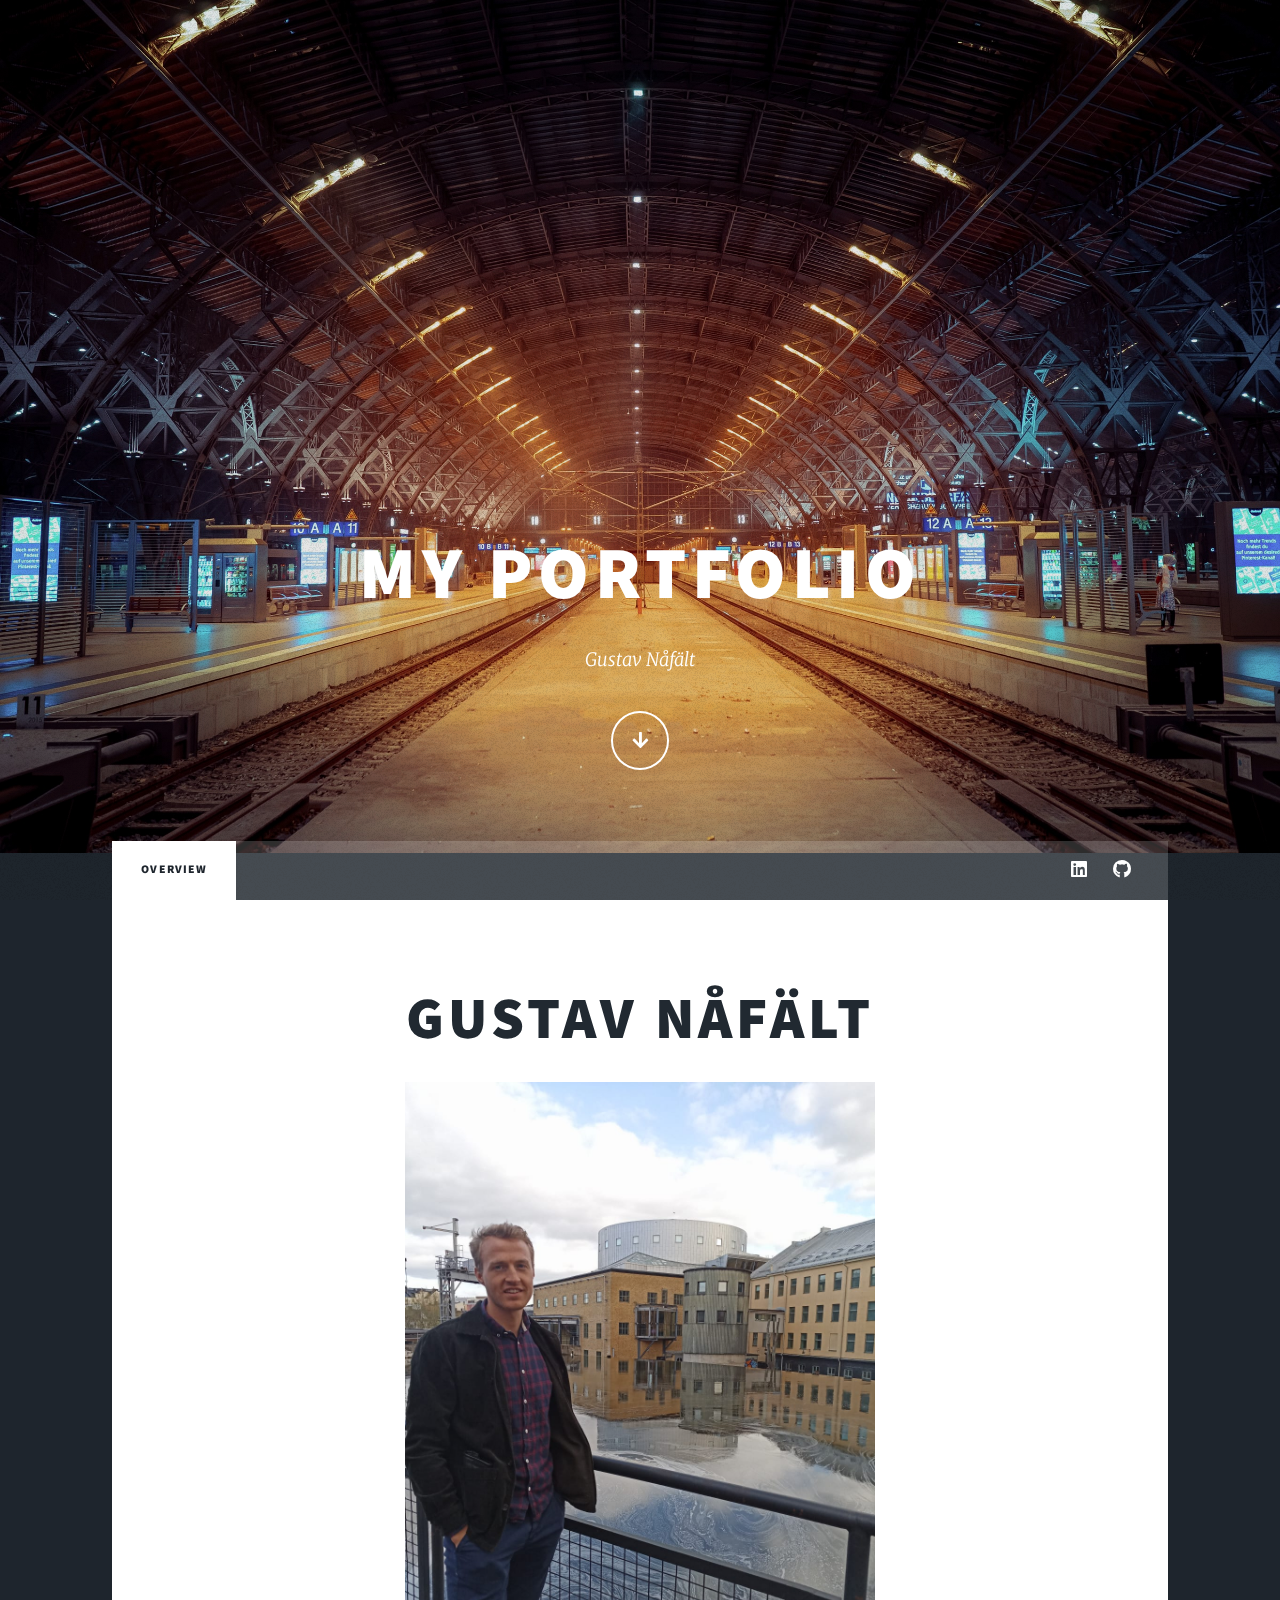
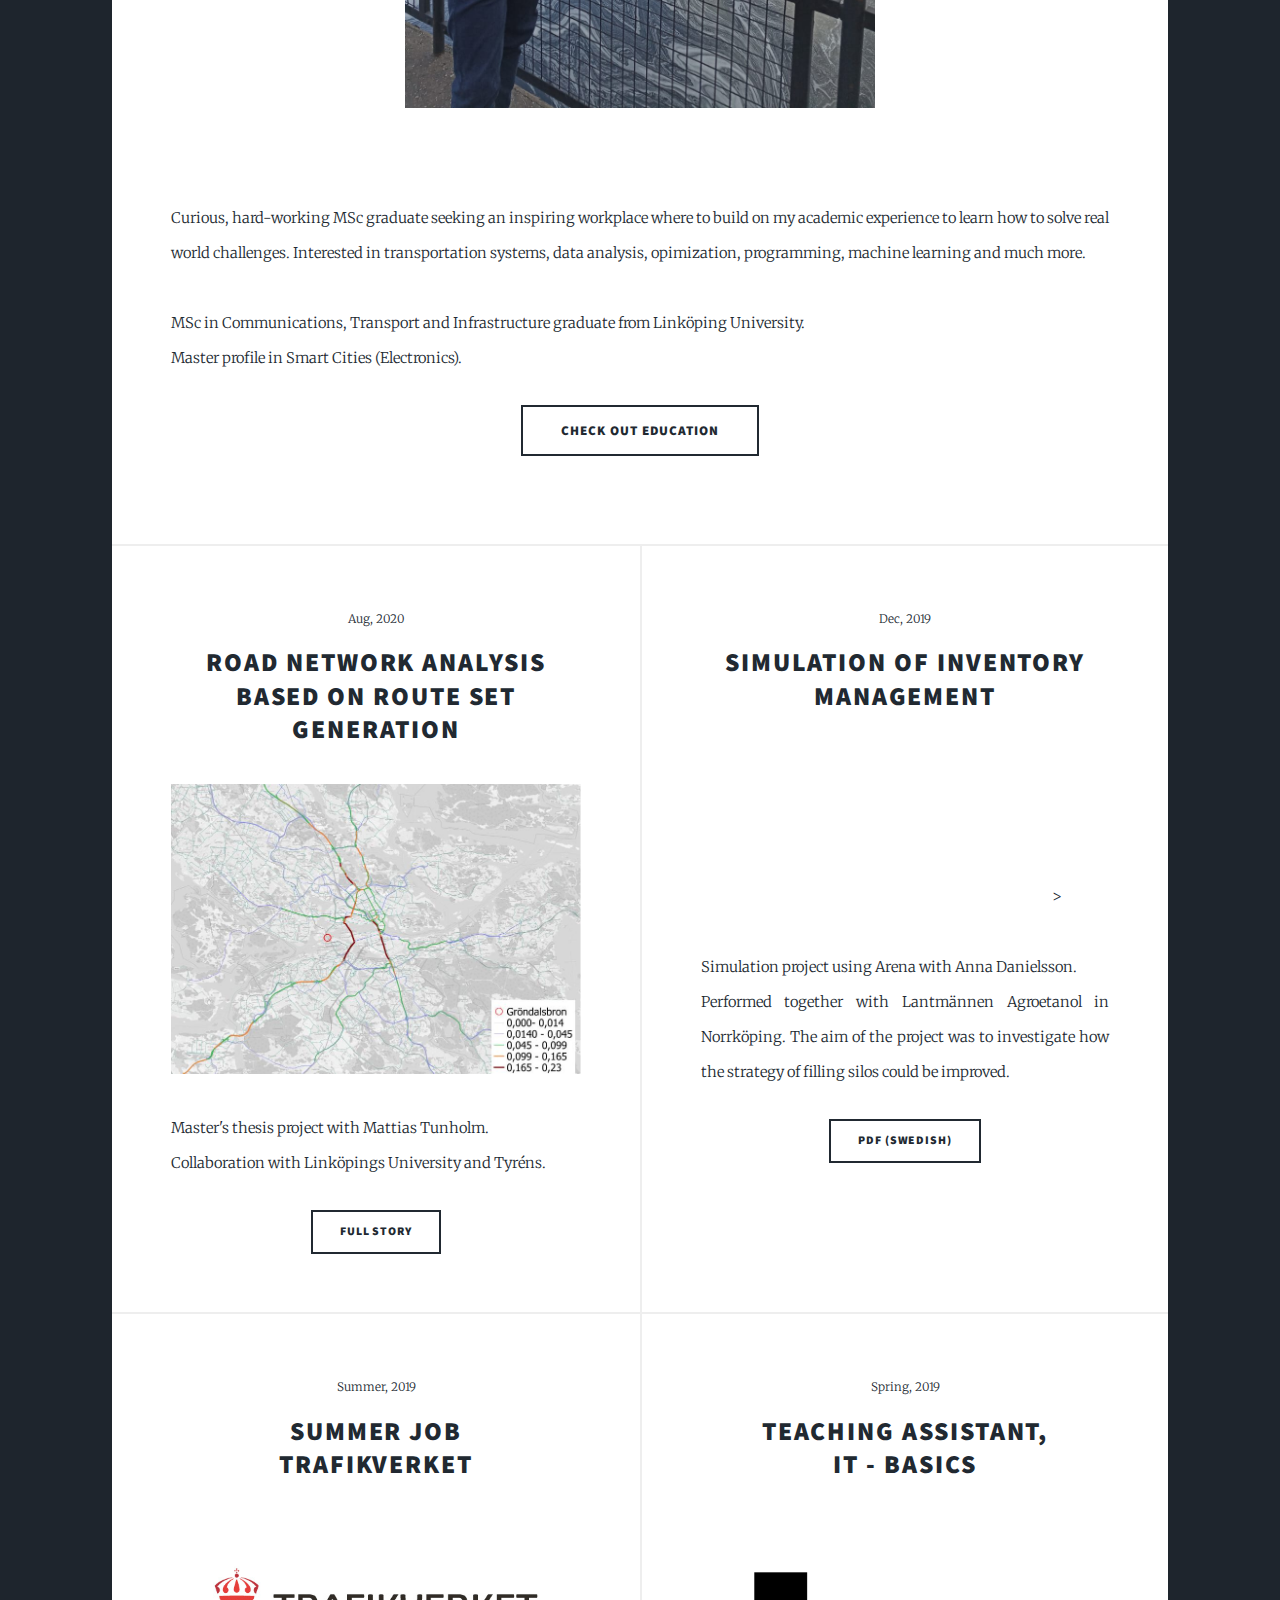
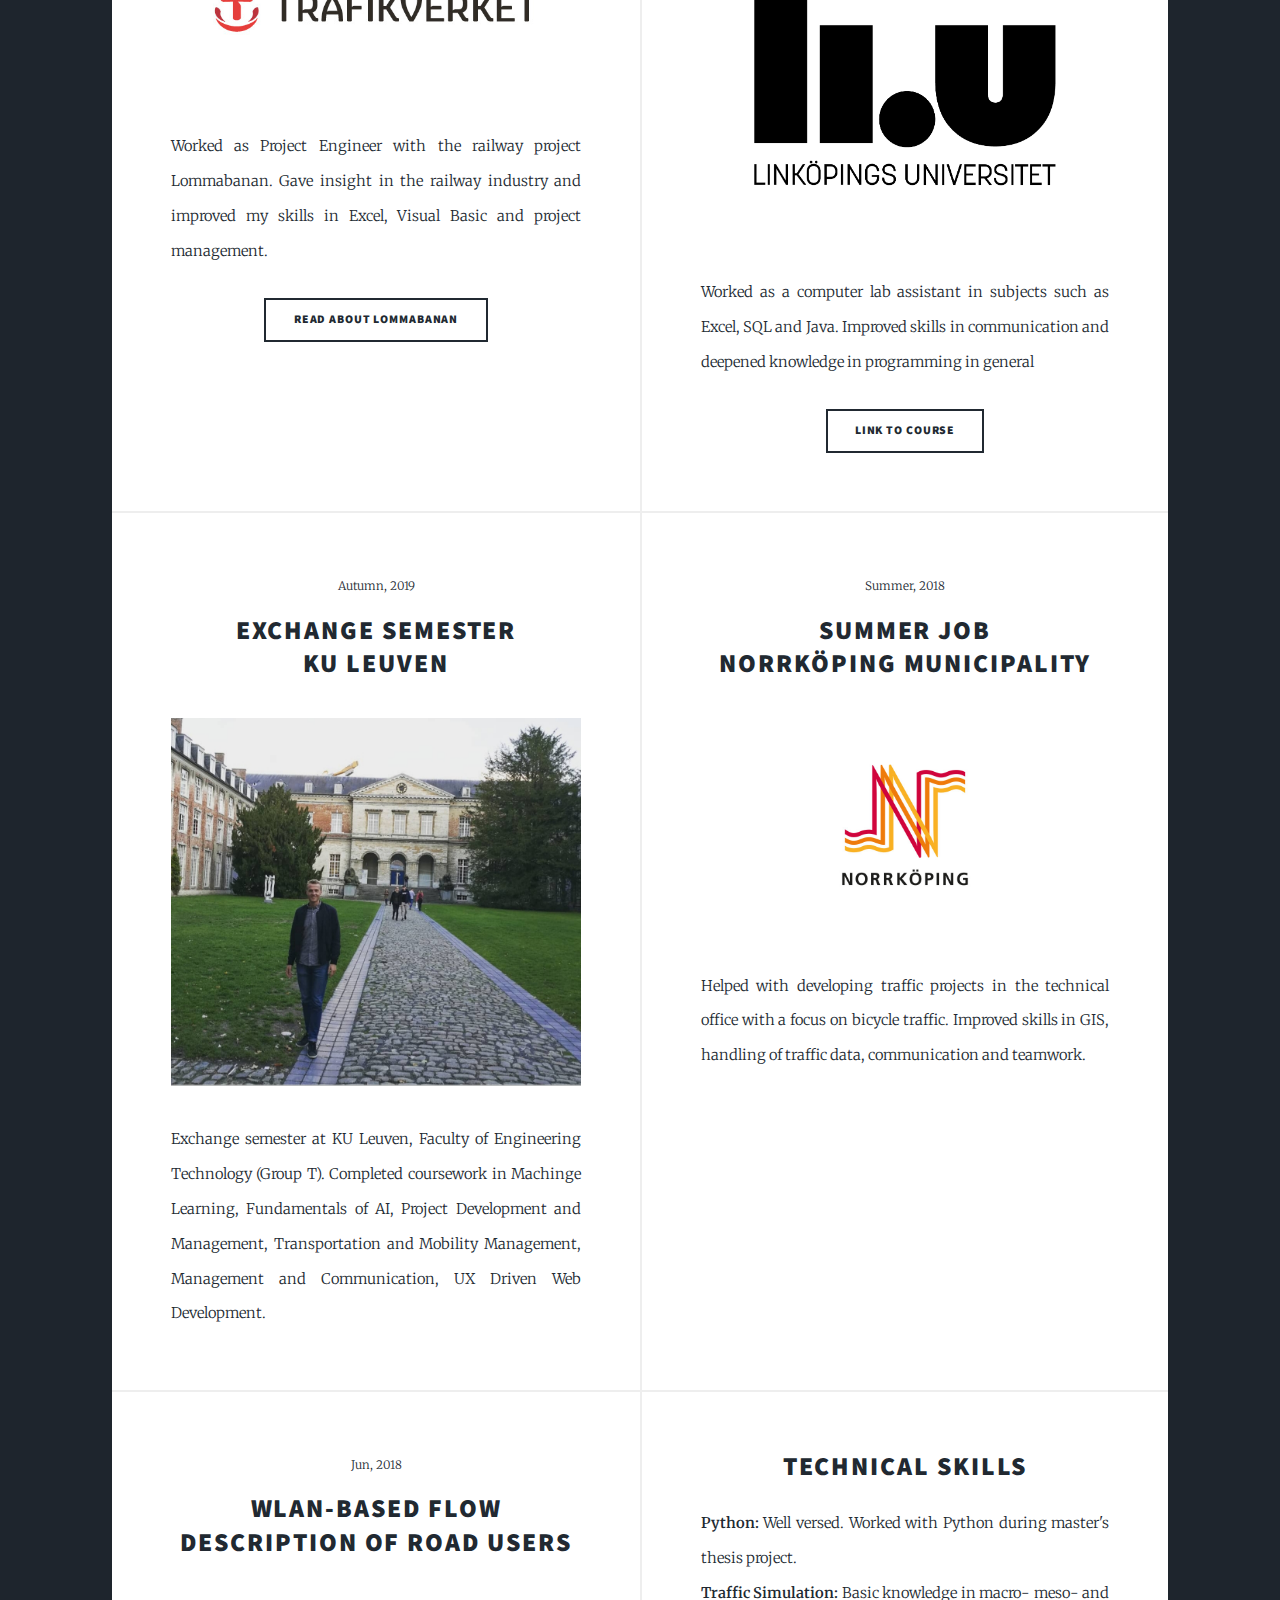
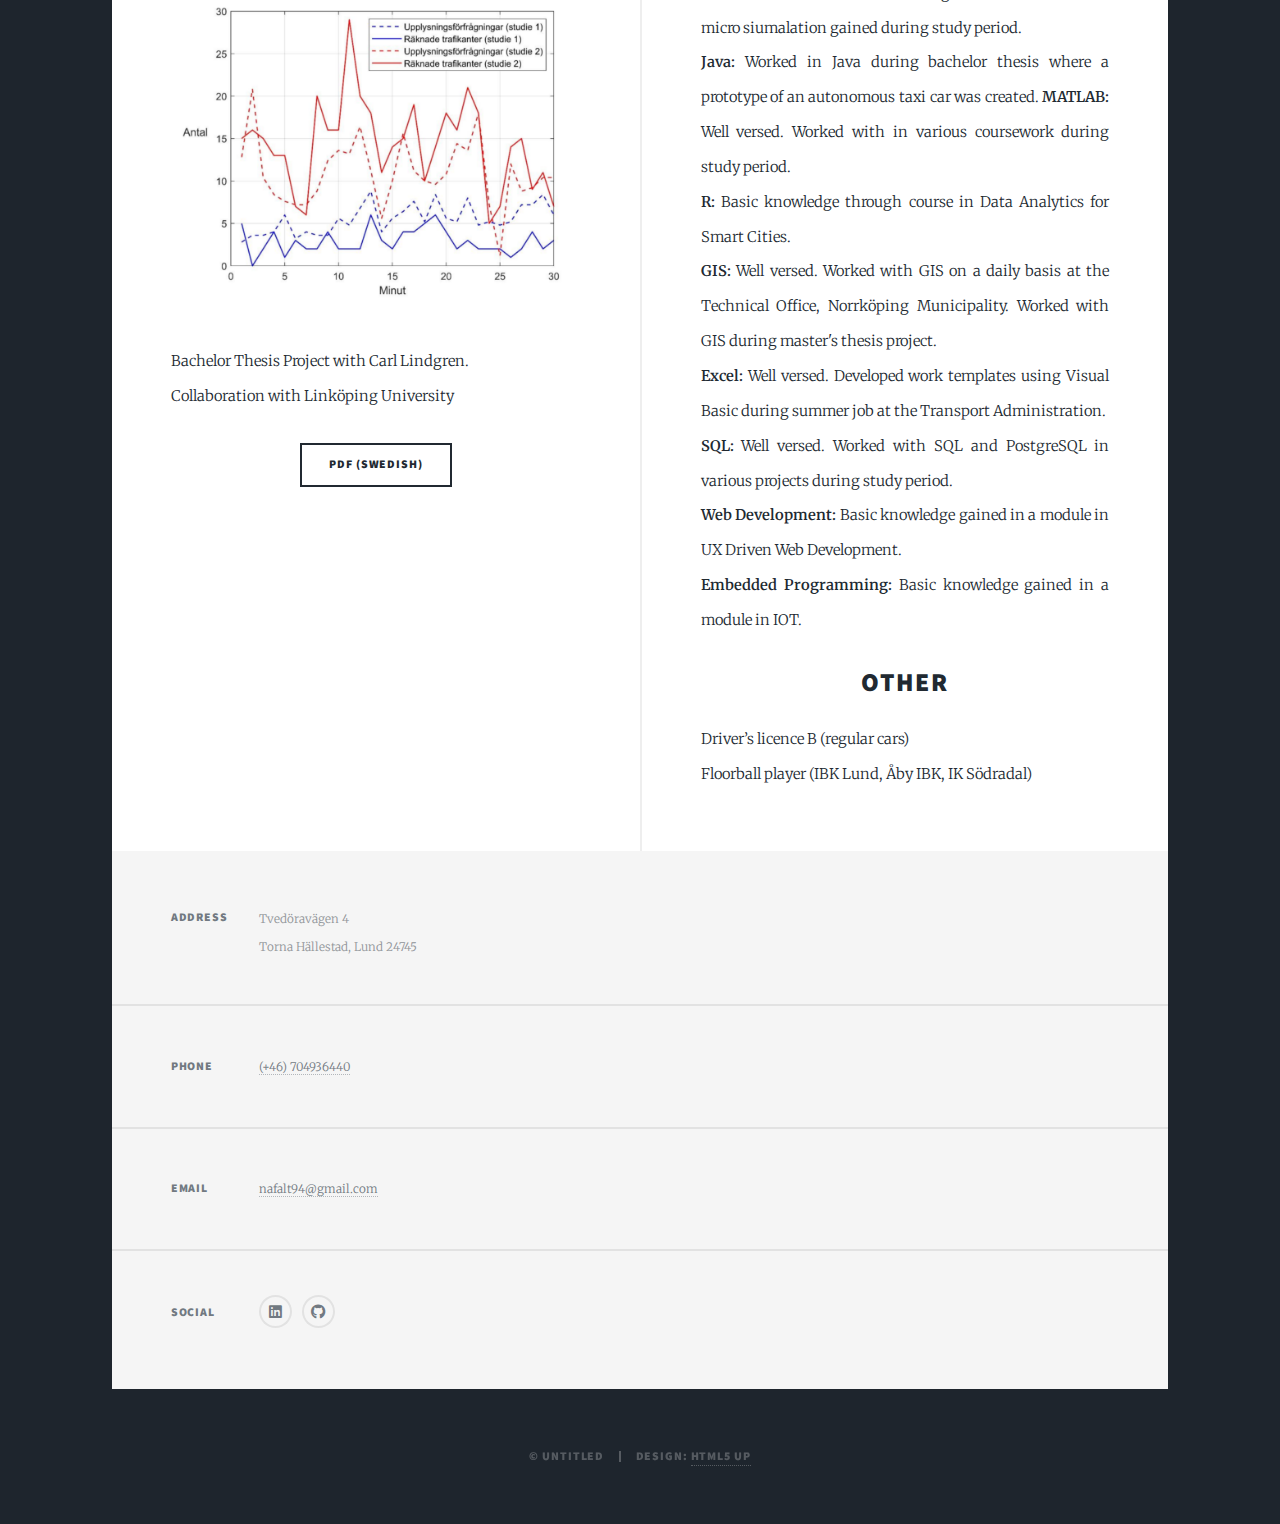
<file: index.html>
<!DOCTYPE HTML>
<!--
	Massively by HTML5 UP
	html5up.net | @ajlkn
	Free for personal and commercial use under the CCA 3.0 license (html5up.net/license)
-->
<html>
	<head>
		<title>Gustav Nåfält</title>
		<meta charset="utf-8" />
		<meta name="viewport" content="width=device-width, initial-scale=1, user-scalable=no" />
		<link rel="stylesheet" href="assets/css/main.css" />
		<noscript><link rel="stylesheet" href="assets/css/noscript.css" /></noscript>
	</head>
	<body class="is-preload">

		<!-- Wrapper -->
			<div id="wrapper" class="fade-in">

				<!-- Intro -->
					<div id="intro">
						<h1 >My portfolio</h1>
						<p>Gustav Nåfält</p>
						<ul class="actions">
							<li><a href="#header" class="button icon solid solo fa-arrow-down scrolly">Continue</a></li>
						</ul>
					</div>

				<!-- Header -->
					<header id="header">
						<a href="index.html" class="logo">This is Gustav</a>
					</header>

				<!-- Nav -->
					<nav id="nav">
						<ul class="links">
							<li class="active"><a href="index.html">Overview</a></li>
						</ul>
						<ul class="icons">
							<li><a href="https://www.linkedin.com/in/gustav-nåfält-32716b135" class="icon brands fa-linkedin"><span class="label">Instagram</span></a></li>
							<li><a href="https://github.com/nafalt94" class="icon brands fa-github"><span class="label">GitHub</span></a></li>
						</ul>
					</nav>

				<!-- Main -->
					<div id="main">

						<!-- Featured Post -->
							<article class="post featured">
								<header class="major">
									<h2><a href="#">Gustav Nåfält</a></h2>
									<a href="index.html" class="image main"><img src="images/jag_söt.jpg" alt="" /></a>
								</header>
								<p>  <br> 
									Curious, hard-working MSc graduate seeking an inspiring workplace where to build on my academic 
									experience to learn how to solve real world challenges.
									Interested in transportation systems, data analysis, opimization, programming, machine learning and much more. <br/><br/>
									MSc in Communications, Transport and Infrastructure graduate from Linköping University. <br/>
									Master profile in Smart Cities (Electronics).</p>
									<ul class="actions special">
										<li><a href="https://liu.se/utbildning/program/6ckts" class="button large">Check out education</a></li>
									</ul>
							</article>

						<!-- Posts -->
							<section class="posts">
								<article>
									<header>
										<span class="date">Aug, 2020</span>
										<h2><a href="master_thesis.html">Road Network Analysis based on Route Set Generation</a></h2>
									</header>
									<a href="#" class="image fit"><img src="images/small.jpeg" alt="" /></a>
									<p>Master's thesis project with Mattias Tunholm. <br />
										Collaboration with Linköpings University and Tyréns.</p></p>
									<ul class="actions special">
										<li><a href="master_thesis.html" class="button">Full Story</a></li>
									</ul>
								</article>
								<article>
									<header>
										<span class="date">Dec, 2019</span>
										<h2><a href="#">Simulation of Inventory Management</a></h2>
									</header>
									<a href="#" class="image fit"><iframe  src="https://www.youtube.com/embed/vw1c7dbGaZw"> </iframe> ></a>
									<p>Simulation project using Arena with Anna Danielsson. <br />
										Performed together with Lantmännen Agroetanol in Norrköping. The aim of the project was to investigate how the strategy of filling silos could be improved. </p>
									<ul class="actions special">
										<li><a href="pdfs/Slutrapport_Anna Danielsson och Gustav Nåfält.pdf" class="button">PDF (Swedish)</a></li>
									</ul>
									</article>
								<article>
									<header>
										<span class="date">Summer, 2019</span>
										<h2><a href="#">Summer Job <br/> Trafikverket</a></h2>
									</header>
									<a href="#" class="image fit" ><img src="images/trv_logo.jpg" alt=""  /></a>
									<p>Worked as Project Engineer with the railway project Lommabanan. Gave insight in the railway industry and improved my skills in Excel, Visual Basic and project management.</p>
									<ul class="actions special">
										<li><a href="https://www.trafikverket.se/nara-dig/skane/vi-bygger-och-forbattrar/Lommabanan/" class="button">Read About Lommabanan</a></li>
									</ul>
								</article>
								<article>
									<header>
										<span class="date">Spring, 2019</span>
										<h2><a href="#">Teaching assistant, <br/> IT - basics</a></h2>
									</header>
									<a href="#" class="image fit" ><img src="images/LiU_logo.png" alt=""  /></a>
									<p>Worked as a computer lab assistant in subjects such as Excel, SQL and Java. Improved skills in communication and deepened knowledge in programming in general</p>
									<ul class="actions special">
										<li><a href="https://liu.se/studieinfo/kurs/tnsl04/vt-2018" class="button">Link to course</a></li>
									</ul>
								</article>
								<article>
									<header>
										<span class="date">Autumn, 2019</span>
										<h2><a href="#">Exchange Semester <br/> KU Leuven </a></h2>
									</header>
									<a href="#" class="image fit" ><img src="images/leuven.jpg" alt=""  /></a>
									<p>Exchange semester at KU Leuven, Faculty of Engineering Technology (Group T). Completed coursework in Machinge Learning,
										 Fundamentals of AI, Project Development and Management, Transportation and Mobility Management, Management and Communication, UX Driven Web Development. </p>
								</article>
								<article>
									<header>
										<span class="date">Summer, 2018</span>
										<h2><a href="#">Summer job <br/> Norrköping Municipality</a></h2>
									</header>
									<a href="#" class="image fit" ><img src="images/nkpg_logo.jpg" alt=""  /></a>
									<p>Helped with developing traffic projects in the technical office with a focus on bicycle traffic. Improved skills in GIS, handling of traffic data, communication and teamwork.</p>
									
								</article>
								<article>
									<header>
										<span class="date">Jun, 2018</span>
										<h2><a href="#">WLAN-based flow description of road users</a></h2>
									</header>
									<a href="#" class="image fit"><img src="images/bild_wlan.PNG" alt="" /></a>
									<p>Bachelor Thesis Project with Carl Lindgren.</br>
									Collaboration with Linköping University </p>
									<ul class="actions special">
										<li><a href="pdfs/WLAN-baserad flödesbeskrivning av vägtrafikanter.pdf" class="button">PDF (Swedish)</a></li>
									</ul>
								</article>
								<article>
									<header>
										<h2><a href="#">Technical Skills</a></h2>
									</header>
									
										<p><b>Python:</b> Well versed. Worked with Python during master's thesis project.  <br/>
										<b>Traffic  Simulation:</b> Basic knowledge in macro- meso- and micro siumalation gained during study period.<br/>
										<b>Java:</b> Worked in Java during bachelor thesis where a prototype of an autonomous taxi car was created. 
										<b>MATLAB:</b> Well versed. Worked with in various coursework during study period. <br/>
										<b>R:</b> Basic knowledge through course in Data Analytics for Smart Cities. <br/>
										<b>GIS:</b> Well versed. Worked with GIS on a daily basis at the Technical Office, Norrköping Municipality. Worked with GIS during master's thesis project. <br/>
										<b>Excel:</b> Well versed. Developed work templates using Visual Basic during summer job at the Transport Administration.  <br/>
										<b>SQL:</b> Well versed. Worked with SQL and PostgreSQL in various projects during study period.<br/>
										<b>Web Development:</b> Basic knowledge gained in a module in UX Driven Web Development. <br/>
										<b>Embedded Programming:</b> Basic knowledge gained in a module in IOT.		
										</p>
									
										<header>
										<h2><a href="#">Other</a></h2>
									</header>
									<p>Driver’s licence B (regular cars) </br>
									Floorball player (IBK Lund, Åby IBK, IK Södradal) </p>
								</article>
							</section>

						<!-- Footer -->
							

					</div>

				<!-- Footer -->
					<footer id="footer">
						<section class="split contact">
							<section class="alt">
								<h3>Address</h3>
								<p>Tvedöravägen 4<br />
								Torna Hällestad, Lund 24745 </p>
							</section>
							<section>
								<h3>Phone</h3>
								<p><a href="#">(+46) 704936440</a></p>
							</section>
							<section>
								<h3>Email</h3>
								<p><a href="#">nafalt94@gmail.com</a></p>
							</section>
							<section>
								<h3>Social</h3>
								<ul class="icons alt">
									<li><a href="https://www.linkedin.com/in/gustav-nåfält-32716b135" class="icon brands fa-linkedin"><span class="label">Instagram</span></a></li>
							<li><a href="https://github.com/nafalt94" class="icon brands fa-github"><span class="label">GitHub</span></a></li>
								</ul>
							</section>
						</section>
					</footer>

				<!-- Copyright -->
					<div id="copyright">
						<ul><li>&copy; Untitled</li><li>Design: <a href="https://html5up.net">HTML5 UP</a></li></ul>
					</div>

			</div>

		<!-- Scripts -->
			<script src="assets/js/jquery.min.js"></script>
			<script src="assets/js/jquery.scrollex.min.js"></script>
			<script src="assets/js/jquery.scrolly.min.js"></script>
			<script src="assets/js/browser.min.js"></script>
			<script src="assets/js/breakpoints.min.js"></script>
			<script src="assets/js/util.js"></script>
			<script src="assets/js/main.js"></script>

	</body>
</html>
</file>
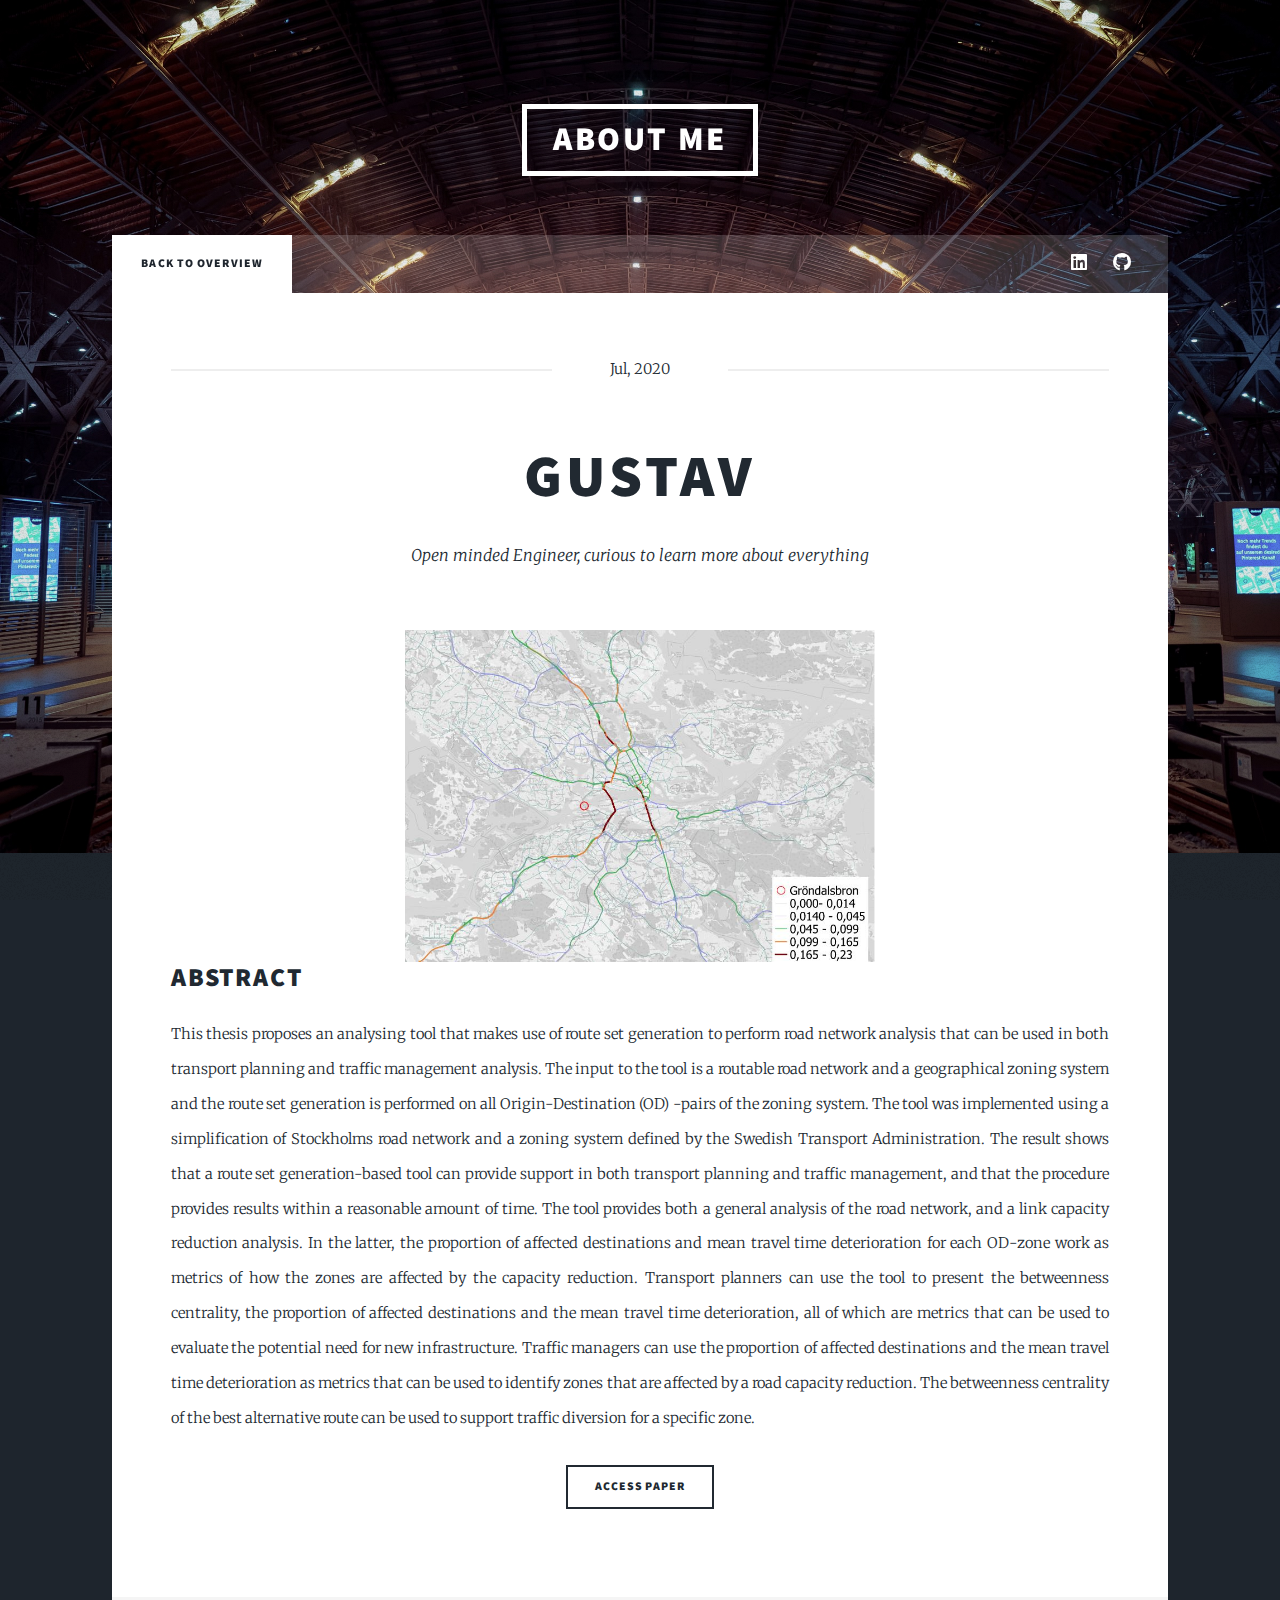
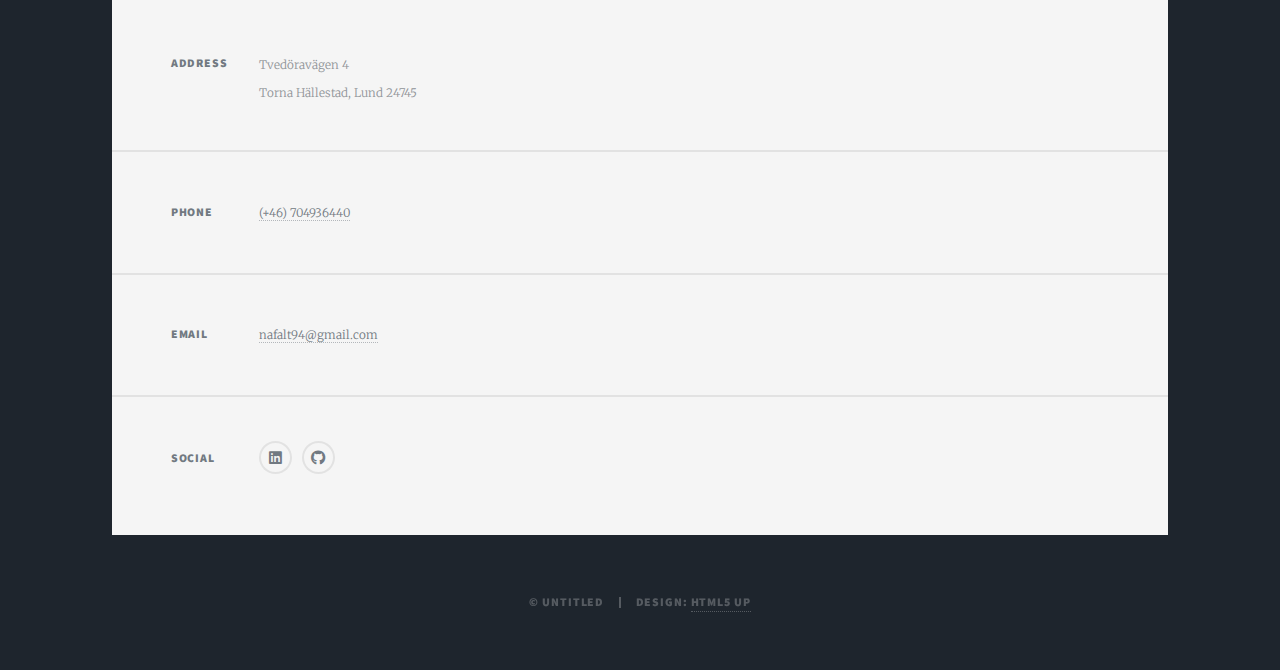
<file: about_me.html>
<!DOCTYPE HTML>
<!--
	Massively by HTML5 UP
	html5up.net | @ajlkn
	Free for personal and commercial use under the CCA 3.0 license (html5up.net/license)
-->
<html>
	<head>
		<title>About me</title>
		<meta charset="utf-8" />
		<meta name="viewport" content="width=device-width, initial-scale=1, user-scalable=no" />
		<link rel="stylesheet" href="assets/css/main.css" />
		<noscript><link rel="stylesheet" href="assets/css/noscript.css" /></noscript>
	</head>
	<body class="is-preload">

		<!-- Wrapper -->
			<div id="wrapper">

				<!-- Header -->
					<header id="header">
						<a href="about_me.html" class="logo">About me</a>
					</header>

				<!-- Nav -->
					<!-- Nav -->
					<nav id="nav">
						<ul class="links">
							<li class="active"><a href="index.html">Back to Overview</a></li>
						</ul>
						<ul class="icons">
							<li><a href="https://www.linkedin.com/in/gustav-nåfält-32716b135" class="icon brands fa-linkedin"><span class="label">Instagram</span></a></li>
							<li><a href="https://github.com/nafalt94" class="icon brands fa-github"><span class="label">GitHub</span></a></li>
						</ul>
					</nav>

				<!-- Main -->
					<div id="main">

						<!-- Post -->
							<section class="post">
								<header class="major">
									<span class="date">Jul, 2020</span>
									<h1>Gustav </h1>
									<p>Open minded Engineer, curious to learn more about everything</p>
								</header>
                                <div class="image main"><img src="images/small.jpeg" alt="" /></div>
                                <h2>Abstract</h2>
								<p>This thesis proposes an analysing tool that makes use of route set generation to perform road network analysis that can be used in both transport planning and traffic management analysis. The input to the tool is a routable road network and a geographical zoning system and the route set generation is performed on all Origin-Destination (OD) -pairs of the zoning system. The tool was implemented using a simplification of Stockholms road network and a zoning system defined by the Swedish Transport Administration. The result shows that a route set generation-based tool can provide support in both transport planning and traffic management, and that the procedure provides results within a reasonable amount of time. The tool provides both a general analysis of the road network, and a link capacity reduction analysis. In the latter, the proportion of affected destinations and mean travel time deterioration for each OD-zone work as metrics of how the zones are affected by the capacity reduction. Transport planners can use the tool to present the betweenness centrality, the proportion of affected destinations and the mean travel time deterioration, all of which are metrics that can be used to evaluate the potential need for new infrastructure. Traffic managers can use the proportion of affected destinations and the mean travel time deterioration as metrics that can be used to identify zones that are affected by a road capacity reduction. The betweenness centrality of the best alternative route can be used to support traffic diversion for a specific zone.</p>
								<ul class="actions special">
                                    <li><a href="https://www.diva-portal.org/smash/record.jsf?pid=diva2%3A1458292&dswid=-1933" class="button">Access paper</a></li>
                                </ul>
							</section>

					</div>

				<!-- Footer -->
                <footer id="footer">
                    <section class="split contact">
                        <section class="alt">
                            <h3>Address</h3>
                            <p>Tvedöravägen 4<br />
                            Torna Hällestad, Lund 24745 </p>
                        </section>
                        <section>
                            <h3>Phone</h3>
                            <p><a href="#">(+46) 704936440</a></p>
                        </section>
                        <section>
                            <h3>Email</h3>
                            <p><a href="#">nafalt94@gmail.com</a></p>
                        </section>
                        <section>
                            <h3>Social</h3>
                            <ul class="icons alt">
                                <li><a href="https://www.linkedin.com/in/gustav-nåfält-32716b135" class="icon brands fa-linkedin"><span class="label">Instagram</span></a></li>
                        <li><a href="https://github.com/nafalt94" class="icon brands fa-github"><span class="label">GitHub</span></a></li>
                            </ul>
                        </section>
                    </section>
                </footer>

				<!-- Copyright -->
					<div id="copyright">
						<ul><li>&copy; Untitled</li><li>Design: <a href="https://html5up.net">HTML5 UP</a></li></ul>
					</div>

			</div>

		<!-- Scripts -->
			<script src="assets/js/jquery.min.js"></script>
			<script src="assets/js/jquery.scrollex.min.js"></script>
			<script src="assets/js/jquery.scrolly.min.js"></script>
			<script src="assets/js/browser.min.js"></script>
			<script src="assets/js/breakpoints.min.js"></script>
			<script src="assets/js/util.js"></script>
			<script src="assets/js/main.js"></script>

	</body>
</html>
</file>
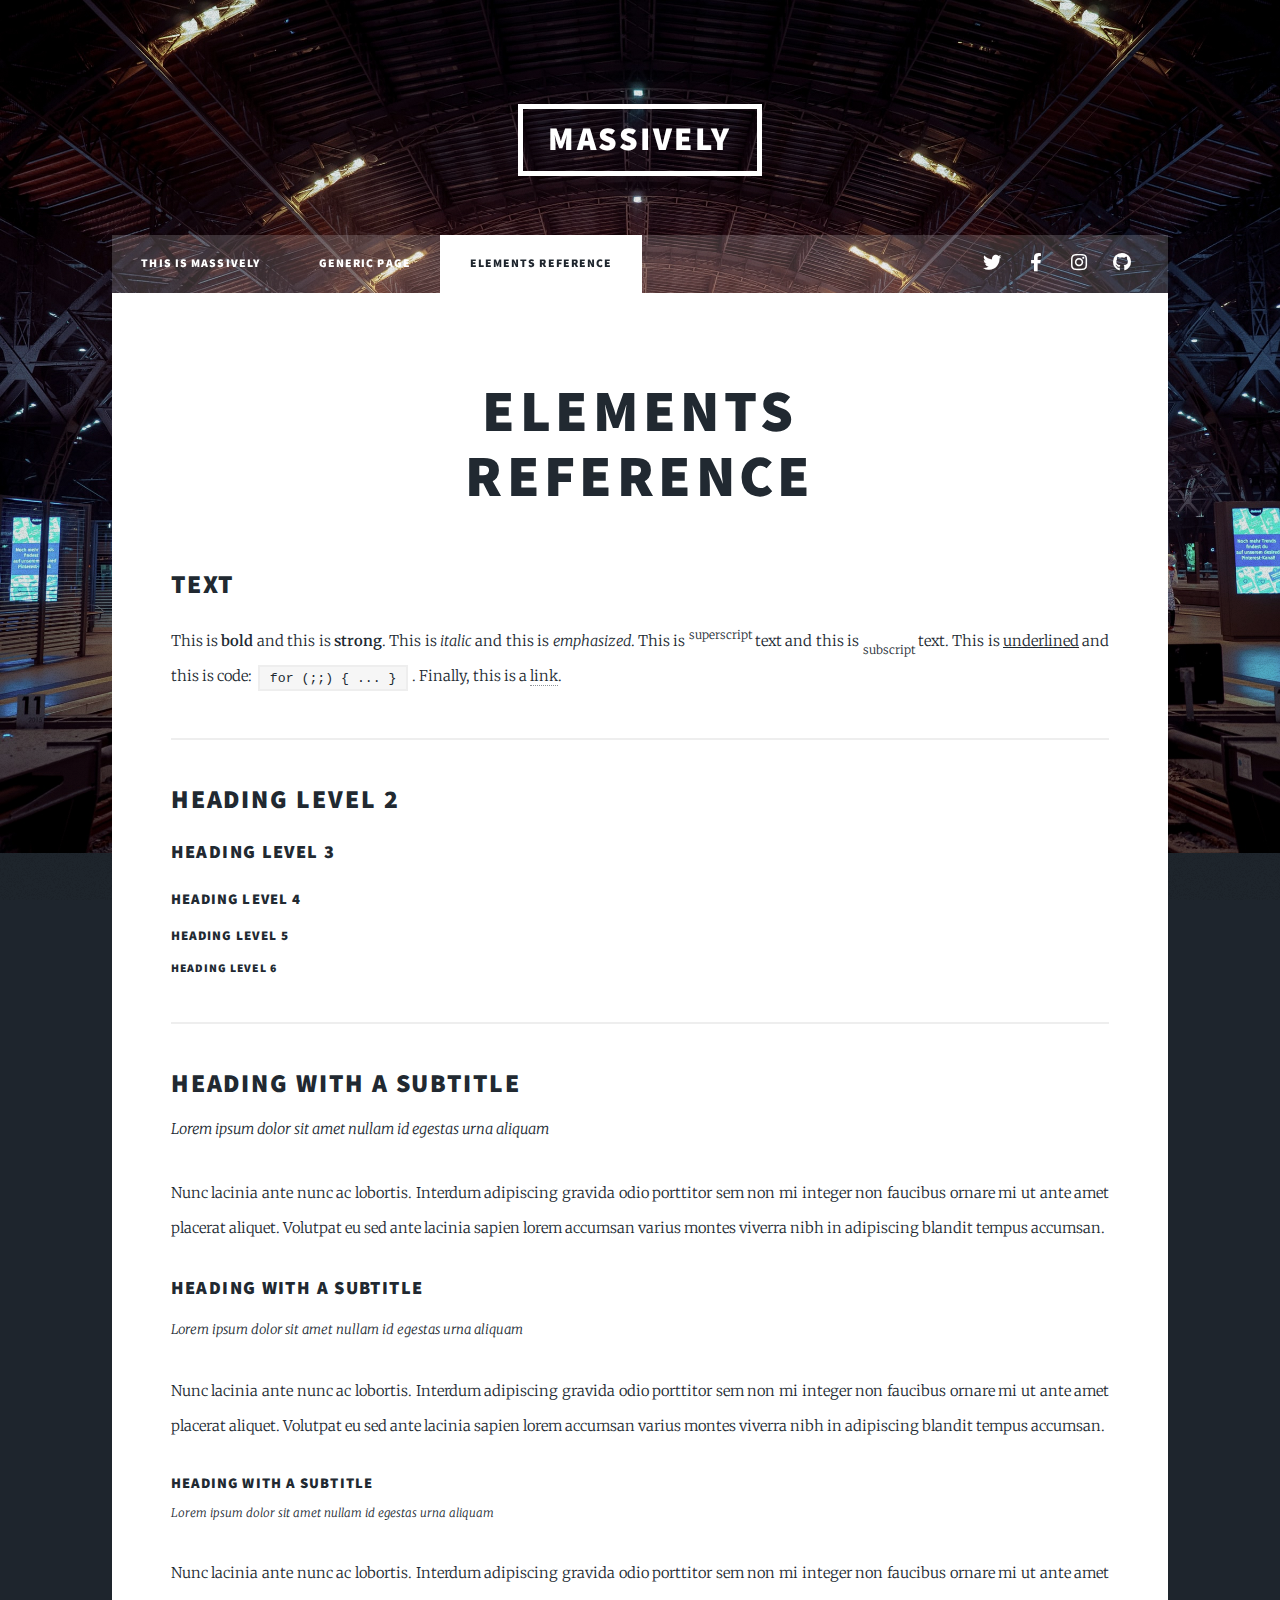
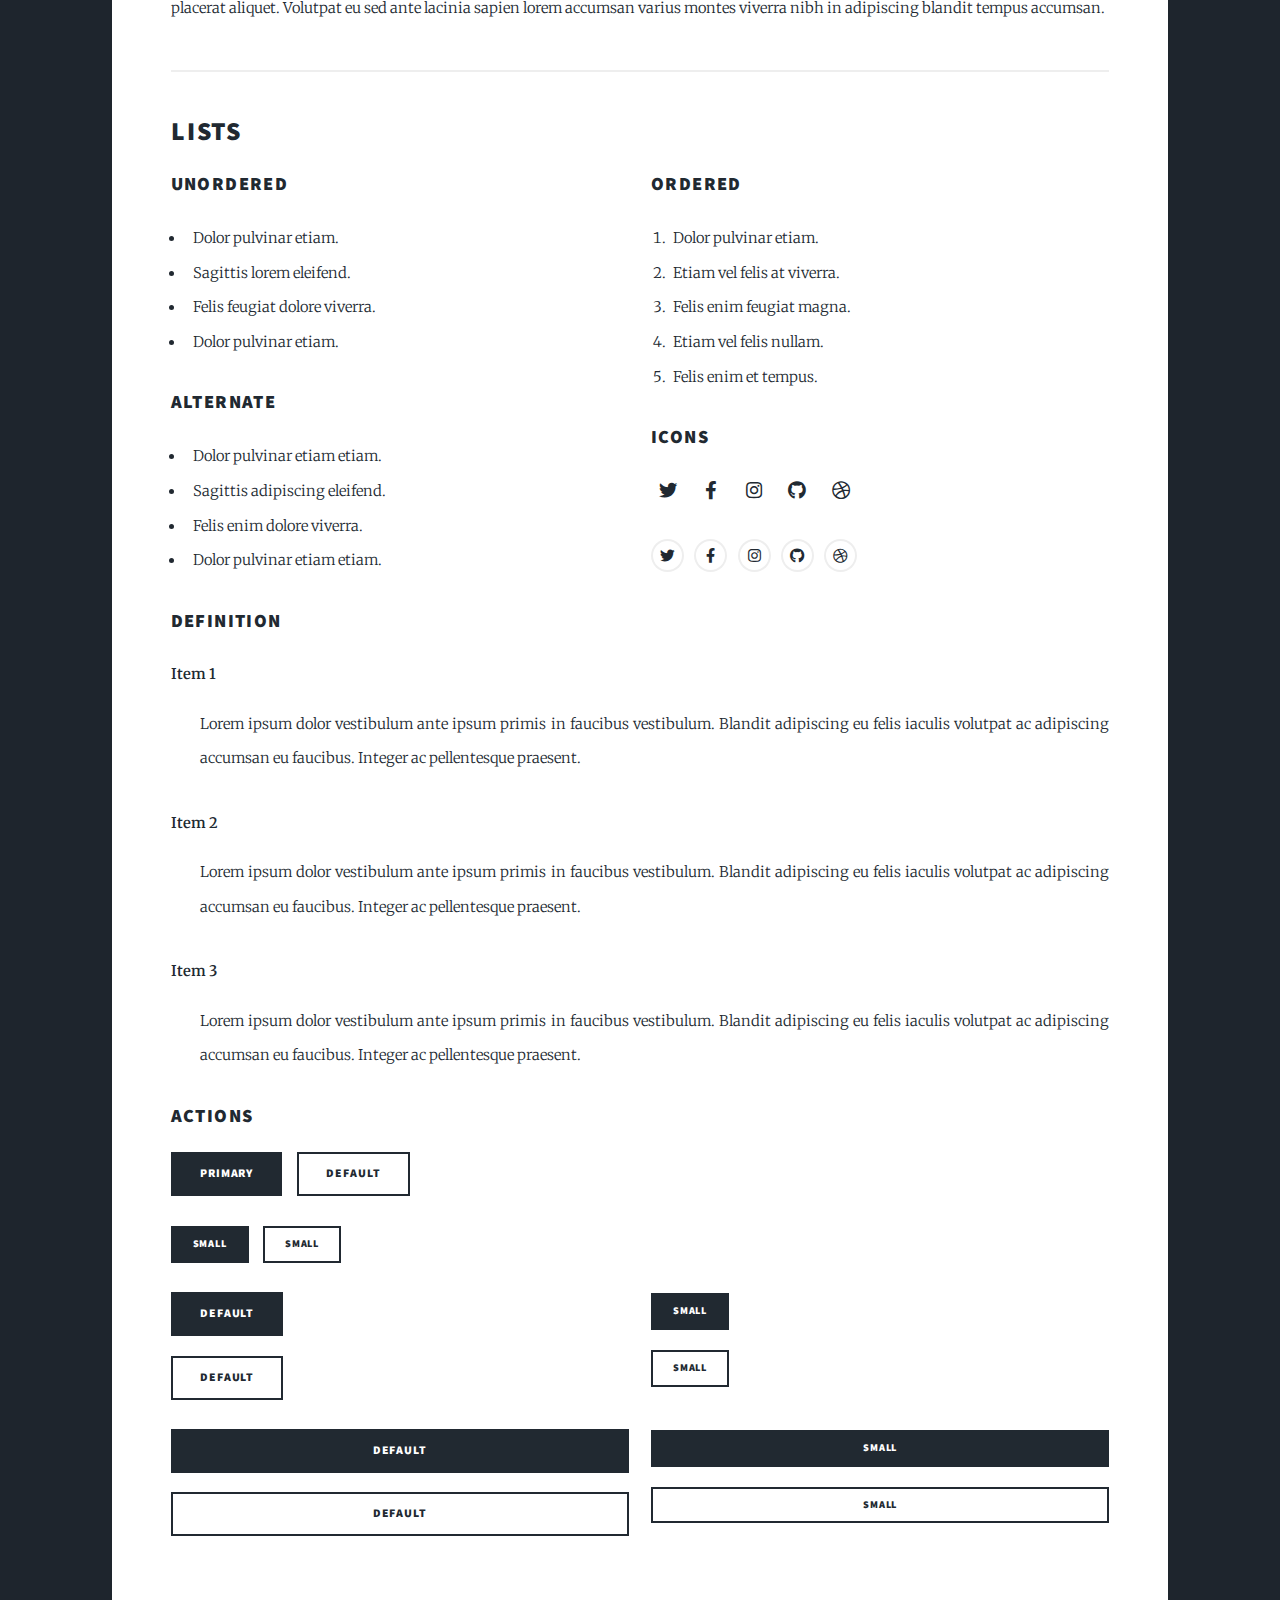
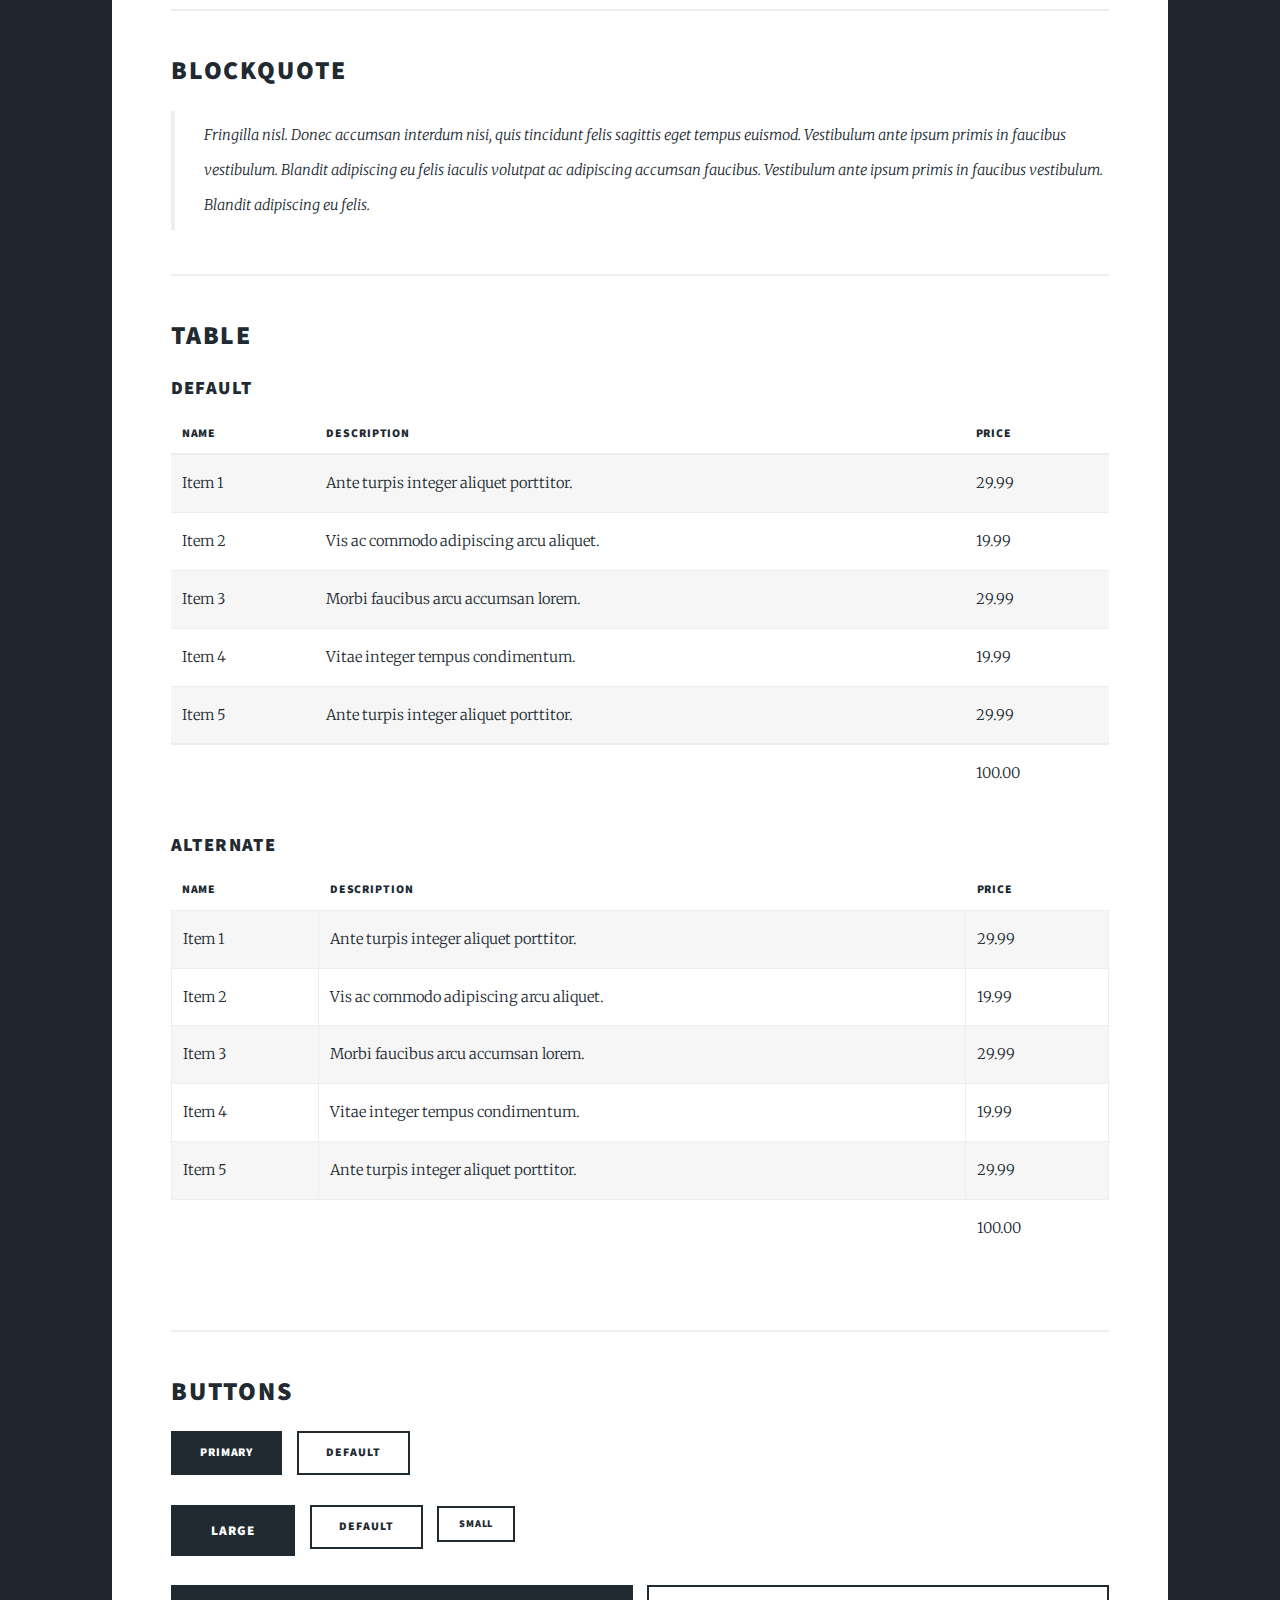
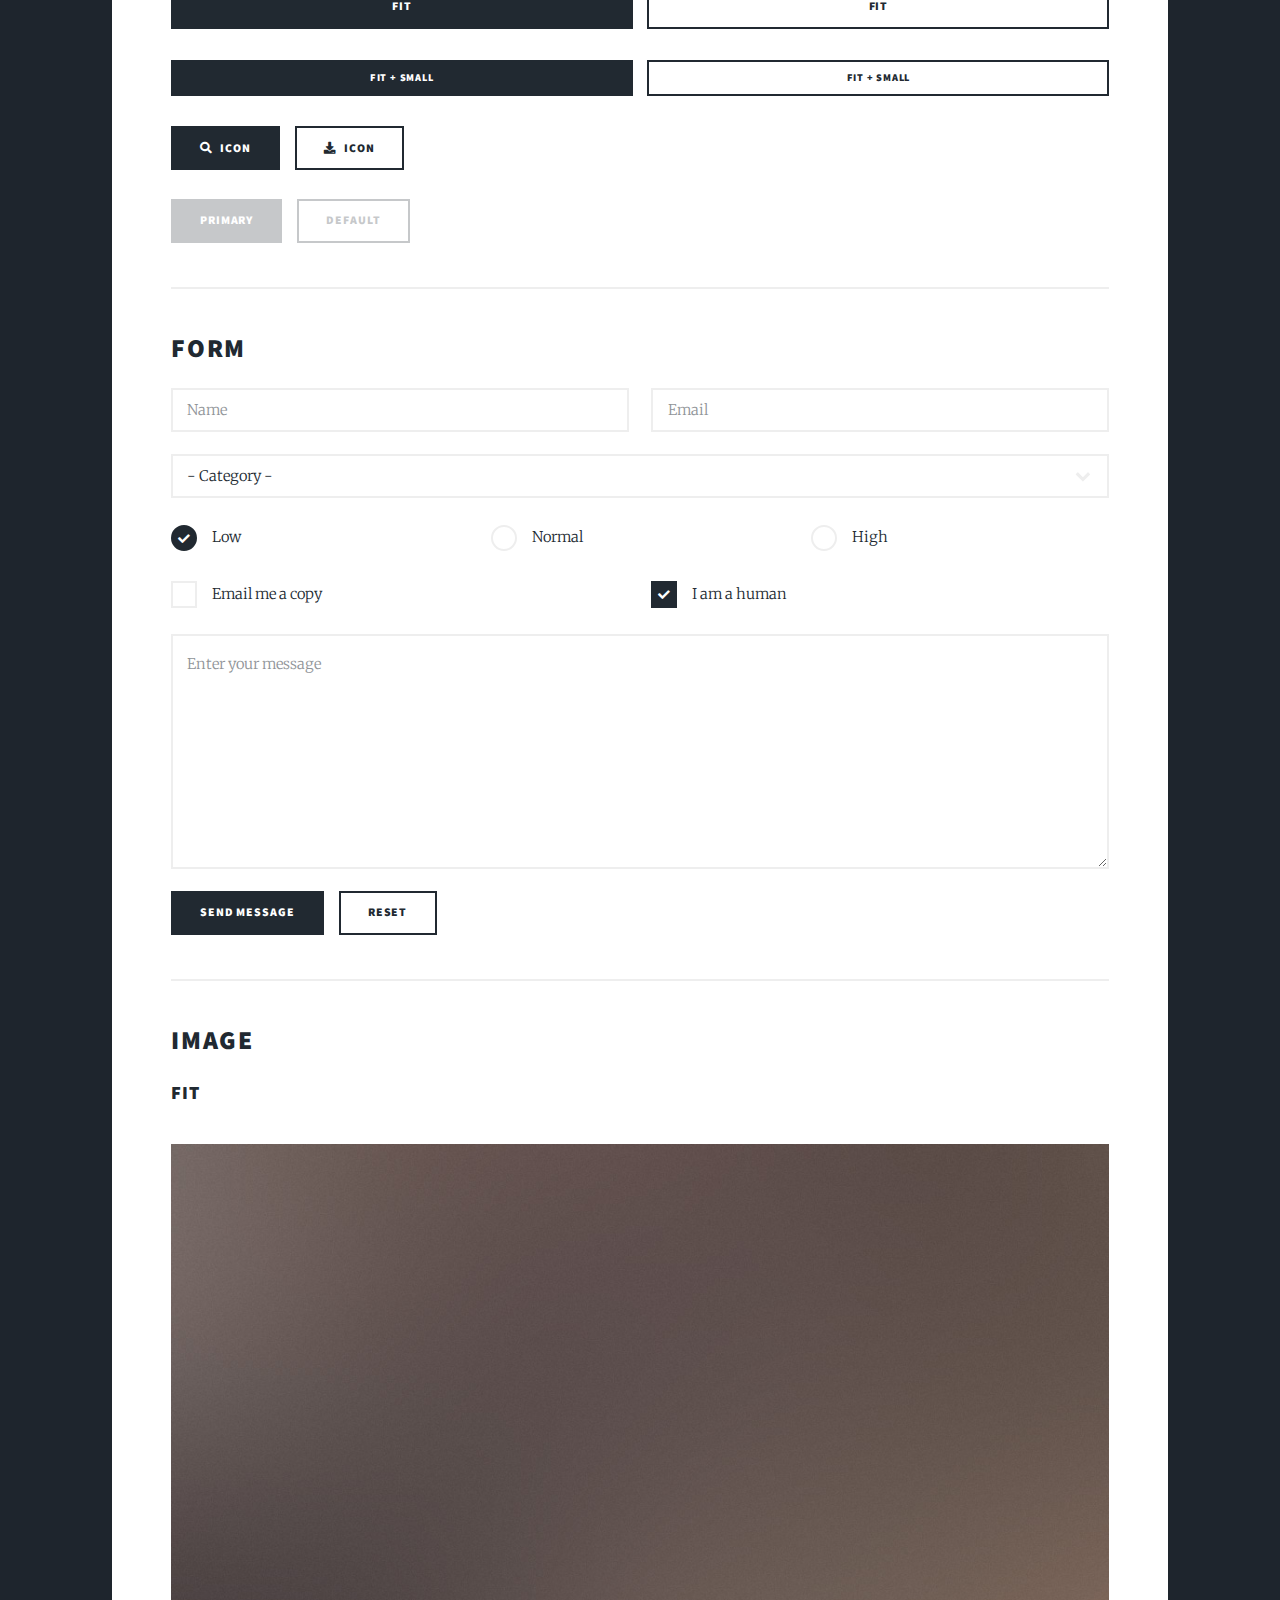
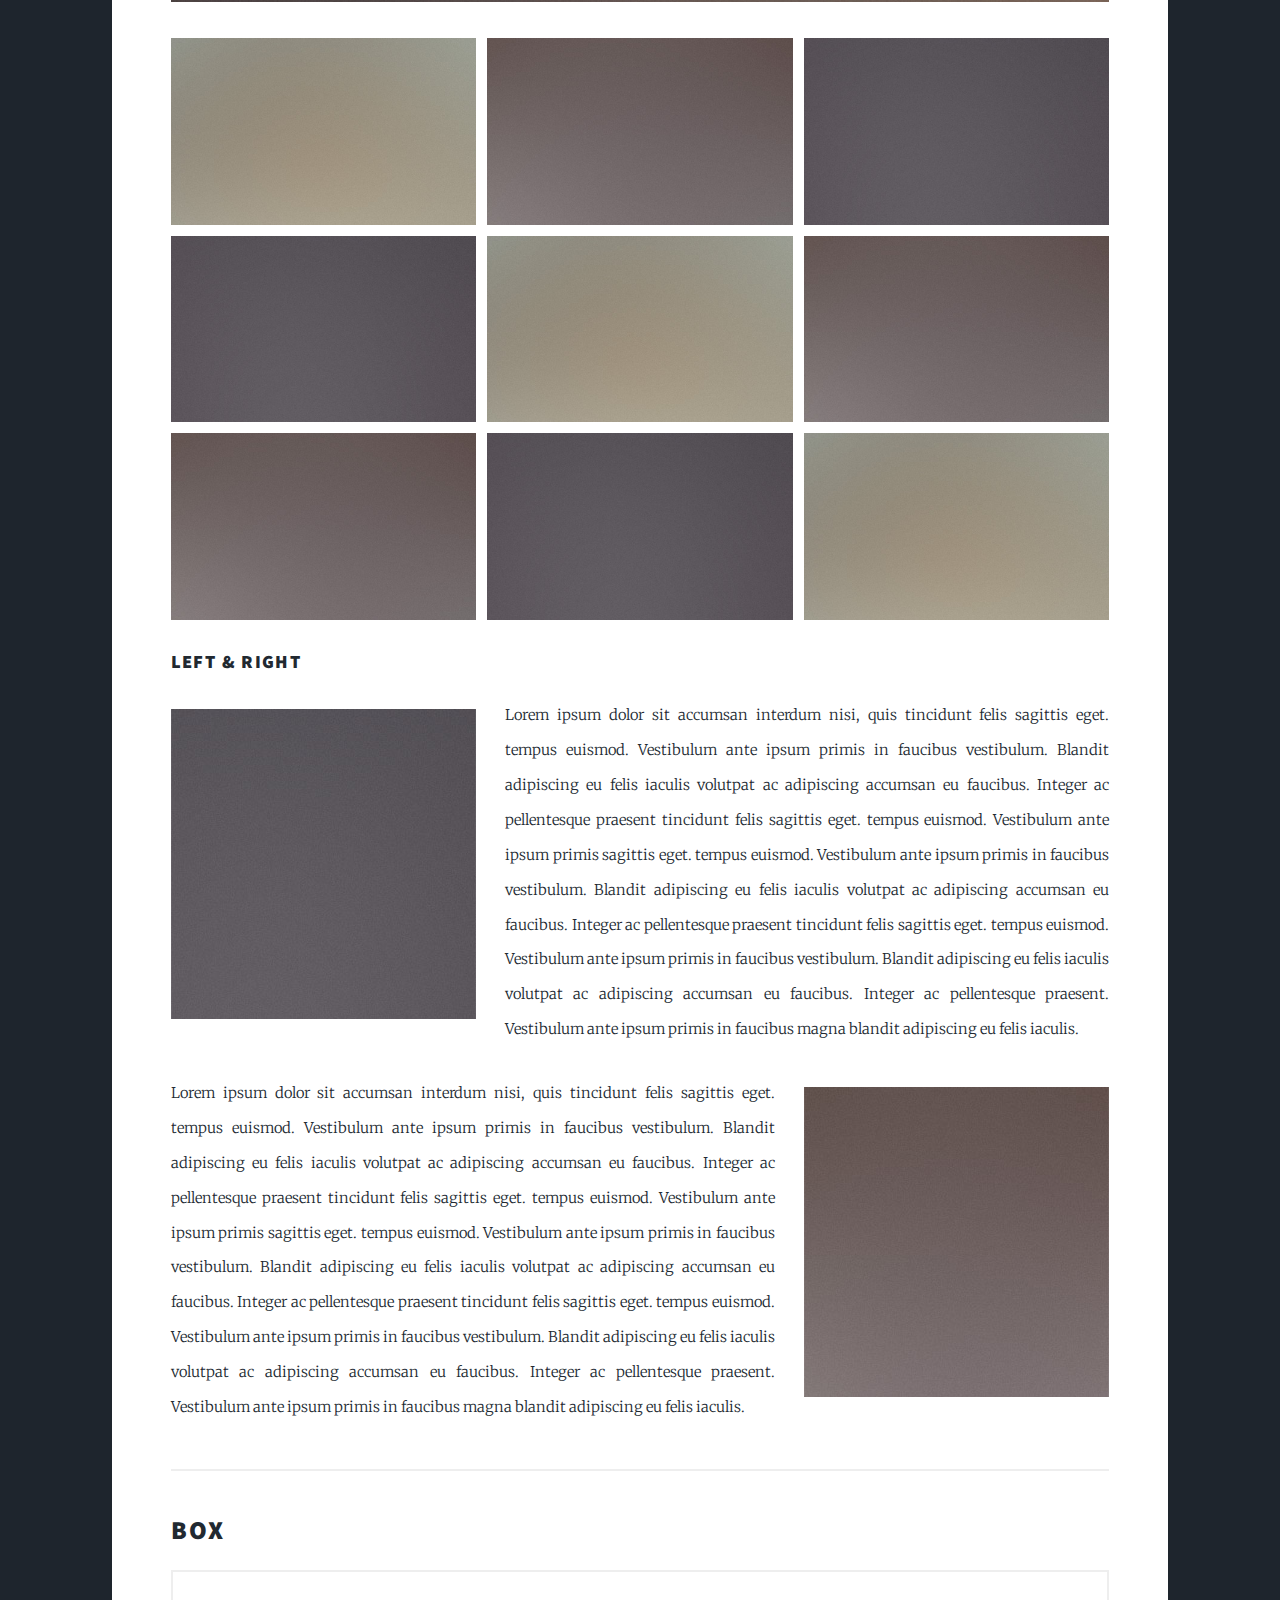
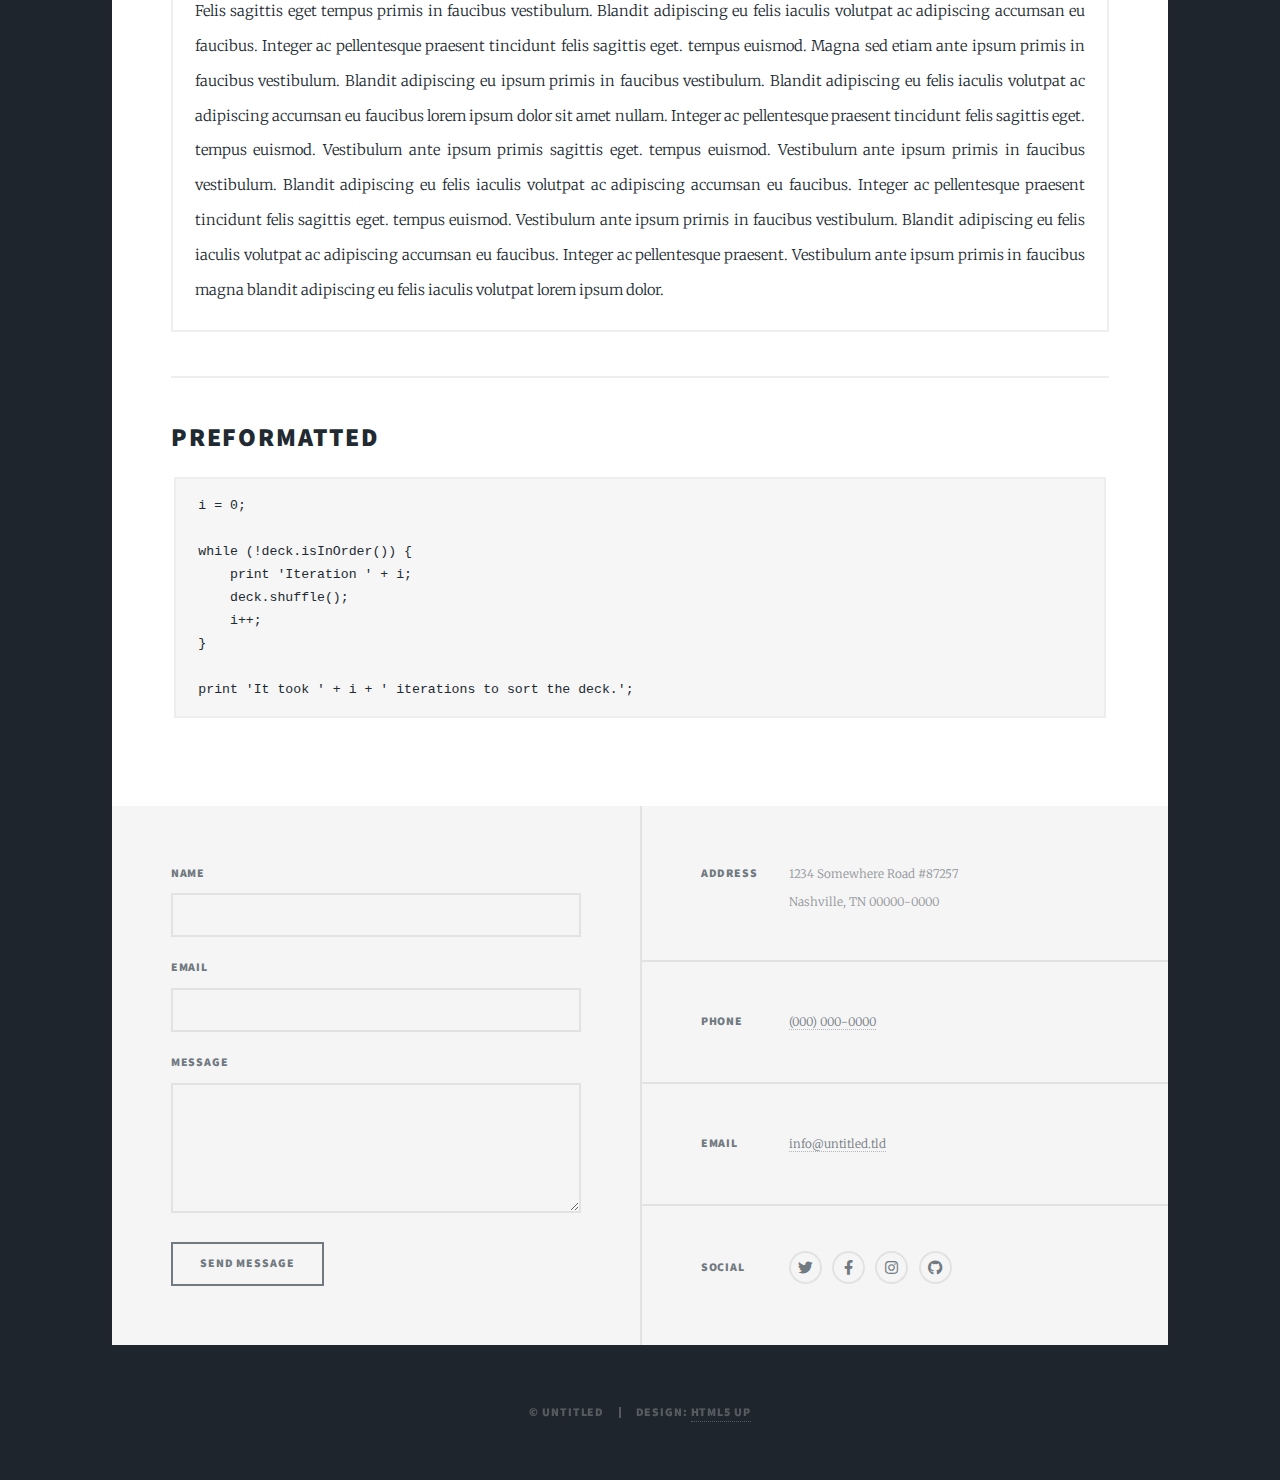
<file: elements.html>
<!DOCTYPE HTML>
<!--
	Massively by HTML5 UP
	html5up.net | @ajlkn
	Free for personal and commercial use under the CCA 3.0 license (html5up.net/license)
-->
<html>
	<head>
		<title>Elements Reference - Massively by HTML5 UP</title>
		<meta charset="utf-8" />
		<meta name="viewport" content="width=device-width, initial-scale=1, user-scalable=no" />
		<link rel="stylesheet" href="assets/css/main.css" />
		<noscript><link rel="stylesheet" href="assets/css/noscript.css" /></noscript>
	</head>
	<body class="is-preload">

		<!-- Wrapper -->
			<div id="wrapper">

				<!-- Header -->
					<header id="header">
						<a href="index.html" class="logo">Massively</a>
					</header>

				<!-- Nav -->
					<nav id="nav">
						<ul class="links">
							<li><a href="index.html">This is Massively</a></li>
							<li><a href="generic.html">Generic Page</a></li>
							<li class="active"><a href="elements.html">Elements Reference</a></li>
						</ul>
						<ul class="icons">
							<li><a href="#" class="icon brands fa-twitter"><span class="label">Twitter</span></a></li>
							<li><a href="#" class="icon brands fa-facebook-f"><span class="label">Facebook</span></a></li>
							<li><a href="#" class="icon brands fa-instagram"><span class="label">Instagram</span></a></li>
							<li><a href="#" class="icon brands fa-github"><span class="label">GitHub</span></a></li>
						</ul>
					</nav>

				<!-- Main -->
					<div id="main">

						<!-- Post -->
							<section class="post">
								<header class="major">
									<h1>Elements<br />
									Reference</h1>
								</header>

								<!-- Text stuff -->
									<h2>Text</h2>
									<p>This is <b>bold</b> and this is <strong>strong</strong>. This is <i>italic</i> and this is <em>emphasized</em>.
									This is <sup>superscript</sup> text and this is <sub>subscript</sub> text.
									This is <u>underlined</u> and this is code: <code>for (;;) { ... }</code>.
									Finally, this is a <a href="#">link</a>.</p>
									<hr />
									<h2>Heading Level 2</h2>
									<h3>Heading Level 3</h3>
									<h4>Heading Level 4</h4>
									<h5>Heading Level 5</h5>
									<h6>Heading Level 6</h6>
									<hr />
									<header>
										<h2>Heading with a Subtitle</h2>
										<p>Lorem ipsum dolor sit amet nullam id egestas urna aliquam</p>
									</header>
									<p>Nunc lacinia ante nunc ac lobortis. Interdum adipiscing gravida odio porttitor sem non mi integer non faucibus ornare mi ut ante amet placerat aliquet. Volutpat eu sed ante lacinia sapien lorem accumsan varius montes viverra nibh in adipiscing blandit tempus accumsan.</p>
									<header>
										<h3>Heading with a Subtitle</h3>
										<p>Lorem ipsum dolor sit amet nullam id egestas urna aliquam</p>
									</header>
									<p>Nunc lacinia ante nunc ac lobortis. Interdum adipiscing gravida odio porttitor sem non mi integer non faucibus ornare mi ut ante amet placerat aliquet. Volutpat eu sed ante lacinia sapien lorem accumsan varius montes viverra nibh in adipiscing blandit tempus accumsan.</p>
									<header>
										<h4>Heading with a Subtitle</h4>
										<p>Lorem ipsum dolor sit amet nullam id egestas urna aliquam</p>
									</header>
									<p>Nunc lacinia ante nunc ac lobortis. Interdum adipiscing gravida odio porttitor sem non mi integer non faucibus ornare mi ut ante amet placerat aliquet. Volutpat eu sed ante lacinia sapien lorem accumsan varius montes viverra nibh in adipiscing blandit tempus accumsan.</p>

									<hr />

								<!-- Lists -->
									<h2>Lists</h2>
									<div class="row">
										<div class="col-6 col-12-small">

											<h3>Unordered</h3>
											<ul>
												<li>Dolor pulvinar etiam.</li>
												<li>Sagittis lorem eleifend.</li>
												<li>Felis feugiat dolore viverra.</li>
												<li>Dolor pulvinar etiam.</li>
											</ul>

											<h3>Alternate</h3>
											<ul class="alt">
												<li>Dolor pulvinar etiam etiam.</li>
												<li>Sagittis adipiscing eleifend.</li>
												<li>Felis enim dolore viverra.</li>
												<li>Dolor pulvinar etiam etiam.</li>
											</ul>

										</div>
										<div class="col-6 col-12-small">

											<h3>Ordered</h3>
											<ol>
												<li>Dolor pulvinar etiam.</li>
												<li>Etiam vel felis at viverra.</li>
												<li>Felis enim feugiat magna.</li>
												<li>Etiam vel felis nullam.</li>
												<li>Felis enim et tempus.</li>
											</ol>

											<h3>Icons</h3>
											<ul class="icons">
												<li><a href="#" class="icon brands fa-twitter"><span class="label">Twitter</span></a></li>
												<li><a href="#" class="icon brands fa-facebook-f"><span class="label">Facebook</span></a></li>
												<li><a href="#" class="icon brands fa-instagram"><span class="label">Instagram</span></a></li>
												<li><a href="#" class="icon brands fa-github"><span class="label">Github</span></a></li>
												<li><a href="#" class="icon brands fa-dribbble"><span class="label">Dribbble</span></a></li>
											</ul>
											<ul class="icons alt">
												<li><a href="#" class="icon brands alt fa-twitter"><span class="label">Twitter</span></a></li>
												<li><a href="#" class="icon brands alt fa-facebook-f"><span class="label">Facebook</span></a></li>
												<li><a href="#" class="icon brands alt fa-instagram"><span class="label">Instagram</span></a></li>
												<li><a href="#" class="icon brands alt fa-github"><span class="label">Github</span></a></li>
												<li><a href="#" class="icon brands alt fa-dribbble"><span class="label">Dribbble</span></a></li>
											</ul>

										</div>
									</div>
									<h3>Definition</h3>
									<dl>
										<dt>Item 1</dt>
										<dd>
											<p>Lorem ipsum dolor vestibulum ante ipsum primis in faucibus vestibulum. Blandit adipiscing eu felis iaculis volutpat ac adipiscing accumsan eu faucibus. Integer ac pellentesque praesent.</p>
										</dd>
										<dt>Item 2</dt>
										<dd>
											<p>Lorem ipsum dolor vestibulum ante ipsum primis in faucibus vestibulum. Blandit adipiscing eu felis iaculis volutpat ac adipiscing accumsan eu faucibus. Integer ac pellentesque praesent.</p>
										</dd>
										<dt>Item 3</dt>
										<dd>
											<p>Lorem ipsum dolor vestibulum ante ipsum primis in faucibus vestibulum. Blandit adipiscing eu felis iaculis volutpat ac adipiscing accumsan eu faucibus. Integer ac pellentesque praesent.</p>
										</dd>
									</dl>

									<h3>Actions</h3>
									<ul class="actions">
										<li><a href="#" class="button primary">Primary</a></li>
										<li><a href="#" class="button">Default</a></li>
									</ul>
									<ul class="actions small">
										<li><a href="#" class="button primary small">Small</a></li>
										<li><a href="#" class="button small">Small</a></li>
									</ul>
									<div class="row">
										<div class="col-6 col-12-small">
											<ul class="actions stacked">
												<li><a href="#" class="button primary">Default</a></li>
												<li><a href="#" class="button">Default</a></li>
											</ul>
										</div>
										<div class="col-6 col-12-small">
											<ul class="actions stacked">
												<li><a href="#" class="button primary small">Small</a></li>
												<li><a href="#" class="button small">Small</a></li>
											</ul>
										</div>
									</div>
									<div class="row">
										<div class="col-6 col-12-small">
											<ul class="actions stacked">
												<li><a href="#" class="button primary fit">Default</a></li>
												<li><a href="#" class="button fit">Default</a></li>
											</ul>
										</div>
										<div class="col-6 col-12-small">
											<ul class="actions stacked">
												<li><a href="#" class="button primary small fit">Small</a></li>
												<li><a href="#" class="button small fit">Small</a></li>
											</ul>
										</div>
									</div>

									<hr />

								<!-- Blockquote -->
									<h2>Blockquote</h2>
									<blockquote>Fringilla nisl. Donec accumsan interdum nisi, quis tincidunt felis sagittis eget tempus euismod. Vestibulum ante ipsum primis in faucibus vestibulum. Blandit adipiscing eu felis iaculis volutpat ac adipiscing accumsan faucibus. Vestibulum ante ipsum primis in faucibus vestibulum. Blandit adipiscing eu felis.</blockquote>

									<hr />

								<!-- Table -->
									<h2>Table</h2>

									<h3>Default</h3>
									<div class="table-wrapper">
										<table>
											<thead>
												<tr>
													<th>Name</th>
													<th>Description</th>
													<th>Price</th>
												</tr>
											</thead>
											<tbody>
												<tr>
													<td>Item 1</td>
													<td>Ante turpis integer aliquet porttitor.</td>
													<td>29.99</td>
												</tr>
												<tr>
													<td>Item 2</td>
													<td>Vis ac commodo adipiscing arcu aliquet.</td>
													<td>19.99</td>
												</tr>
												<tr>
													<td>Item 3</td>
													<td> Morbi faucibus arcu accumsan lorem.</td>
													<td>29.99</td>
												</tr>
												<tr>
													<td>Item 4</td>
													<td>Vitae integer tempus condimentum.</td>
													<td>19.99</td>
												</tr>
												<tr>
													<td>Item 5</td>
													<td>Ante turpis integer aliquet porttitor.</td>
													<td>29.99</td>
												</tr>
											</tbody>
											<tfoot>
												<tr>
													<td colspan="2"></td>
													<td>100.00</td>
												</tr>
											</tfoot>
										</table>
									</div>

									<h3>Alternate</h3>
									<div class="table-wrapper">
										<table class="alt">
											<thead>
												<tr>
													<th>Name</th>
													<th>Description</th>
													<th>Price</th>
												</tr>
											</thead>
											<tbody>
												<tr>
													<td>Item 1</td>
													<td>Ante turpis integer aliquet porttitor.</td>
													<td>29.99</td>
												</tr>
												<tr>
													<td>Item 2</td>
													<td>Vis ac commodo adipiscing arcu aliquet.</td>
													<td>19.99</td>
												</tr>
												<tr>
													<td>Item 3</td>
													<td> Morbi faucibus arcu accumsan lorem.</td>
													<td>29.99</td>
												</tr>
												<tr>
													<td>Item 4</td>
													<td>Vitae integer tempus condimentum.</td>
													<td>19.99</td>
												</tr>
												<tr>
													<td>Item 5</td>
													<td>Ante turpis integer aliquet porttitor.</td>
													<td>29.99</td>
												</tr>
											</tbody>
											<tfoot>
												<tr>
													<td colspan="2"></td>
													<td>100.00</td>
												</tr>
											</tfoot>
										</table>
									</div>

									<hr />

								<!-- Buttons -->
									<h2>Buttons</h2>
									<ul class="actions">
										<li><a href="#" class="button primary">Primary</a></li>
										<li><a href="#" class="button">Default</a></li>
									</ul>
									<ul class="actions">
										<li><a href="#" class="button primary large">Large</a></li>
										<li><a href="#" class="button">Default</a></li>
										<li><a href="#" class="button small">Small</a></li>
									</ul>
									<ul class="actions fit">
										<li><a href="#" class="button primary fit">Fit</a></li>
										<li><a href="#" class="button fit">Fit</a></li>
									</ul>
									<ul class="actions fit small">
										<li><a href="#" class="button primary fit small">Fit + Small</a></li>
										<li><a href="#" class="button fit small">Fit + Small</a></li>
									</ul>
									<ul class="actions">
										<li><a href="#" class="button primary icon solid fa-search">Icon</a></li>
										<li><a href="#" class="button icon solid fa-download">Icon</a></li>
									</ul>
									<ul class="actions">
										<li><span class="button primary disabled">Primary</span></li>
										<li><span class="button disabled">Default</span></li>
									</ul>

									<hr />

								<!-- Form -->
									<h2>Form</h2>

									<form method="post" action="#">
										<div class="row gtr-uniform">
											<div class="col-6 col-12-xsmall">
												<input type="text" name="demo-name" id="demo-name" value="" placeholder="Name" />
											</div>
											<div class="col-6 col-12-xsmall">
												<input type="email" name="demo-email" id="demo-email" value="" placeholder="Email" />
											</div>
											<!-- Break -->
											<div class="col-12">
												<select name="demo-category" id="demo-category">
													<option value="">- Category -</option>
													<option value="1">Manufacturing</option>
													<option value="1">Shipping</option>
													<option value="1">Administration</option>
													<option value="1">Human Resources</option>
												</select>
											</div>
											<!-- Break -->
											<div class="col-4 col-12-small">
												<input type="radio" id="demo-priority-low" name="demo-priority" checked>
												<label for="demo-priority-low">Low</label>
											</div>
											<div class="col-4 col-12-small">
												<input type="radio" id="demo-priority-normal" name="demo-priority">
												<label for="demo-priority-normal">Normal</label>
											</div>
											<div class="col-4 col-12-small">
												<input type="radio" id="demo-priority-high" name="demo-priority">
												<label for="demo-priority-high">High</label>
											</div>
											<!-- Break -->
											<div class="col-6 col-12-small">
												<input type="checkbox" id="demo-copy" name="demo-copy">
												<label for="demo-copy">Email me a copy</label>
											</div>
											<div class="col-6 col-12-small">
												<input type="checkbox" id="demo-human" name="demo-human" checked>
												<label for="demo-human">I am a human</label>
											</div>
											<!-- Break -->
											<div class="col-12">
												<textarea name="demo-message" id="demo-message" placeholder="Enter your message" rows="6"></textarea>
											</div>
											<!-- Break -->
											<div class="col-12">
												<ul class="actions">
													<li><input type="submit" value="Send Message" class="primary" /></li>
													<li><input type="reset" value="Reset" /></li>
												</ul>
											</div>
										</div>
									</form>

									<hr />

								<!-- Image -->
									<h2>Image</h2>

									<h3>Fit</h3>
									<span class="image fit"><img src="images/pic01.jpg" alt="" /></span>
									<div class="box alt">
										<div class="row gtr-50 gtr-uniform">
											<div class="col-4"><span class="image fit"><img src="images/pic02.jpg" alt="" /></span></div>
											<div class="col-4"><span class="image fit"><img src="images/pic03.jpg" alt="" /></span></div>
											<div class="col-4"><span class="image fit"><img src="images/pic04.jpg" alt="" /></span></div>
											<!-- Break -->
											<div class="col-4"><span class="image fit"><img src="images/pic04.jpg" alt="" /></span></div>
											<div class="col-4"><span class="image fit"><img src="images/pic02.jpg" alt="" /></span></div>
											<div class="col-4"><span class="image fit"><img src="images/pic03.jpg" alt="" /></span></div>
											<!-- Break -->
											<div class="col-4"><span class="image fit"><img src="images/pic03.jpg" alt="" /></span></div>
											<div class="col-4"><span class="image fit"><img src="images/pic04.jpg" alt="" /></span></div>
											<div class="col-4"><span class="image fit"><img src="images/pic02.jpg" alt="" /></span></div>
										</div>
									</div>

									<h3>Left &amp; Right</h3>
									<p><span class="image left"><img src="images/pic08.jpg" alt="" /></span>Lorem ipsum dolor sit accumsan interdum nisi, quis tincidunt felis sagittis eget. tempus euismod. Vestibulum ante ipsum primis in faucibus vestibulum. Blandit adipiscing eu felis iaculis volutpat ac adipiscing accumsan eu faucibus. Integer ac pellentesque praesent tincidunt felis sagittis eget. tempus euismod. Vestibulum ante ipsum primis sagittis eget. tempus euismod. Vestibulum ante ipsum primis in faucibus vestibulum. Blandit adipiscing eu felis iaculis volutpat ac adipiscing accumsan eu faucibus. Integer ac pellentesque praesent tincidunt felis sagittis eget. tempus euismod. Vestibulum ante ipsum primis in faucibus vestibulum. Blandit adipiscing eu felis iaculis volutpat ac adipiscing accumsan eu faucibus. Integer ac pellentesque praesent. Vestibulum ante ipsum primis in faucibus magna blandit adipiscing eu felis iaculis.</p>
									<p><span class="image right"><img src="images/pic09.jpg" alt="" /></span>Lorem ipsum dolor sit accumsan interdum nisi, quis tincidunt felis sagittis eget. tempus euismod. Vestibulum ante ipsum primis in faucibus vestibulum. Blandit adipiscing eu felis iaculis volutpat ac adipiscing accumsan eu faucibus. Integer ac pellentesque praesent tincidunt felis sagittis eget. tempus euismod. Vestibulum ante ipsum primis sagittis eget. tempus euismod. Vestibulum ante ipsum primis in faucibus vestibulum. Blandit adipiscing eu felis iaculis volutpat ac adipiscing accumsan eu faucibus. Integer ac pellentesque praesent tincidunt felis sagittis eget. tempus euismod. Vestibulum ante ipsum primis in faucibus vestibulum. Blandit adipiscing eu felis iaculis volutpat ac adipiscing accumsan eu faucibus. Integer ac pellentesque praesent. Vestibulum ante ipsum primis in faucibus magna blandit adipiscing eu felis iaculis.</p>

									<hr />

								<!-- Box -->
									<h2>Box</h2>
									<div class="box">
										<p>Felis sagittis eget tempus primis in faucibus vestibulum. Blandit adipiscing eu felis iaculis volutpat ac adipiscing accumsan eu faucibus. Integer ac pellentesque praesent tincidunt felis sagittis eget. tempus euismod. Magna sed etiam ante ipsum primis in faucibus vestibulum. Blandit adipiscing eu ipsum primis in faucibus vestibulum. Blandit adipiscing eu felis iaculis volutpat ac adipiscing accumsan eu faucibus lorem ipsum dolor sit amet nullam. Integer ac pellentesque praesent tincidunt felis sagittis eget. tempus euismod. Vestibulum ante ipsum primis sagittis eget. tempus euismod. Vestibulum ante ipsum primis in faucibus vestibulum. Blandit adipiscing eu felis iaculis volutpat ac adipiscing accumsan eu faucibus. Integer ac pellentesque praesent tincidunt felis sagittis eget. tempus euismod. Vestibulum ante ipsum primis in faucibus vestibulum. Blandit adipiscing eu felis iaculis volutpat ac adipiscing accumsan eu faucibus. Integer ac pellentesque praesent. Vestibulum ante ipsum primis in faucibus magna blandit adipiscing eu felis iaculis volutpat lorem ipsum dolor.</p>
									</div>

									<hr />

								<!-- Preformatted Code -->
									<h2>Preformatted</h2>
									<pre><code>i = 0;

while (!deck.isInOrder()) {
    print 'Iteration ' + i;
    deck.shuffle();
    i++;
}

print 'It took ' + i + ' iterations to sort the deck.';
</code></pre>

							</section>

					</div>

				<!-- Footer -->
					<footer id="footer">
						<section>
							<form method="post" action="#">
								<div class="fields">
									<div class="field">
										<label for="name">Name</label>
										<input type="text" name="name" id="name" />
									</div>
									<div class="field">
										<label for="email">Email</label>
										<input type="text" name="email" id="email" />
									</div>
									<div class="field">
										<label for="message">Message</label>
										<textarea name="message" id="message" rows="3"></textarea>
									</div>
								</div>
								<ul class="actions">
									<li><input type="submit" value="Send Message" /></li>
								</ul>
							</form>
						</section>
						<section class="split contact">
							<section class="alt">
								<h3>Address</h3>
								<p>1234 Somewhere Road #87257<br />
								Nashville, TN 00000-0000</p>
							</section>
							<section>
								<h3>Phone</h3>
								<p><a href="#">(000) 000-0000</a></p>
							</section>
							<section>
								<h3>Email</h3>
								<p><a href="#">info@untitled.tld</a></p>
							</section>
							<section>
								<h3>Social</h3>
								<ul class="icons alt">
									<li><a href="#" class="icon brands alt fa-twitter"><span class="label">Twitter</span></a></li>
									<li><a href="#" class="icon brands alt fa-facebook-f"><span class="label">Facebook</span></a></li>
									<li><a href="#" class="icon brands alt fa-instagram"><span class="label">Instagram</span></a></li>
									<li><a href="#" class="icon brands alt fa-github"><span class="label">GitHub</span></a></li>
								</ul>
							</section>
						</section>
					</footer>

				<!-- Copyright -->
					<div id="copyright">
						<ul><li>&copy; Untitled</li><li>Design: <a href="https://html5up.net">HTML5 UP</a></li></ul>
					</div>

			</div>

		<!-- Scripts -->
			<script src="assets/js/jquery.min.js"></script>
			<script src="assets/js/jquery.scrollex.min.js"></script>
			<script src="assets/js/jquery.scrolly.min.js"></script>
			<script src="assets/js/browser.min.js"></script>
			<script src="assets/js/breakpoints.min.js"></script>
			<script src="assets/js/util.js"></script>
			<script src="assets/js/main.js"></script>

	</body>
</html>
</file>
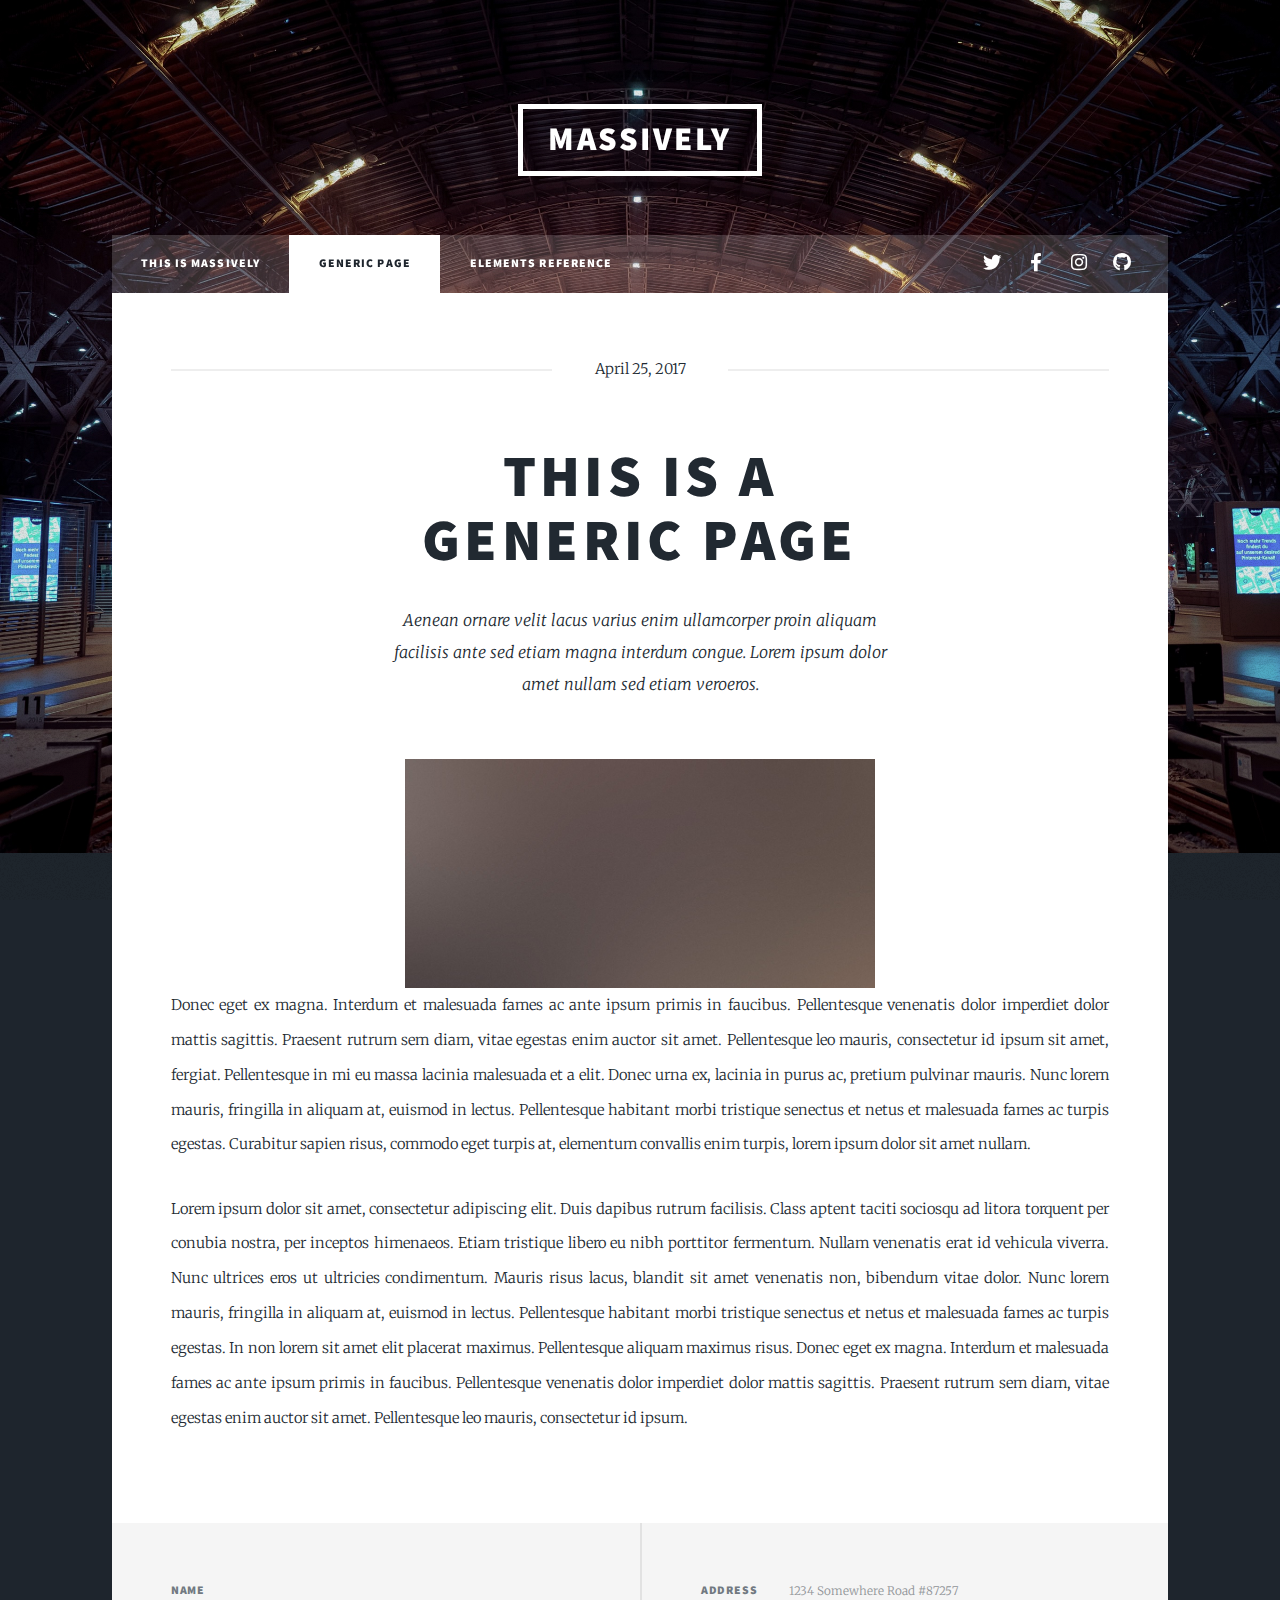
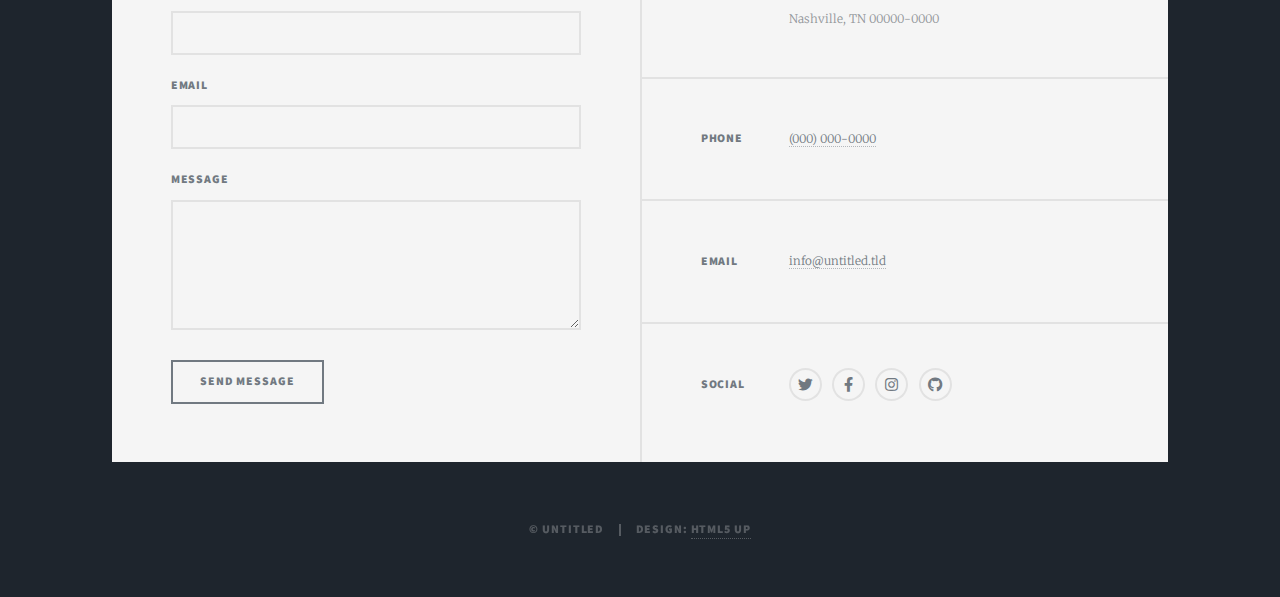
<file: generic.html>
<!DOCTYPE HTML>
<!--
	Massively by HTML5 UP
	html5up.net | @ajlkn
	Free for personal and commercial use under the CCA 3.0 license (html5up.net/license)
-->
<html>
	<head>
		<title>Generic Page - Massively by HTML5 UP</title>
		<meta charset="utf-8" />
		<meta name="viewport" content="width=device-width, initial-scale=1, user-scalable=no" />
		<link rel="stylesheet" href="assets/css/main.css" />
		<noscript><link rel="stylesheet" href="assets/css/noscript.css" /></noscript>
	</head>
	<body class="is-preload">

		<!-- Wrapper -->
			<div id="wrapper">

				<!-- Header -->
					<header id="header">
						<a href="index.html" class="logo">Massively</a>
					</header>

				<!-- Nav -->
					<nav id="nav">
						<ul class="links">
							<li><a href="index.html">This is Massively</a></li>
							<li class="active"><a href="generic.html">Generic Page</a></li>
							<li><a href="elements.html">Elements Reference</a></li>
						</ul>
						<ul class="icons">
							<li><a href="#" class="icon brands fa-twitter"><span class="label">Twitter</span></a></li>
							<li><a href="#" class="icon brands fa-facebook-f"><span class="label">Facebook</span></a></li>
							<li><a href="#" class="icon brands fa-instagram"><span class="label">Instagram</span></a></li>
							<li><a href="#" class="icon brands fa-github"><span class="label">GitHub</span></a></li>
						</ul>
					</nav>

				<!-- Main -->
					<div id="main">

						<!-- Post -->
							<section class="post">
								<header class="major">
									<span class="date">April 25, 2017</span>
									<h1>This is a<br />
									Generic Page</h1>
									<p>Aenean ornare velit lacus varius enim ullamcorper proin aliquam<br />
									facilisis ante sed etiam magna interdum congue. Lorem ipsum dolor<br />
									amet nullam sed etiam veroeros.</p>
								</header>
								<div class="image main"><img src="images/pic01.jpg" alt="" /></div>
								<p>Donec eget ex magna. Interdum et malesuada fames ac ante ipsum primis in faucibus. Pellentesque venenatis dolor imperdiet dolor mattis sagittis. Praesent rutrum sem diam, vitae egestas enim auctor sit amet. Pellentesque leo mauris, consectetur id ipsum sit amet, fergiat. Pellentesque in mi eu massa lacinia malesuada et a elit. Donec urna ex, lacinia in purus ac, pretium pulvinar mauris. Nunc lorem mauris, fringilla in aliquam at, euismod in lectus. Pellentesque habitant morbi tristique senectus et netus et malesuada fames ac turpis egestas. Curabitur sapien risus, commodo eget turpis at, elementum convallis enim turpis, lorem ipsum dolor sit amet nullam.</p>
								<p>Lorem ipsum dolor sit amet, consectetur adipiscing elit. Duis dapibus rutrum facilisis. Class aptent taciti sociosqu ad litora torquent per conubia nostra, per inceptos himenaeos. Etiam tristique libero eu nibh porttitor fermentum. Nullam venenatis erat id vehicula viverra. Nunc ultrices eros ut ultricies condimentum. Mauris risus lacus, blandit sit amet venenatis non, bibendum vitae dolor. Nunc lorem mauris, fringilla in aliquam at, euismod in lectus. Pellentesque habitant morbi tristique senectus et netus et malesuada fames ac turpis egestas. In non lorem sit amet elit placerat maximus. Pellentesque aliquam maximus risus. Donec eget ex magna. Interdum et malesuada fames ac ante ipsum primis in faucibus. Pellentesque venenatis dolor imperdiet dolor mattis sagittis. Praesent rutrum sem diam, vitae egestas enim auctor sit amet. Pellentesque leo mauris, consectetur id ipsum.</p>
							</section>

					</div>

				<!-- Footer -->
					<footer id="footer">
						<section>
							<form method="post" action="#">
								<div class="fields">
									<div class="field">
										<label for="name">Name</label>
										<input type="text" name="name" id="name" />
									</div>
									<div class="field">
										<label for="email">Email</label>
										<input type="text" name="email" id="email" />
									</div>
									<div class="field">
										<label for="message">Message</label>
										<textarea name="message" id="message" rows="3"></textarea>
									</div>
								</div>
								<ul class="actions">
									<li><input type="submit" value="Send Message" /></li>
								</ul>
							</form>
						</section>
						<section class="split contact">
							<section class="alt">
								<h3>Address</h3>
								<p>1234 Somewhere Road #87257<br />
								Nashville, TN 00000-0000</p>
							</section>
							<section>
								<h3>Phone</h3>
								<p><a href="#">(000) 000-0000</a></p>
							</section>
							<section>
								<h3>Email</h3>
								<p><a href="#">info@untitled.tld</a></p>
							</section>
							<section>
								<h3>Social</h3>
								<ul class="icons alt">
									<li><a href="#" class="icon brands alt fa-twitter"><span class="label">Twitter</span></a></li>
									<li><a href="#" class="icon brands alt fa-facebook-f"><span class="label">Facebook</span></a></li>
									<li><a href="#" class="icon brands alt fa-instagram"><span class="label">Instagram</span></a></li>
									<li><a href="#" class="icon brands alt fa-github"><span class="label">GitHub</span></a></li>
								</ul>
							</section>
						</section>
					</footer>

				<!-- Copyright -->
					<div id="copyright">
						<ul><li>&copy; Untitled</li><li>Design: <a href="https://html5up.net">HTML5 UP</a></li></ul>
					</div>

			</div>

		<!-- Scripts -->
			<script src="assets/js/jquery.min.js"></script>
			<script src="assets/js/jquery.scrollex.min.js"></script>
			<script src="assets/js/jquery.scrolly.min.js"></script>
			<script src="assets/js/browser.min.js"></script>
			<script src="assets/js/breakpoints.min.js"></script>
			<script src="assets/js/util.js"></script>
			<script src="assets/js/main.js"></script>

	</body>
</html>
</file>
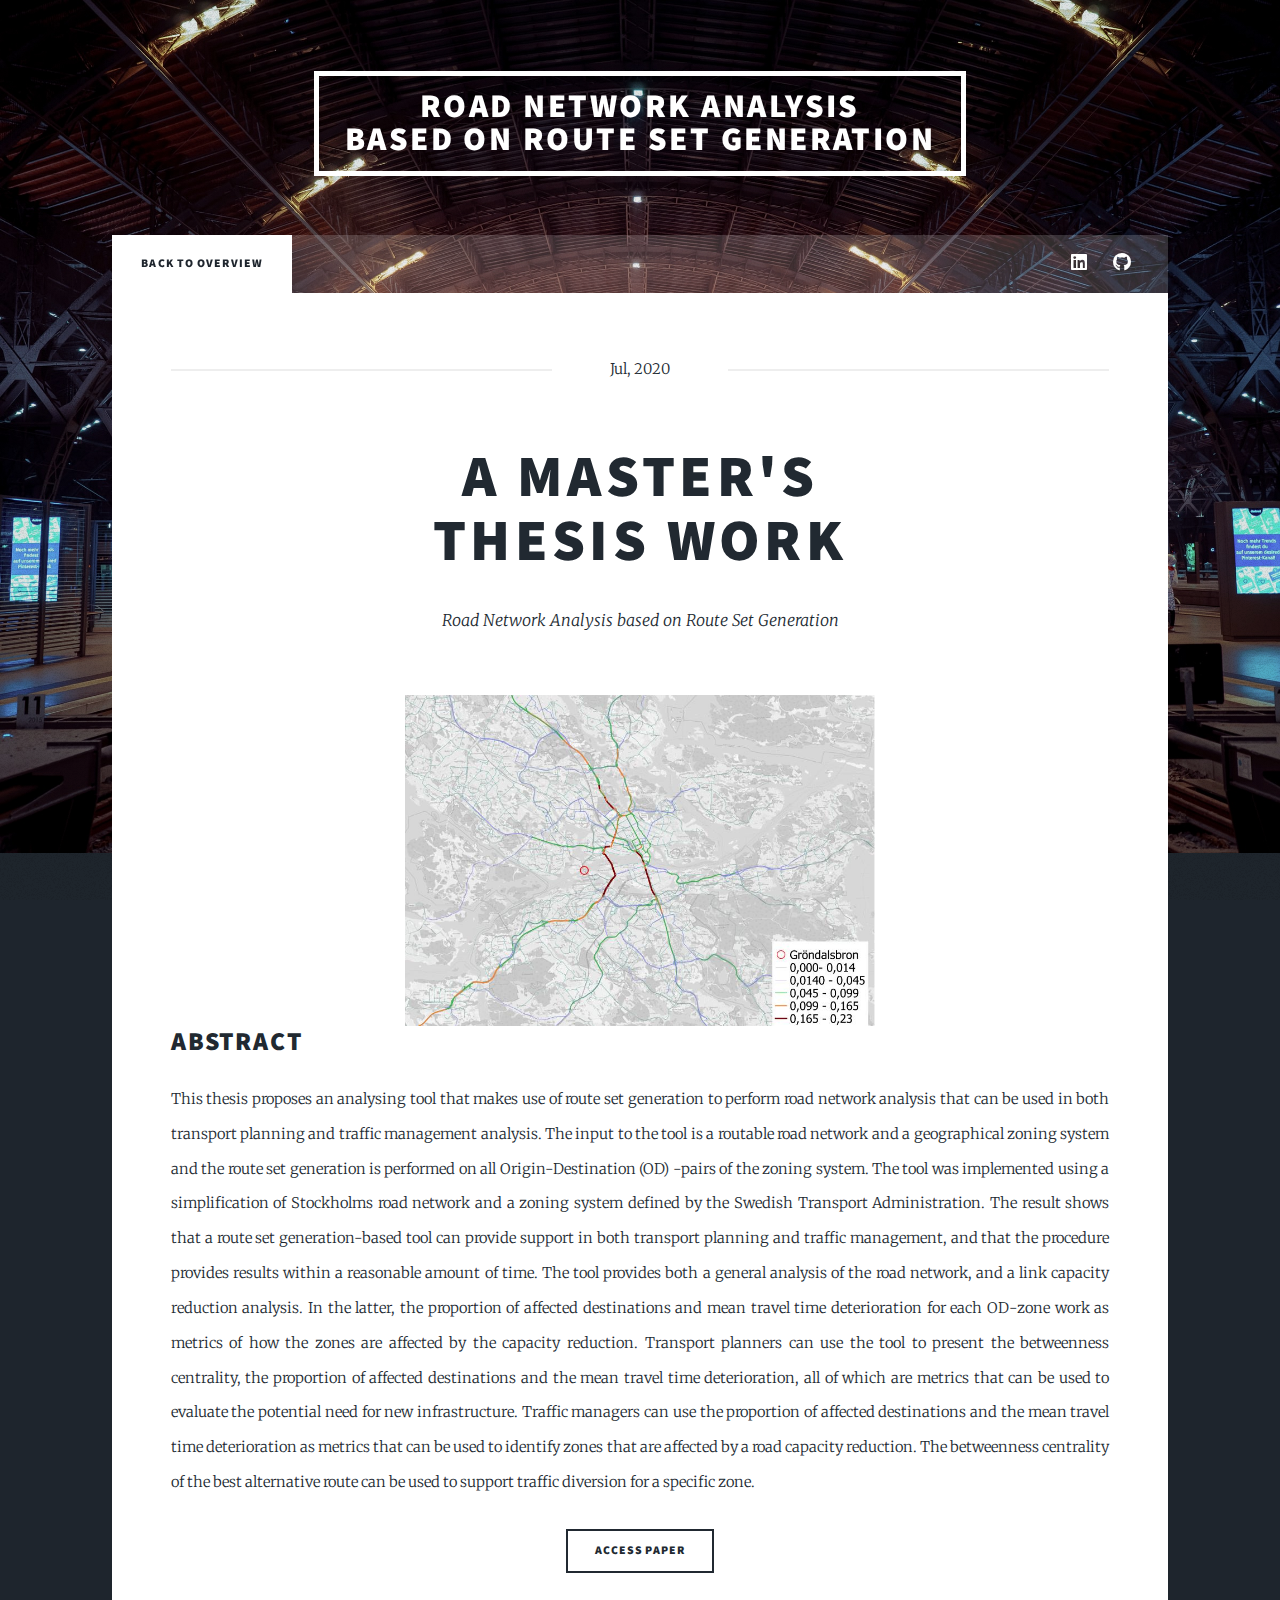
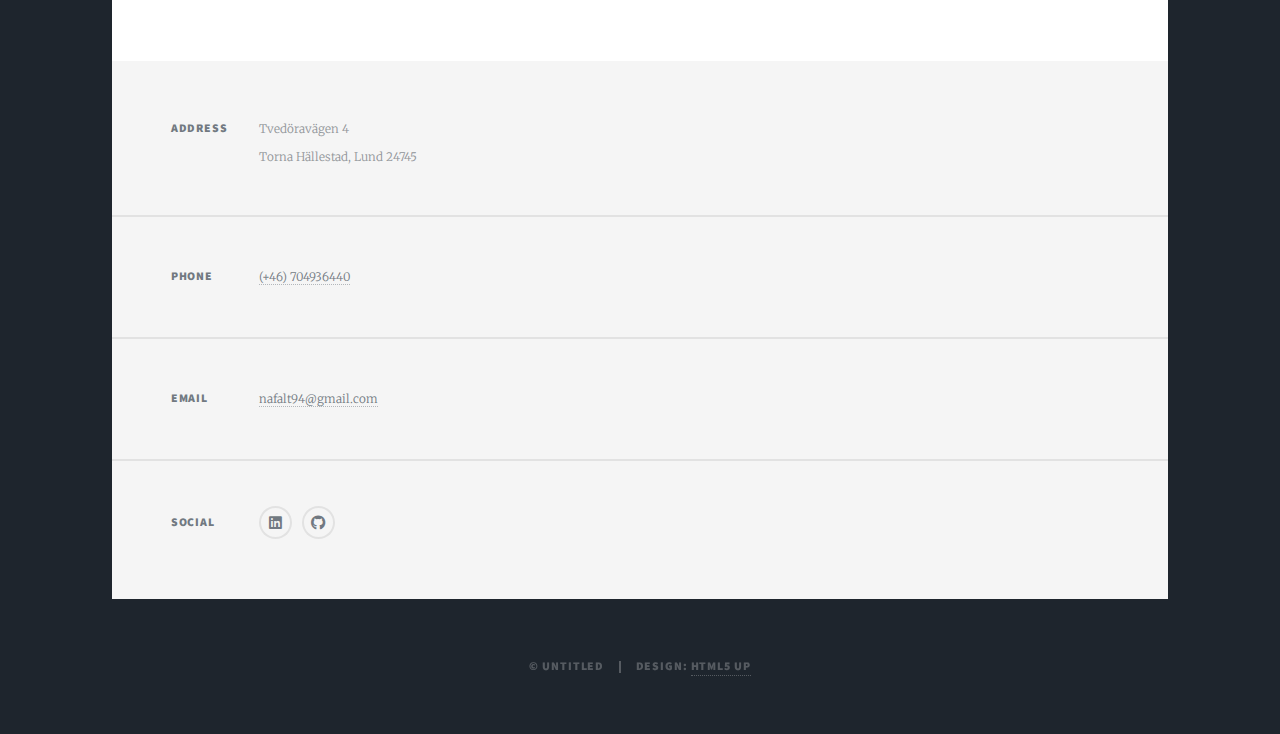
<file: master_thesis.html>
<!DOCTYPE HTML>
<!--
	Massively by HTML5 UP
	html5up.net | @ajlkn
	Free for personal and commercial use under the CCA 3.0 license (html5up.net/license)
-->
<html>
	<head>
		<title>Road Network Analysis based on Route Set Generation</title>
		<meta charset="utf-8" />
		<meta name="viewport" content="width=device-width, initial-scale=1, user-scalable=no" />
		<link rel="stylesheet" href="assets/css/main.css" />
		<noscript><link rel="stylesheet" href="assets/css/noscript.css" /></noscript>
	</head>
	<body class="is-preload">

		<!-- Wrapper -->
			<div id="wrapper">

				<!-- Header -->
					<header id="header">
						<a href="index.html" class="logo">Road Network Analysis <br/> based on Route Set Generation</a>
					</header>

				<!-- Nav -->
					<!-- Nav -->
					<nav id="nav">
						<ul class="links">
							<li class="active"><a href="index.html">Back to Overview</a></li>
						</ul>
						<ul class="icons">
							<li><a href="https://www.linkedin.com/in/gustav-nåfält-32716b135" class="icon brands fa-linkedin"><span class="label">Instagram</span></a></li>
							<li><a href="https://github.com/nafalt94" class="icon brands fa-github"><span class="label">GitHub</span></a></li>
						</ul>
					</nav>

				<!-- Main -->
					<div id="main">

						<!-- Post -->
							<section class="post">
								<header class="major">
									<span class="date">Jul, 2020</span>
									<h1>A master's <br/> thesis work</h1>
									<p>Road Network Analysis based on Route Set Generation</p>
								</header>
                                <div class="image main"><img src="images/small.jpeg" alt="" /></div>
                                <h2>Abstract</h2>
								<p>This thesis proposes an analysing tool that makes use of route set generation to perform road network analysis that can be used in both transport planning and traffic management analysis. The input to the tool is a routable road network and a geographical zoning system and the route set generation is performed on all Origin-Destination (OD) -pairs of the zoning system. The tool was implemented using a simplification of Stockholms road network and a zoning system defined by the Swedish Transport Administration. The result shows that a route set generation-based tool can provide support in both transport planning and traffic management, and that the procedure provides results within a reasonable amount of time. The tool provides both a general analysis of the road network, and a link capacity reduction analysis. In the latter, the proportion of affected destinations and mean travel time deterioration for each OD-zone work as metrics of how the zones are affected by the capacity reduction. Transport planners can use the tool to present the betweenness centrality, the proportion of affected destinations and the mean travel time deterioration, all of which are metrics that can be used to evaluate the potential need for new infrastructure. Traffic managers can use the proportion of affected destinations and the mean travel time deterioration as metrics that can be used to identify zones that are affected by a road capacity reduction. The betweenness centrality of the best alternative route can be used to support traffic diversion for a specific zone.</p>
								<ul class="actions special">
                                    <li><a href="https://www.diva-portal.org/smash/record.jsf?pid=diva2%3A1458292&dswid=-1933" class="button">Access paper</a></li>
                                </ul>
							</section>

					</div>

				<!-- Footer -->
                <footer id="footer">
                    <section class="split contact">
                        <section class="alt">
                            <h3>Address</h3>
                            <p>Tvedöravägen 4<br />
                            Torna Hällestad, Lund 24745 </p>
                        </section>
                        <section>
                            <h3>Phone</h3>
                            <p><a href="#">(+46) 704936440</a></p>
                        </section>
                        <section>
                            <h3>Email</h3>
                            <p><a href="#">nafalt94@gmail.com</a></p>
                        </section>
                        <section>
                            <h3>Social</h3>
                            <ul class="icons alt">
                                <li><a href="https://www.linkedin.com/in/gustav-nåfält-32716b135" class="icon brands fa-linkedin"><span class="label">Instagram</span></a></li>
                        <li><a href="https://github.com/nafalt94" class="icon brands fa-github"><span class="label">GitHub</span></a></li>
                            </ul>
                        </section>
                    </section>
                </footer>

				<!-- Copyright -->
					<div id="copyright">
						<ul><li>&copy; Untitled</li><li>Design: <a href="https://html5up.net">HTML5 UP</a></li></ul>
					</div>

			</div>

		<!-- Scripts -->
			<script src="assets/js/jquery.min.js"></script>
			<script src="assets/js/jquery.scrollex.min.js"></script>
			<script src="assets/js/jquery.scrolly.min.js"></script>
			<script src="assets/js/browser.min.js"></script>
			<script src="assets/js/breakpoints.min.js"></script>
			<script src="assets/js/util.js"></script>
			<script src="assets/js/main.js"></script>

	</body>
</html>
</file>
<file: assets/css/main.css>
@import url(fontawesome-all.min.css);
@import url("https://fonts.googleapis.com/css?family=Merriweather:300,700,300italic,700italic|Source+Sans+Pro:900");

/*
	Massively by HTML5 UP
	html5up.net | @ajlkn
	Free for personal and commercial use under the CCA 3.0 license (html5up.net/license)
*/

html, body, div, span, applet, object,
iframe, h1, h2, h3, h4, h5, h6, p, blockquote,
pre, a, abbr, acronym, address, big, cite,
code, del, dfn, em, img, ins, kbd, q, s, samp,
small, strike, strong, sub, sup, tt, var, b,
u, i, center, dl, dt, dd, ol, ul, li, fieldset,
form, label, legend, table, caption, tbody,
tfoot, thead, tr, th, td, article, aside,
canvas, details, embed, figure, figcaption,
footer, header, hgroup, menu, nav, output, ruby,
section, summary, time, mark, audio, video {
	margin: 0;
	padding: 0;
	border: 0;
	font-size: 100%;
	font: inherit;
	vertical-align: baseline;}

article, aside, details, figcaption, figure,
footer, header, hgroup, menu, nav, section {
	display: block;}

body {
	line-height: 1;
}

ol, ul {
	list-style: none;
}

blockquote, q {
	quotes: none;
}

	blockquote:before, blockquote:after, q:before, q:after {
		content: '';
		content: none;
	}

table {
	border-collapse: collapse;
	border-spacing: 0;
}

body {
	-webkit-text-size-adjust: none;
}

mark {
	background-color: transparent;
	color: inherit;
}

input::-moz-focus-inner {
	border: 0;
	padding: 0;
}

input, select, textarea {
	-moz-appearance: none;
	-webkit-appearance: none;
	-ms-appearance: none;
	appearance: none;
}

/* Basic */

	@-ms-viewport {
		width: device-width;
	}

	body {
		-ms-overflow-style: scrollbar;
	}

	@media screen and (max-width: 480px) {

		html, body {
			min-width: 320px;
		}

	}

	html {
		box-sizing: border-box;
	}

	*, *:before, *:after {
		box-sizing: inherit;
	}

	body {
		background-color: #1e252d;
	}

		body.is-preload *, body.is-preload *:before, body.is-preload *:after {
			-moz-animation: none !important;
			-webkit-animation: none !important;
			-ms-animation: none !important;
			animation: none !important;
			-moz-transition: none !important;
			-webkit-transition: none !important;
			-ms-transition: none !important;
			transition: none !important;
		}

/* Type */

	html {
		font-size: 16pt;
	}

		@media screen and (max-width: 1680px) {

			html {
				font-size: 12pt;
			}

		}

		@media screen and (max-width: 1280px) {

			html {
				font-size: 11pt;
			}

		}

		@media screen and (max-width: 360px) {

			html {
				font-size: 10pt;
			}

		}

	body {
		color: #212931;
	}

	body, input, select, textarea {
		font-family: "Merriweather", Georgia, serif;
		font-weight: 300;
		font-size: 1rem;
		line-height: 2.375;
	}

	a {
		-moz-transition: color 0.2s ease-in-out, background-color 0.2s ease-in-out, border-color 0.2s ease-in-out, box-shadow 0.2s ease-in-out;
		-webkit-transition: color 0.2s ease-in-out, background-color 0.2s ease-in-out, border-color 0.2s ease-in-out, box-shadow 0.2s ease-in-out;
		-ms-transition: color 0.2s ease-in-out, background-color 0.2s ease-in-out, border-color 0.2s ease-in-out, box-shadow 0.2s ease-in-out;
		transition: color 0.2s ease-in-out, background-color 0.2s ease-in-out, border-color 0.2s ease-in-out, box-shadow 0.2s ease-in-out;
		border-bottom: dotted 1px;
		text-decoration: none;
	}

		a:hover {
			border-bottom-color: transparent;
		}

	strong, b {
		font-weight: 600;
	}

	em, i {
		font-style: italic;
	}

	p {
		text-align: justify;
		margin: 0 0 2rem 0;
	}

	h1, h2, h3, h4, h5, h6 {
		font-family: "Source Sans Pro", Helvetica, sans-serif;
		font-weight: 900;
		line-height: 1.5;
		letter-spacing: 0.075em;
		text-transform: uppercase;
		margin: 0 0 1rem 0;
	}

		h1 a, h2 a, h3 a, h4 a, h5 a, h6 a {
			border-bottom: 0;
			color: inherit;
			text-decoration: none;
		}

	h1 {
		font-size: 4rem;
		line-height: 1.1;
		margin: 0 0 2rem 0;
	}

	h2 {
		font-size: 1.75rem;
		line-height: 1.3;
		margin: 0 0 1.5rem 0;
	}

	h3 {
		font-size: 1.25rem;
		margin: 0 0 1.5rem 0;
	}

	h4 {
		font-size: 1rem;
	}

	h5 {
		font-size: 0.9rem;
	}

	h6 {
		font-size: 0.8rem;
	}

	sub {
		font-size: 0.8rem;
		position: relative;
		top: 0.5rem;
	}

	sup {
		font-size: 0.8rem;
		position: relative;
		top: -0.5rem;
	}

	blockquote {
		border-left: solid 4px;
		font-style: italic;
		margin: 0 0 2rem 0;
		padding: 0.5rem 0 0.5rem 2rem;
	}

	code {
		border: solid 2px;
		font-family: "Courier New", monospace;
		font-size: 0.9rem;
		margin: 0 0.25rem;
		padding: 0.25rem 0.65rem;
	}

	pre {
		-webkit-overflow-scrolling: touch;
		font-family: "Courier New", monospace;
		font-size: 0.9rem;
		margin: 0 0 2rem 0;
	}

		pre code {
			display: block;
			line-height: 1.75;
			padding: 1rem 1.5rem;
			overflow-x: auto;
		}

	hr {
		border: 0;
		border-bottom: solid 2px;
		margin: 3rem 0;
	}

		hr.major {
			margin: 5rem 0;
		}

	.align-left {
		text-align: left;
	}

	.align-center {
		text-align: center;
	}

	.align-right {
		text-align: right;
	}

	input, select, textarea {
		color: #212931;
	}

	a {
		color: #212931;
		border-bottom-color: rgba(33, 41, 49, 0.5);
	}

		a:hover {
			border-bottom-color: transparent;
			color: #18bfef !important;
		}

	strong, b {
		color: #212931;
	}

	h1, h2, h3, h4, h5, h6 {
		color: #212931;
	}

	blockquote {
		border-left-color: #eeeeee;
	}

	code {
		background: rgba(220, 220, 220, 0.25);
		border-color: #eeeeee;
	}

	hr {
		border-bottom-color: #eeeeee;
	}

/* Row */

	.row {
		display: flex;
		flex-wrap: wrap;
		box-sizing: border-box;
		align-items: stretch;
	}

		.row > * {
			box-sizing: border-box;
		}

		.row.gtr-uniform > * > :last-child {
			margin-bottom: 0;
		}

		.row.aln-left {
			justify-content: flex-start;
		}

		.row.aln-center {
			justify-content: center;
		}

		.row.aln-right {
			justify-content: flex-end;
		}

		.row.aln-top {
			align-items: flex-start;
		}

		.row.aln-middle {
			align-items: center;
		}

		.row.aln-bottom {
			align-items: flex-end;
		}

		.row > .imp {
			order: -1;
		}

		.row > .col-1 {
			width: 8.33333%;
		}

		.row > .off-1 {
			margin-left: 8.33333%;
		}

		.row > .col-2 {
			width: 16.66667%;
		}

		.row > .off-2 {
			margin-left: 16.66667%;
		}

		.row > .col-3 {
			width: 25%;
		}

		.row > .off-3 {
			margin-left: 25%;
		}

		.row > .col-4 {
			width: 33.33333%;
		}

		.row > .off-4 {
			margin-left: 33.33333%;
		}

		.row > .col-5 {
			width: 41.66667%;
		}

		.row > .off-5 {
			margin-left: 41.66667%;
		}

		.row > .col-6 {
			width: 50%;
		}

		.row > .off-6 {
			margin-left: 50%;
		}

		.row > .col-7 {
			width: 58.33333%;
		}

		.row > .off-7 {
			margin-left: 58.33333%;
		}

		.row > .col-8 {
			width: 66.66667%;
		}

		.row > .off-8 {
			margin-left: 66.66667%;
		}

		.row > .col-9 {
			width: 75%;
		}

		.row > .off-9 {
			margin-left: 75%;
		}

		.row > .col-10 {
			width: 83.33333%;
		}

		.row > .off-10 {
			margin-left: 83.33333%;
		}

		.row > .col-11 {
			width: 91.66667%;
		}

		.row > .off-11 {
			margin-left: 91.66667%;
		}

		.row > .col-12 {
			width: 100%;
		}

		.row > .off-12 {
			margin-left: 100%;
		}

		.row.gtr-0 {
			margin-top: 0;
			margin-left: 0rem;
		}

			.row.gtr-0 > * {
				padding: 0 0 0 0rem;
			}

			.row.gtr-0.gtr-uniform {
				margin-top: 0rem;
			}

				.row.gtr-0.gtr-uniform > * {
					padding-top: 0rem;
				}

		.row.gtr-25 {
			margin-top: 0;
			margin-left: -0.375rem;
		}

			.row.gtr-25 > * {
				padding: 0 0 0 0.375rem;
			}

			.row.gtr-25.gtr-uniform {
				margin-top: -0.375rem;
			}

				.row.gtr-25.gtr-uniform > * {
					padding-top: 0.375rem;
				}

		.row.gtr-50 {
			margin-top: 0;
			margin-left: -0.75rem;
		}

			.row.gtr-50 > * {
				padding: 0 0 0 0.75rem;
			}

			.row.gtr-50.gtr-uniform {
				margin-top: -0.75rem;
			}

				.row.gtr-50.gtr-uniform > * {
					padding-top: 0.75rem;
				}

		.row {
			margin-top: 0;
			margin-left: -1.5rem;
		}

			.row > * {
				padding: 0 0 0 1.5rem;
			}

			.row.gtr-uniform {
				margin-top: -1.5rem;
			}

				.row.gtr-uniform > * {
					padding-top: 1.5rem;
				}

		.row.gtr-150 {
			margin-top: 0;
			margin-left: -2.25rem;
		}

			.row.gtr-150 > * {
				padding: 0 0 0 2.25rem;
			}

			.row.gtr-150.gtr-uniform {
				margin-top: -2.25rem;
			}

				.row.gtr-150.gtr-uniform > * {
					padding-top: 2.25rem;
				}

		.row.gtr-200 {
			margin-top: 0;
			margin-left: -3rem;
		}

			.row.gtr-200 > * {
				padding: 0 0 0 3rem;
			}

			.row.gtr-200.gtr-uniform {
				margin-top: -3rem;
			}

				.row.gtr-200.gtr-uniform > * {
					padding-top: 3rem;
				}

		@media screen and (max-width: 1680px) {

			.row {
				display: flex;
				flex-wrap: wrap;
				box-sizing: border-box;
				align-items: stretch;
			}

				.row > * {
					box-sizing: border-box;
				}

				.row.gtr-uniform > * > :last-child {
					margin-bottom: 0;
				}

				.row.aln-left {
					justify-content: flex-start;
				}

				.row.aln-center {
					justify-content: center;
				}

				.row.aln-right {
					justify-content: flex-end;
				}

				.row.aln-top {
					align-items: flex-start;
				}

				.row.aln-middle {
					align-items: center;
				}

				.row.aln-bottom {
					align-items: flex-end;
				}

				.row > .imp-xlarge {
					order: -1;
				}

				.row > .col-1-xlarge {
					width: 8.33333%;
				}

				.row > .off-1-xlarge {
					margin-left: 8.33333%;
				}

				.row > .col-2-xlarge {
					width: 16.66667%;
				}

				.row > .off-2-xlarge {
					margin-left: 16.66667%;
				}

				.row > .col-3-xlarge {
					width: 25%;
				}

				.row > .off-3-xlarge {
					margin-left: 25%;
				}

				.row > .col-4-xlarge {
					width: 33.33333%;
				}

				.row > .off-4-xlarge {
					margin-left: 33.33333%;
				}

				.row > .col-5-xlarge {
					width: 41.66667%;
				}

				.row > .off-5-xlarge {
					margin-left: 41.66667%;
				}

				.row > .col-6-xlarge {
					width: 50%;
				}

				.row > .off-6-xlarge {
					margin-left: 50%;
				}

				.row > .col-7-xlarge {
					width: 58.33333%;
				}

				.row > .off-7-xlarge {
					margin-left: 58.33333%;
				}

				.row > .col-8-xlarge {
					width: 66.66667%;
				}

				.row > .off-8-xlarge {
					margin-left: 66.66667%;
				}

				.row > .col-9-xlarge {
					width: 75%;
				}

				.row > .off-9-xlarge {
					margin-left: 75%;
				}

				.row > .col-10-xlarge {
					width: 83.33333%;
				}

				.row > .off-10-xlarge {
					margin-left: 83.33333%;
				}

				.row > .col-11-xlarge {
					width: 91.66667%;
				}

				.row > .off-11-xlarge {
					margin-left: 91.66667%;
				}

				.row > .col-12-xlarge {
					width: 100%;
				}

				.row > .off-12-xlarge {
					margin-left: 100%;
				}

				.row.gtr-0 {
					margin-top: 0;
					margin-left: 0rem;
				}

					.row.gtr-0 > * {
						padding: 0 0 0 0rem;
					}

					.row.gtr-0.gtr-uniform {
						margin-top: 0rem;
					}

						.row.gtr-0.gtr-uniform > * {
							padding-top: 0rem;
						}

				.row.gtr-25 {
					margin-top: 0;
					margin-left: -0.375rem;
				}

					.row.gtr-25 > * {
						padding: 0 0 0 0.375rem;
					}

					.row.gtr-25.gtr-uniform {
						margin-top: -0.375rem;
					}

						.row.gtr-25.gtr-uniform > * {
							padding-top: 0.375rem;
						}

				.row.gtr-50 {
					margin-top: 0;
					margin-left: -0.75rem;
				}

					.row.gtr-50 > * {
						padding: 0 0 0 0.75rem;
					}

					.row.gtr-50.gtr-uniform {
						margin-top: -0.75rem;
					}

						.row.gtr-50.gtr-uniform > * {
							padding-top: 0.75rem;
						}

				.row {
					margin-top: 0;
					margin-left: -1.5rem;
				}

					.row > * {
						padding: 0 0 0 1.5rem;
					}

					.row.gtr-uniform {
						margin-top: -1.5rem;
					}

						.row.gtr-uniform > * {
							padding-top: 1.5rem;
						}

				.row.gtr-150 {
					margin-top: 0;
					margin-left: -2.25rem;
				}

					.row.gtr-150 > * {
						padding: 0 0 0 2.25rem;
					}

					.row.gtr-150.gtr-uniform {
						margin-top: -2.25rem;
					}

						.row.gtr-150.gtr-uniform > * {
							padding-top: 2.25rem;
						}

				.row.gtr-200 {
					margin-top: 0;
					margin-left: -3rem;
				}

					.row.gtr-200 > * {
						padding: 0 0 0 3rem;
					}

					.row.gtr-200.gtr-uniform {
						margin-top: -3rem;
					}

						.row.gtr-200.gtr-uniform > * {
							padding-top: 3rem;
						}

		}

		@media screen and (max-width: 1280px) {

			.row {
				display: flex;
				flex-wrap: wrap;
				box-sizing: border-box;
				align-items: stretch;
			}

				.row > * {
					box-sizing: border-box;
				}

				.row.gtr-uniform > * > :last-child {
					margin-bottom: 0;
				}

				.row.aln-left {
					justify-content: flex-start;
				}

				.row.aln-center {
					justify-content: center;
				}

				.row.aln-right {
					justify-content: flex-end;
				}

				.row.aln-top {
					align-items: flex-start;
				}

				.row.aln-middle {
					align-items: center;
				}

				.row.aln-bottom {
					align-items: flex-end;
				}

				.row > .imp-large {
					order: -1;
				}

				.row > .col-1-large {
					width: 8.33333%;
				}

				.row > .off-1-large {
					margin-left: 8.33333%;
				}

				.row > .col-2-large {
					width: 16.66667%;
				}

				.row > .off-2-large {
					margin-left: 16.66667%;
				}

				.row > .col-3-large {
					width: 25%;
				}

				.row > .off-3-large {
					margin-left: 25%;
				}

				.row > .col-4-large {
					width: 33.33333%;
				}

				.row > .off-4-large {
					margin-left: 33.33333%;
				}

				.row > .col-5-large {
					width: 41.66667%;
				}

				.row > .off-5-large {
					margin-left: 41.66667%;
				}

				.row > .col-6-large {
					width: 50%;
				}

				.row > .off-6-large {
					margin-left: 50%;
				}

				.row > .col-7-large {
					width: 58.33333%;
				}

				.row > .off-7-large {
					margin-left: 58.33333%;
				}

				.row > .col-8-large {
					width: 66.66667%;
				}

				.row > .off-8-large {
					margin-left: 66.66667%;
				}

				.row > .col-9-large {
					width: 75%;
				}

				.row > .off-9-large {
					margin-left: 75%;
				}

				.row > .col-10-large {
					width: 83.33333%;
				}

				.row > .off-10-large {
					margin-left: 83.33333%;
				}

				.row > .col-11-large {
					width: 91.66667%;
				}

				.row > .off-11-large {
					margin-left: 91.66667%;
				}

				.row > .col-12-large {
					width: 100%;
				}

				.row > .off-12-large {
					margin-left: 100%;
				}

				.row.gtr-0 {
					margin-top: 0;
					margin-left: 0rem;
				}

					.row.gtr-0 > * {
						padding: 0 0 0 0rem;
					}

					.row.gtr-0.gtr-uniform {
						margin-top: 0rem;
					}

						.row.gtr-0.gtr-uniform > * {
							padding-top: 0rem;
						}

				.row.gtr-25 {
					margin-top: 0;
					margin-left: -0.375rem;
				}

					.row.gtr-25 > * {
						padding: 0 0 0 0.375rem;
					}

					.row.gtr-25.gtr-uniform {
						margin-top: -0.375rem;
					}

						.row.gtr-25.gtr-uniform > * {
							padding-top: 0.375rem;
						}

				.row.gtr-50 {
					margin-top: 0;
					margin-left: -0.75rem;
				}

					.row.gtr-50 > * {
						padding: 0 0 0 0.75rem;
					}

					.row.gtr-50.gtr-uniform {
						margin-top: -0.75rem;
					}

						.row.gtr-50.gtr-uniform > * {
							padding-top: 0.75rem;
						}

				.row {
					margin-top: 0;
					margin-left: -1.5rem;
				}

					.row > * {
						padding: 0 0 0 1.5rem;
					}

					.row.gtr-uniform {
						margin-top: -1.5rem;
					}

						.row.gtr-uniform > * {
							padding-top: 1.5rem;
						}

				.row.gtr-150 {
					margin-top: 0;
					margin-left: -2.25rem;
				}

					.row.gtr-150 > * {
						padding: 0 0 0 2.25rem;
					}

					.row.gtr-150.gtr-uniform {
						margin-top: -2.25rem;
					}

						.row.gtr-150.gtr-uniform > * {
							padding-top: 2.25rem;
						}

				.row.gtr-200 {
					margin-top: 0;
					margin-left: -3rem;
				}

					.row.gtr-200 > * {
						padding: 0 0 0 3rem;
					}

					.row.gtr-200.gtr-uniform {
						margin-top: -3rem;
					}

						.row.gtr-200.gtr-uniform > * {
							padding-top: 3rem;
						}

		}

		@media screen and (max-width: 980px) {

			.row {
				display: flex;
				flex-wrap: wrap;
				box-sizing: border-box;
				align-items: stretch;
			}

				.row > * {
					box-sizing: border-box;
				}

				.row.gtr-uniform > * > :last-child {
					margin-bottom: 0;
				}

				.row.aln-left {
					justify-content: flex-start;
				}

				.row.aln-center {
					justify-content: center;
				}

				.row.aln-right {
					justify-content: flex-end;
				}

				.row.aln-top {
					align-items: flex-start;
				}

				.row.aln-middle {
					align-items: center;
				}

				.row.aln-bottom {
					align-items: flex-end;
				}

				.row > .imp-medium {
					order: -1;
				}

				.row > .col-1-medium {
					width: 8.33333%;
				}

				.row > .off-1-medium {
					margin-left: 8.33333%;
				}

				.row > .col-2-medium {
					width: 16.66667%;
				}

				.row > .off-2-medium {
					margin-left: 16.66667%;
				}

				.row > .col-3-medium {
					width: 25%;
				}

				.row > .off-3-medium {
					margin-left: 25%;
				}

				.row > .col-4-medium {
					width: 33.33333%;
				}

				.row > .off-4-medium {
					margin-left: 33.33333%;
				}

				.row > .col-5-medium {
					width: 41.66667%;
				}

				.row > .off-5-medium {
					margin-left: 41.66667%;
				}

				.row > .col-6-medium {
					width: 50%;
				}

				.row > .off-6-medium {
					margin-left: 50%;
				}

				.row > .col-7-medium {
					width: 58.33333%;
				}

				.row > .off-7-medium {
					margin-left: 58.33333%;
				}

				.row > .col-8-medium {
					width: 66.66667%;
				}

				.row > .off-8-medium {
					margin-left: 66.66667%;
				}

				.row > .col-9-medium {
					width: 75%;
				}

				.row > .off-9-medium {
					margin-left: 75%;
				}

				.row > .col-10-medium {
					width: 83.33333%;
				}

				.row > .off-10-medium {
					margin-left: 83.33333%;
				}

				.row > .col-11-medium {
					width: 91.66667%;
				}

				.row > .off-11-medium {
					margin-left: 91.66667%;
				}

				.row > .col-12-medium {
					width: 100%;
				}

				.row > .off-12-medium {
					margin-left: 100%;
				}

				.row.gtr-0 {
					margin-top: 0;
					margin-left: 0rem;
				}

					.row.gtr-0 > * {
						padding: 0 0 0 0rem;
					}

					.row.gtr-0.gtr-uniform {
						margin-top: 0rem;
					}

						.row.gtr-0.gtr-uniform > * {
							padding-top: 0rem;
						}

				.row.gtr-25 {
					margin-top: 0;
					margin-left: -0.375rem;
				}

					.row.gtr-25 > * {
						padding: 0 0 0 0.375rem;
					}

					.row.gtr-25.gtr-uniform {
						margin-top: -0.375rem;
					}

						.row.gtr-25.gtr-uniform > * {
							padding-top: 0.375rem;
						}

				.row.gtr-50 {
					margin-top: 0;
					margin-left: -0.75rem;
				}

					.row.gtr-50 > * {
						padding: 0 0 0 0.75rem;
					}

					.row.gtr-50.gtr-uniform {
						margin-top: -0.75rem;
					}

						.row.gtr-50.gtr-uniform > * {
							padding-top: 0.75rem;
						}

				.row {
					margin-top: 0;
					margin-left: -1.5rem;
				}

					.row > * {
						padding: 0 0 0 1.5rem;
					}

					.row.gtr-uniform {
						margin-top: -1.5rem;
					}

						.row.gtr-uniform > * {
							padding-top: 1.5rem;
						}

				.row.gtr-150 {
					margin-top: 0;
					margin-left: -2.25rem;
				}

					.row.gtr-150 > * {
						padding: 0 0 0 2.25rem;
					}

					.row.gtr-150.gtr-uniform {
						margin-top: -2.25rem;
					}

						.row.gtr-150.gtr-uniform > * {
							padding-top: 2.25rem;
						}

				.row.gtr-200 {
					margin-top: 0;
					margin-left: -3rem;
				}

					.row.gtr-200 > * {
						padding: 0 0 0 3rem;
					}

					.row.gtr-200.gtr-uniform {
						margin-top: -3rem;
					}

						.row.gtr-200.gtr-uniform > * {
							padding-top: 3rem;
						}

		}

		@media screen and (max-width: 736px) {

			.row {
				display: flex;
				flex-wrap: wrap;
				box-sizing: border-box;
				align-items: stretch;
			}

				.row > * {
					box-sizing: border-box;
				}

				.row.gtr-uniform > * > :last-child {
					margin-bottom: 0;
				}

				.row.aln-left {
					justify-content: flex-start;
				}

				.row.aln-center {
					justify-content: center;
				}

				.row.aln-right {
					justify-content: flex-end;
				}

				.row.aln-top {
					align-items: flex-start;
				}

				.row.aln-middle {
					align-items: center;
				}

				.row.aln-bottom {
					align-items: flex-end;
				}

				.row > .imp-small {
					order: -1;
				}

				.row > .col-1-small {
					width: 8.33333%;
				}

				.row > .off-1-small {
					margin-left: 8.33333%;
				}

				.row > .col-2-small {
					width: 16.66667%;
				}

				.row > .off-2-small {
					margin-left: 16.66667%;
				}

				.row > .col-3-small {
					width: 25%;
				}

				.row > .off-3-small {
					margin-left: 25%;
				}

				.row > .col-4-small {
					width: 33.33333%;
				}

				.row > .off-4-small {
					margin-left: 33.33333%;
				}

				.row > .col-5-small {
					width: 41.66667%;
				}

				.row > .off-5-small {
					margin-left: 41.66667%;
				}

				.row > .col-6-small {
					width: 50%;
				}

				.row > .off-6-small {
					margin-left: 50%;
				}

				.row > .col-7-small {
					width: 58.33333%;
				}

				.row > .off-7-small {
					margin-left: 58.33333%;
				}

				.row > .col-8-small {
					width: 66.66667%;
				}

				.row > .off-8-small {
					margin-left: 66.66667%;
				}

				.row > .col-9-small {
					width: 75%;
				}

				.row > .off-9-small {
					margin-left: 75%;
				}

				.row > .col-10-small {
					width: 83.33333%;
				}

				.row > .off-10-small {
					margin-left: 83.33333%;
				}

				.row > .col-11-small {
					width: 91.66667%;
				}

				.row > .off-11-small {
					margin-left: 91.66667%;
				}

				.row > .col-12-small {
					width: 100%;
				}

				.row > .off-12-small {
					margin-left: 100%;
				}

				.row.gtr-0 {
					margin-top: 0;
					margin-left: 0rem;
				}

					.row.gtr-0 > * {
						padding: 0 0 0 0rem;
					}

					.row.gtr-0.gtr-uniform {
						margin-top: 0rem;
					}

						.row.gtr-0.gtr-uniform > * {
							padding-top: 0rem;
						}

				.row.gtr-25 {
					margin-top: 0;
					margin-left: -0.375rem;
				}

					.row.gtr-25 > * {
						padding: 0 0 0 0.375rem;
					}

					.row.gtr-25.gtr-uniform {
						margin-top: -0.375rem;
					}

						.row.gtr-25.gtr-uniform > * {
							padding-top: 0.375rem;
						}

				.row.gtr-50 {
					margin-top: 0;
					margin-left: -0.75rem;
				}

					.row.gtr-50 > * {
						padding: 0 0 0 0.75rem;
					}

					.row.gtr-50.gtr-uniform {
						margin-top: -0.75rem;
					}

						.row.gtr-50.gtr-uniform > * {
							padding-top: 0.75rem;
						}

				.row {
					margin-top: 0;
					margin-left: -1.5rem;
				}

					.row > * {
						padding: 0 0 0 1.5rem;
					}

					.row.gtr-uniform {
						margin-top: -1.5rem;
					}

						.row.gtr-uniform > * {
							padding-top: 1.5rem;
						}

				.row.gtr-150 {
					margin-top: 0;
					margin-left: -2.25rem;
				}

					.row.gtr-150 > * {
						padding: 0 0 0 2.25rem;
					}

					.row.gtr-150.gtr-uniform {
						margin-top: -2.25rem;
					}

						.row.gtr-150.gtr-uniform > * {
							padding-top: 2.25rem;
						}

				.row.gtr-200 {
					margin-top: 0;
					margin-left: -3rem;
				}

					.row.gtr-200 > * {
						padding: 0 0 0 3rem;
					}

					.row.gtr-200.gtr-uniform {
						margin-top: -3rem;
					}

						.row.gtr-200.gtr-uniform > * {
							padding-top: 3rem;
						}

		}

		@media screen and (max-width: 480px) {

			.row {
				display: flex;
				flex-wrap: wrap;
				box-sizing: border-box;
				align-items: stretch;
			}

				.row > * {
					box-sizing: border-box;
				}

				.row.gtr-uniform > * > :last-child {
					margin-bottom: 0;
				}

				.row.aln-left {
					justify-content: flex-start;
				}

				.row.aln-center {
					justify-content: center;
				}

				.row.aln-right {
					justify-content: flex-end;
				}

				.row.aln-top {
					align-items: flex-start;
				}

				.row.aln-middle {
					align-items: center;
				}

				.row.aln-bottom {
					align-items: flex-end;
				}

				.row > .imp-xsmall {
					order: -1;
				}

				.row > .col-1-xsmall {
					width: 8.33333%;
				}

				.row > .off-1-xsmall {
					margin-left: 8.33333%;
				}

				.row > .col-2-xsmall {
					width: 16.66667%;
				}

				.row > .off-2-xsmall {
					margin-left: 16.66667%;
				}

				.row > .col-3-xsmall {
					width: 25%;
				}

				.row > .off-3-xsmall {
					margin-left: 25%;
				}

				.row > .col-4-xsmall {
					width: 33.33333%;
				}

				.row > .off-4-xsmall {
					margin-left: 33.33333%;
				}

				.row > .col-5-xsmall {
					width: 41.66667%;
				}

				.row > .off-5-xsmall {
					margin-left: 41.66667%;
				}

				.row > .col-6-xsmall {
					width: 50%;
				}

				.row > .off-6-xsmall {
					margin-left: 50%;
				}

				.row > .col-7-xsmall {
					width: 58.33333%;
				}

				.row > .off-7-xsmall {
					margin-left: 58.33333%;
				}

				.row > .col-8-xsmall {
					width: 66.66667%;
				}

				.row > .off-8-xsmall {
					margin-left: 66.66667%;
				}

				.row > .col-9-xsmall {
					width: 75%;
				}

				.row > .off-9-xsmall {
					margin-left: 75%;
				}

				.row > .col-10-xsmall {
					width: 83.33333%;
				}

				.row > .off-10-xsmall {
					margin-left: 83.33333%;
				}

				.row > .col-11-xsmall {
					width: 91.66667%;
				}

				.row > .off-11-xsmall {
					margin-left: 91.66667%;
				}

				.row > .col-12-xsmall {
					width: 100%;
				}

				.row > .off-12-xsmall {
					margin-left: 100%;
				}

				.row.gtr-0 {
					margin-top: 0;
					margin-left: 0rem;
				}

					.row.gtr-0 > * {
						padding: 0 0 0 0rem;
					}

					.row.gtr-0.gtr-uniform {
						margin-top: 0rem;
					}

						.row.gtr-0.gtr-uniform > * {
							padding-top: 0rem;
						}

				.row.gtr-25 {
					margin-top: 0;
					margin-left: -0.375rem;
				}

					.row.gtr-25 > * {
						padding: 0 0 0 0.375rem;
					}

					.row.gtr-25.gtr-uniform {
						margin-top: -0.375rem;
					}

						.row.gtr-25.gtr-uniform > * {
							padding-top: 0.375rem;
						}

				.row.gtr-50 {
					margin-top: 0;
					margin-left: -0.75rem;
				}

					.row.gtr-50 > * {
						padding: 0 0 0 0.75rem;
					}

					.row.gtr-50.gtr-uniform {
						margin-top: -0.75rem;
					}

						.row.gtr-50.gtr-uniform > * {
							padding-top: 0.75rem;
						}

				.row {
					margin-top: 0;
					margin-left: -1.5rem;
				}

					.row > * {
						padding: 0 0 0 1.5rem;
					}

					.row.gtr-uniform {
						margin-top: -1.5rem;
					}

						.row.gtr-uniform > * {
							padding-top: 1.5rem;
						}

				.row.gtr-150 {
					margin-top: 0;
					margin-left: -2.25rem;
				}

					.row.gtr-150 > * {
						padding: 0 0 0 2.25rem;
					}

					.row.gtr-150.gtr-uniform {
						margin-top: -2.25rem;
					}

						.row.gtr-150.gtr-uniform > * {
							padding-top: 2.25rem;
						}

				.row.gtr-200 {
					margin-top: 0;
					margin-left: -3rem;
				}

					.row.gtr-200 > * {
						padding: 0 0 0 3rem;
					}

					.row.gtr-200.gtr-uniform {
						margin-top: -3rem;
					}

						.row.gtr-200.gtr-uniform > * {
							padding-top: 3rem;
						}

		}

		@media screen and (max-width: 360px) {

			.row {
				display: flex;
				flex-wrap: wrap;
				box-sizing: border-box;
				align-items: stretch;
			}

				.row > * {
					box-sizing: border-box;
				}

				.row.gtr-uniform > * > :last-child {
					margin-bottom: 0;
				}

				.row.aln-left {
					justify-content: flex-start;
				}

				.row.aln-center {
					justify-content: center;
				}

				.row.aln-right {
					justify-content: flex-end;
				}

				.row.aln-top {
					align-items: flex-start;
				}

				.row.aln-middle {
					align-items: center;
				}

				.row.aln-bottom {
					align-items: flex-end;
				}

				.row > .imp-xxsmall {
					order: -1;
				}

				.row > .col-1-xxsmall {
					width: 8.33333%;
				}

				.row > .off-1-xxsmall {
					margin-left: 8.33333%;
				}

				.row > .col-2-xxsmall {
					width: 16.66667%;
				}

				.row > .off-2-xxsmall {
					margin-left: 16.66667%;
				}

				.row > .col-3-xxsmall {
					width: 25%;
				}

				.row > .off-3-xxsmall {
					margin-left: 25%;
				}

				.row > .col-4-xxsmall {
					width: 33.33333%;
				}

				.row > .off-4-xxsmall {
					margin-left: 33.33333%;
				}

				.row > .col-5-xxsmall {
					width: 41.66667%;
				}

				.row > .off-5-xxsmall {
					margin-left: 41.66667%;
				}

				.row > .col-6-xxsmall {
					width: 50%;
				}

				.row > .off-6-xxsmall {
					margin-left: 50%;
				}

				.row > .col-7-xxsmall {
					width: 58.33333%;
				}

				.row > .off-7-xxsmall {
					margin-left: 58.33333%;
				}

				.row > .col-8-xxsmall {
					width: 66.66667%;
				}

				.row > .off-8-xxsmall {
					margin-left: 66.66667%;
				}

				.row > .col-9-xxsmall {
					width: 75%;
				}

				.row > .off-9-xxsmall {
					margin-left: 75%;
				}

				.row > .col-10-xxsmall {
					width: 83.33333%;
				}

				.row > .off-10-xxsmall {
					margin-left: 83.33333%;
				}

				.row > .col-11-xxsmall {
					width: 91.66667%;
				}

				.row > .off-11-xxsmall {
					margin-left: 91.66667%;
				}

				.row > .col-12-xxsmall {
					width: 100%;
				}

				.row > .off-12-xxsmall {
					margin-left: 100%;
				}

				.row.gtr-0 {
					margin-top: 0;
					margin-left: 0rem;
				}

					.row.gtr-0 > * {
						padding: 0 0 0 0rem;
					}

					.row.gtr-0.gtr-uniform {
						margin-top: 0rem;
					}

						.row.gtr-0.gtr-uniform > * {
							padding-top: 0rem;
						}

				.row.gtr-25 {
					margin-top: 0;
					margin-left: -0.375rem;
				}

					.row.gtr-25 > * {
						padding: 0 0 0 0.375rem;
					}

					.row.gtr-25.gtr-uniform {
						margin-top: -0.375rem;
					}

						.row.gtr-25.gtr-uniform > * {
							padding-top: 0.375rem;
						}

				.row.gtr-50 {
					margin-top: 0;
					margin-left: -0.75rem;
				}

					.row.gtr-50 > * {
						padding: 0 0 0 0.75rem;
					}

					.row.gtr-50.gtr-uniform {
						margin-top: -0.75rem;
					}

						.row.gtr-50.gtr-uniform > * {
							padding-top: 0.75rem;
						}

				.row {
					margin-top: 0;
					margin-left: -1.5rem;
				}

					.row > * {
						padding: 0 0 0 1.5rem;
					}

					.row.gtr-uniform {
						margin-top: -1.5rem;
					}

						.row.gtr-uniform > * {
							padding-top: 1.5rem;
						}

				.row.gtr-150 {
					margin-top: 0;
					margin-left: -2.25rem;
				}

					.row.gtr-150 > * {
						padding: 0 0 0 2.25rem;
					}

					.row.gtr-150.gtr-uniform {
						margin-top: -2.25rem;
					}

						.row.gtr-150.gtr-uniform > * {
							padding-top: 2.25rem;
						}

				.row.gtr-200 {
					margin-top: 0;
					margin-left: -3rem;
				}

					.row.gtr-200 > * {
						padding: 0 0 0 3rem;
					}

					.row.gtr-200.gtr-uniform {
						margin-top: -3rem;
					}

						.row.gtr-200.gtr-uniform > * {
							padding-top: 3rem;
						}

		}

/* Box */

	.box {
		border: solid 2px;
		margin-bottom: 2rem;
		padding: 1.5rem;
	}

		.box > :last-child,
		.box > :last-child > :last-child,
		.box > :last-child > :last-child > :last-child {
			margin-bottom: 0;
		}

		.box.alt {
			border: 0;
			border-radius: 0;
			padding: 0;
		}

	.box {
		border-color: #eeeeee;
	}

/* Button */

	input[type="submit"],
	input[type="reset"],
	input[type="button"],
	button,
	.button {
		-moz-appearance: none;
		-webkit-appearance: none;
		-ms-appearance: none;
		appearance: none;
		-moz-transition: background-color 0.2s ease-in-out, box-shadow 0.2s ease-in-out, color 0.2s ease-in-out;
		-webkit-transition: background-color 0.2s ease-in-out, box-shadow 0.2s ease-in-out, color 0.2s ease-in-out;
		-ms-transition: background-color 0.2s ease-in-out, box-shadow 0.2s ease-in-out, color 0.2s ease-in-out;
		transition: background-color 0.2s ease-in-out, box-shadow 0.2s ease-in-out, color 0.2s ease-in-out;
		border: 0;
		border-radius: 0;
		cursor: pointer;
		display: inline-block;
		font-family: "Source Sans Pro", Helvetica, sans-serif;
		font-size: 0.8rem;
		font-weight: 900;
		letter-spacing: 0.075em;
		height: 3rem;
		line-height: 3rem;
		padding: 0 2rem;
		text-align: center;
		text-decoration: none;
		text-transform: uppercase;
		white-space: nowrap;
	}

		input[type="submit"].icon:before,
		input[type="reset"].icon:before,
		input[type="button"].icon:before,
		button.icon:before,
		.button.icon:before {
			margin-right: 0.5rem;
		}

		input[type="submit"].icon.solo,
		input[type="reset"].icon.solo,
		input[type="button"].icon.solo,
		button.icon.solo,
		.button.icon.solo {
			position: relative;
			width: 4rem;
			height: 4rem;
			line-height: 4rem;
			border-radius: 4rem;
			text-indent: 4rem;
			overflow: hidden;
			padding: 0;
			white-space: nowrap;
		}

			input[type="submit"].icon.solo:before,
			input[type="reset"].icon.solo:before,
			input[type="button"].icon.solo:before,
			button.icon.solo:before,
			.button.icon.solo:before {
				position: absolute;
				display: block;
				top: 0;
				left: 0;
				width: inherit;
				height: inherit;
				line-height: inherit;
				font-size: 1.25rem;
				margin-right: 0;
				text-align: center;
				text-indent: 0;
			}

		input[type="submit"].fit,
		input[type="reset"].fit,
		input[type="button"].fit,
		button.fit,
		.button.fit {
			width: 100%;
		}

		input[type="submit"].small,
		input[type="reset"].small,
		input[type="button"].small,
		button.small,
		.button.small {
			font-size: 0.7rem;
			height: 2.5rem;
			line-height: 2.5rem;
			padding: 0 1.5rem;
		}

		input[type="submit"].large,
		input[type="reset"].large,
		input[type="button"].large,
		button.large,
		.button.large {
			font-size: 0.9rem;
			height: 3.5rem;
			line-height: 3.5rem;
			padding: 0 2.75rem;
		}

		@media screen and (max-width: 980px) {

			input[type="submit"],
			input[type="reset"],
			input[type="button"],
			button,
			.button {
				font-size: 0.9rem;
				height: 3.25rem;
				line-height: 3.25rem;
			}

				input[type="submit"].large,
				input[type="reset"].large,
				input[type="button"].large,
				button.large,
				.button.large {
					font-size: 1rem;
					height: 3.75rem;
					line-height: 3.75rem;
				}

		}

		input[type="submit"].disabled, input[type="submit"]:disabled,
		input[type="reset"].disabled,
		input[type="reset"]:disabled,
		input[type="button"].disabled,
		input[type="button"]:disabled,
		button.disabled,
		button:disabled,
		.button.disabled,
		.button:disabled {
			pointer-events: none;
			opacity: 0.25;
		}

	input[type="submit"],
	input[type="reset"],
	input[type="button"],
	button,
	.button {
		background-color: transparent;
		box-shadow: inset 0 0 0 2px #212931;
		color: #212931 !important;
	}

		input[type="submit"]:hover,
		input[type="reset"]:hover,
		input[type="button"]:hover,
		button:hover,
		.button:hover {
			box-shadow: inset 0 0 0 2px #18bfef;
			color: #18bfef !important;
		}

		input[type="submit"].primary,
		input[type="reset"].primary,
		input[type="button"].primary,
		button.primary,
		.button.primary {
			background-color: #212931;
			box-shadow: none;
			color: #ffffff !important;
		}

			input[type="submit"].primary:hover,
			input[type="reset"].primary:hover,
			input[type="button"].primary:hover,
			button.primary:hover,
			.button.primary:hover {
				background-color: #18bfef;
			}

/* Form */

	form {
		margin: 0 0 2rem 0;
	}

		form > :last-child {
			margin-bottom: 0;
		}

		form > .fields {
			display: -moz-flex;
			display: -webkit-flex;
			display: -ms-flex;
			display: flex;
			-moz-flex-wrap: wrap;
			-webkit-flex-wrap: wrap;
			-ms-flex-wrap: wrap;
			flex-wrap: wrap;
			width: calc(100% + 3rem);
			margin: -1.5rem 0 2rem -1.5rem;
		}

			form > .fields > .field {
				-moz-flex-grow: 0;
				-webkit-flex-grow: 0;
				-ms-flex-grow: 0;
				flex-grow: 0;
				-moz-flex-shrink: 0;
				-webkit-flex-shrink: 0;
				-ms-flex-shrink: 0;
				flex-shrink: 0;
				padding: 1.5rem 0 0 1.5rem;
				width: calc(100% - 1.5rem);
			}

				form > .fields > .field.half {
					width: calc(50% - 0.75rem);
				}

				form > .fields > .field.third {
					width: calc(100%/3 - 0.5rem);
				}

				form > .fields > .field.quarter {
					width: calc(25% - 0.375rem);
				}

		@media screen and (max-width: 480px) {

			form > .fields {
				width: calc(100% + 3rem);
				margin: -1.5rem 0 2rem -1.5rem;
			}

				form > .fields > .field {
					padding: 1.5rem 0 0 1.5rem;
					width: calc(100% - 1.5rem);
				}

					form > .fields > .field.half {
						width: calc(100% - 1.5rem);
					}

					form > .fields > .field.third {
						width: calc(100% - 1.5rem);
					}

					form > .fields > .field.quarter {
						width: calc(100% - 1.5rem);
					}

		}

	label {
		display: block;
		font-family: "Source Sans Pro", Helvetica, sans-serif;
		font-weight: 900;
		line-height: 1.5;
		letter-spacing: 0.075em;
		font-size: 0.8rem;
		text-transform: uppercase;
		margin: 0 0 0.75rem 0;
	}

		@media screen and (max-width: 980px) {

			label {
				font-size: 0.9rem;
			}

		}

	input[type="text"],
	input[type="password"],
	input[type="email"],
	select,
	textarea {
		-moz-appearance: none;
		-webkit-appearance: none;
		-ms-appearance: none;
		appearance: none;
		background: transparent;
		border-radius: 0;
		border: solid 2px;
		color: inherit;
		display: block;
		outline: 0;
		padding: 0 1rem;
		text-decoration: none;
		width: 100%;
	}

		input[type="text"]:invalid,
		input[type="password"]:invalid,
		input[type="email"]:invalid,
		select:invalid,
		textarea:invalid {
			box-shadow: none;
		}

	select {
		background-size: 1.25rem;
		background-repeat: no-repeat;
		background-position: calc(100% - 1rem) center;
		height: 3rem;
		padding-right: 3rem;
		text-overflow: ellipsis;
	}

		select:focus::-ms-value {
			background-color: transparent;
		}

		select::-ms-expand {
			display: none;
		}

	input[type="text"],
	input[type="password"],
	input[type="email"],
	select {
		height: 3rem;
	}

	textarea {
		padding: 0.75rem 1rem;
	}

	input[type="checkbox"],
	input[type="radio"] {
		-moz-appearance: none;
		-webkit-appearance: none;
		-ms-appearance: none;
		appearance: none;
		display: block;
		float: left;
		margin-right: -2rem;
		opacity: 0;
		width: 1rem;
		z-index: -1;
	}

		input[type="checkbox"] + label,
		input[type="radio"] + label {
			text-decoration: none;
			cursor: pointer;
			display: inline-block;
			font-size: 1rem;
			letter-spacing: 0;
			font-family: "Merriweather", Georgia, serif;
			text-transform: none;
			font-weight: 300;
			padding-left: 2.8rem;
			padding-right: 1rem;
			position: relative;
		}

			input[type="checkbox"] + label:before,
			input[type="radio"] + label:before {
				-moz-osx-font-smoothing: grayscale;
				-webkit-font-smoothing: antialiased;
				display: inline-block;
				font-style: normal;
				font-variant: normal;
				text-rendering: auto;
				line-height: 1;
				text-transform: none !important;
				font-family: 'Font Awesome 5 Free';
				font-weight: 900;
			}

			input[type="checkbox"] + label:before,
			input[type="radio"] + label:before {
				border-radius: 0;
				border: solid 2px;
				content: '';
				display: inline-block;
				font-size: 0.8rem;
				height: 1.8rem;
				left: 0;
				line-height: 1.65rem;
				position: absolute;
				text-align: center;
				top: -0.125rem;
				width: 1.8rem;
			}

		input[type="checkbox"]:checked + label:before,
		input[type="radio"]:checked + label:before {
			content: '\f00c';
		}

	input[type="checkbox"] + label:before {
		border-radius: 0;
	}

	input[type="radio"] + label:before {
		border-radius: 100%;
	}

	::-webkit-input-placeholder {
		opacity: 1.0;
	}

	:-moz-placeholder {
		opacity: 1.0;
	}

	::-moz-placeholder {
		opacity: 1.0;
	}

	:-ms-input-placeholder {
		opacity: 1.0;
	}

	label {
		color: #212931;
	}

	input[type="text"],
	input[type="password"],
	input[type="email"],
	select,
	textarea {
		border-color: #eeeeee;
	}

		input[type="text"]:focus,
		input[type="password"]:focus,
		input[type="email"]:focus,
		select:focus,
		textarea:focus {
			border-color: #18bfef;
		}

	select {
		background-image: url("data:image/svg+xml;charset=utf8,%3Csvg xmlns='http://www.w3.org/2000/svg' width='40' height='40' preserveAspectRatio='none' viewBox='0 0 40 40'%3E%3Cpath d='M9.4,12.3l10.4,10.4l10.4-10.4c0.2-0.2,0.5-0.4,0.9-0.4c0.3,0,0.6,0.1,0.9,0.4l3.3,3.3c0.2,0.2,0.4,0.5,0.4,0.9 c0,0.4-0.1,0.6-0.4,0.9L20.7,31.9c-0.2,0.2-0.5,0.4-0.9,0.4c-0.3,0-0.6-0.1-0.9-0.4L4.3,17.3c-0.2-0.2-0.4-0.5-0.4-0.9 c0-0.4,0.1-0.6,0.4-0.9l3.3-3.3c0.2-0.2,0.5-0.4,0.9-0.4S9.1,12.1,9.4,12.3z' fill='%23eeeeee' /%3E%3C/svg%3E");
	}

		select option {
			background-color: #ffffff;
			color: #212931;
		}

	.select-wrapper:before {
		color: #eeeeee;
	}

	input[type="checkbox"] + label,
	input[type="radio"] + label {
		color: #212931;
	}

		input[type="checkbox"] + label:before,
		input[type="radio"] + label:before {
			border-color: #eeeeee;
		}

	input[type="checkbox"]:checked + label:before,
	input[type="radio"]:checked + label:before {
		background-color: #212931;
		border-color: #212931;
		color: #ffffff;
	}

	input[type="checkbox"]:focus + label:before,
	input[type="radio"]:focus + label:before {
		border-color: #18bfef;
	}

	::-webkit-input-placeholder {
		color: #909498 !important;
	}

	:-moz-placeholder {
		color: #909498 !important;
	}

	::-moz-placeholder {
		color: #909498 !important;
	}

	:-ms-input-placeholder {
		color: #909498 !important;
	}

	.formerize-placeholder {
		color: #909498 !important;
	}

/* Icon */

	.icon {
		text-decoration: none;
		border-bottom: none;
		position: relative;
	}

		.icon:before {
			-moz-osx-font-smoothing: grayscale;
			-webkit-font-smoothing: antialiased;
			display: inline-block;
			font-style: normal;
			font-variant: normal;
			text-rendering: auto;
			line-height: 1;
			text-transform: none !important;
			font-family: 'Font Awesome 5 Free';
			font-weight: 400;
		}

		.icon > .label {
			display: none;
		}

		.icon:before {
			line-height: inherit;
		}

		.icon.solid:before {
			font-weight: 900;
		}

		.icon.brands:before {
			font-family: 'Font Awesome 5 Brands';
		}

/* Image */

	.image {
		border: 0;
		display: inline-block;
		position: relative;
	}

		.image img {
			display: block;
		}

		.image.left, .image.right {
			max-width: 40%;
		}

			.image.left img, .image.right img {
				width: 100%;
			}

		.image.left {
			float: left;
			margin: 0 2rem 2rem 0;
			top: 0.75rem;
		}

		.image.right {
			float: right;
			margin: 0 0 2rem 2rem;
			top: 0.75rem;
		}

		.image.fit {
			display: block;
			margin: 2.5rem 0;
			width: 100%;
		}

			.image.fit:first-child {
				margin-top: 0;
			}

			.image.fit img {
				width: 100%;
			}

		.image.main {
			display: block;
			margin: auto;
			width: 50%;
		}

			.image.main:first-child {
				margin-top: 0;
			}

			.image.main img {
				width: 100%;
			}

		@media screen and (max-width: 736px) {

			.image.fit {
				margin: 2rem 0;
			}

			.image.main {
				margin: 2rem 0;
			}

		}

	a.image {
		overflow: hidden;
	}

		a.image img {
			-moz-transition: -moz-transform 0.2s ease-out;
			-webkit-transition: -webkit-transform 0.2s ease-out;
			-ms-transition: -ms-transform 0.2s ease-out;
			transition: transform 0.2s ease-out;
		}

		a.image:hover img {
			-moz-transform: scale(1.05);
			-webkit-transform: scale(1.05);
			-ms-transform: scale(1.05);
			transform: scale(1.05);
		}

/* Actions */

	ul.actions {
		display: -moz-flex;
		display: -webkit-flex;
		display: -ms-flex;
		display: flex;
		cursor: default;
		list-style: none;
		margin-left: -1rem;
		padding-left: 0;
	}

		ul.actions li {
			padding: 0 0 0 1rem;
			vertical-align: middle;
		}

		ul.actions.special {
			-moz-justify-content: center;
			-webkit-justify-content: center;
			-ms-justify-content: center;
			justify-content: center;
			width: 100%;
			margin-left: 0;
		}

			ul.actions.special li:first-child {
				padding-left: 0;
			}

		ul.actions.stacked {
			-moz-flex-direction: column;
			-webkit-flex-direction: column;
			-ms-flex-direction: column;
			flex-direction: column;
			margin-left: 0;
		}

			ul.actions.stacked li {
				padding: 1.3rem 0 0 0;
			}

				ul.actions.stacked li:first-child {
					padding-top: 0;
				}

		ul.actions.fit {
			width: calc(100% + 1rem);
		}

			ul.actions.fit li {
				-moz-flex-grow: 1;
				-webkit-flex-grow: 1;
				-ms-flex-grow: 1;
				flex-grow: 1;
				-moz-flex-shrink: 1;
				-webkit-flex-shrink: 1;
				-ms-flex-shrink: 1;
				flex-shrink: 1;
				width: 100%;
			}

				ul.actions.fit li > * {
					width: 100%;
				}

			ul.actions.fit.stacked {
				width: 100%;
			}

		@media screen and (max-width: 480px) {

			ul.actions:not(.fixed) {
				-moz-flex-direction: column;
				-webkit-flex-direction: column;
				-ms-flex-direction: column;
				flex-direction: column;
				margin-left: 0;
				width: 100% !important;
			}

				ul.actions:not(.fixed) li {
					-moz-flex-grow: 1;
					-webkit-flex-grow: 1;
					-ms-flex-grow: 1;
					flex-grow: 1;
					-moz-flex-shrink: 1;
					-webkit-flex-shrink: 1;
					-ms-flex-shrink: 1;
					flex-shrink: 1;
					padding: 1rem 0 0 0;
					text-align: center;
					width: 100%;
				}

					ul.actions:not(.fixed) li > * {
						width: 100%;
					}

					ul.actions:not(.fixed) li:first-child {
						padding-top: 0;
					}

					ul.actions:not(.fixed) li input[type="submit"],
					ul.actions:not(.fixed) li input[type="reset"],
					ul.actions:not(.fixed) li input[type="button"],
					ul.actions:not(.fixed) li button,
					ul.actions:not(.fixed) li .button {
						width: 100%;
					}

						ul.actions:not(.fixed) li input[type="submit"].icon:before,
						ul.actions:not(.fixed) li input[type="reset"].icon:before,
						ul.actions:not(.fixed) li input[type="button"].icon:before,
						ul.actions:not(.fixed) li button.icon:before,
						ul.actions:not(.fixed) li .button.icon:before {
							margin-left: -0.5rem;
						}

		}

/* Icons */

	ul.icons {
		cursor: default;
		list-style: none;
		padding-left: 0;
	}

		ul.icons li {
			display: inline-block;
			padding: 0 0.5rem 0 0;
			vertical-align: middle;
		}

			ul.icons li:last-child {
				padding-right: 0;
			}

			ul.icons li .icon:before {
				width: 2.25rem;
				height: 2.25rem;
				line-height: 2.25rem;
				display: inline-block;
				text-align: center;
				border-radius: 100%;
				font-size: 1.25rem;
			}

		ul.icons.alt li .icon:before {
			-moz-transition: color 0.2s ease-in-out, background-color 0.2s ease-in-out, border-color 0.2s ease-in-out, box-shadow 0.2s ease-in-out;
			-webkit-transition: color 0.2s ease-in-out, background-color 0.2s ease-in-out, border-color 0.2s ease-in-out, box-shadow 0.2s ease-in-out;
			-ms-transition: color 0.2s ease-in-out, background-color 0.2s ease-in-out, border-color 0.2s ease-in-out, box-shadow 0.2s ease-in-out;
			transition: color 0.2s ease-in-out, background-color 0.2s ease-in-out, border-color 0.2s ease-in-out, box-shadow 0.2s ease-in-out;
			font-size: 1rem;
		}

/* List */

	ol {
		list-style: decimal;
		margin: 0 0 2rem 0;
		padding-left: 1.25rem;
	}

		ol li {
			padding-left: 0.25rem;
		}

	ul {
		list-style: disc;
		margin: 0 0 2rem 0;
		padding-left: 1rem;
	}

		ul li {
			padding-left: 0.5rem;
		}

		ul.divided {
			list-style: none;
			padding-left: 0;
		}

			ul.divided li {
				border-top: solid 1px;
				padding: 0.5rem 0;
			}

				ul.divided li:first-child {
					border-top: 0;
					padding-top: 0;
				}

	dl {
		margin: 0 0 2rem 0;
	}

		dl dt {
			display: block;
			font-weight: 600;
			margin: 0 0 1rem 0;
		}

		dl dd {
			margin-left: 2rem;
		}

	ul.divided li {
		border-top-color: #eeeeee;
	}

	ul.icons li a.icon:hover:before {
		color: #18bfef;
	}

	ul.icons.alt li .icon:before {
		box-shadow: inset 0 0 0 2px #eeeeee;
	}

	ul.icons.alt li a.icon:hover:before {
		box-shadow: inset 0 0 0 2px #18bfef;
	}

/* Section/Article */

	section.special, article.special {
		text-align: center;
	}

	header {
		cursor: default;
	}

		header > .date {
			display: block;
			font-size: 0.8rem;
			height: 1;
			margin: 0 0 1rem 0;
			position: relative;
		}

		header > p {
			font-style: italic;
		}

		header > h1 + p {
			font-size: 1.1rem;
			margin-top: -0.5rem;
			line-height: 2;
		}

		header > h2 + p {
			font-size: 1rem;
			margin-top: -0.75rem;
		}

		header > h3 + p {
			font-size: 0.9rem;
			margin-top: -0.75rem;
		}

		header > h4 + p {
			font-size: 0.8rem;
			margin-top: -0.75rem;
		}

		header.major {
			margin: 0 0 4rem 0;
			text-align: center;
		}

			header.major > :last-child {
				margin-bottom: 0;
			}

			header.major > p {
				margin-top: 0;
				text-align: center;
			}

			header.major > .date {
				font-size: 1rem;
				margin: 0 0 4rem 0;
			}

				header.major > .date:before, header.major > .date:after {
					content: '';
					display: block;
					position: absolute;
					top: 50%;
					width: calc(50% - 6rem);
					border-top: solid 2px;
				}

				header.major > .date:before {
					left: 0;
				}

				header.major > .date:after {
					right: 0;
				}

		@media screen and (max-width: 980px) {

			header br {
				display: none;
			}

		}

		@media screen and (max-width: 736px) {

			header.major {
				margin: 0 0 2rem 0;
			}

		}

	header.major .date:before, header.major .date:after {
		border-top-color: #eeeeee;
	}

/* Table */

	.table-wrapper {
		-webkit-overflow-scrolling: touch;
		overflow-x: auto;
	}

	table {
		margin: 0 0 2rem 0;
		width: 100%;
	}

		table tbody tr {
			border: solid 1px;
			border-left: 0;
			border-right: 0;
		}

		table td {
			padding: 0.75rem 0.75rem;
		}

		table th {
			font-family: "Source Sans Pro", Helvetica, sans-serif;
			font-size: 0.8rem;
			font-weight: 900;
			letter-spacing: 0.075em;
			line-height: 1.5;
			padding: 0 0.75rem 0.75rem 0.75rem;
			text-align: left;
			text-transform: uppercase;
		}

			@media screen and (max-width: 980px) {

				table th {
					font-size: 0.9rem;
				}

			}

		table thead {
			border-bottom: solid 2px;
		}

		table tfoot {
			border-top: solid 2px;
		}

		table.alt {
			border-collapse: separate;
		}

			table.alt tbody tr td {
				border: solid 1px;
				border-left-width: 0;
				border-top-width: 0;
			}

				table.alt tbody tr td:first-child {
					border-left-width: 1px;
				}

			table.alt tbody tr:first-child td {
				border-top-width: 1px;
			}

			table.alt thead {
				border-bottom: 0;
			}

			table.alt tfoot {
				border-top: 0;
			}

	table tbody tr {
		border-color: #eeeeee;
	}

		table tbody tr:nth-child(2n + 1) {
			background-color: rgba(220, 220, 220, 0.25);
		}

	table th {
		color: #212931;
	}

	table thead {
		border-bottom-color: #eeeeee;
	}

	table tfoot {
		border-top-color: #eeeeee;
	}

	table.alt tbody tr td {
		border-color: #eeeeee;
	}

/* Pagination */

	.pagination {
		display: -moz-inline-flex;
		display: -webkit-inline-flex;
		display: -ms-inline-flex;
		display: inline-flex;
		-moz-user-select: none;
		-webkit-user-select: none;
		-ms-user-select: none;
		user-select: none;
		cursor: default;
		list-style: none;
		margin: 0 0 2rem 2px;
		padding: 0;
	}

		.pagination a, .pagination span {
			-moz-transition: background-color 0.2s ease-in-out, border-color 0.2s ease-in-out, box-shadow 0.2s ease-in-out, color 0.2s ease-in-out;
			-webkit-transition: background-color 0.2s ease-in-out, border-color 0.2s ease-in-out, box-shadow 0.2s ease-in-out, color 0.2s ease-in-out;
			-ms-transition: background-color 0.2s ease-in-out, border-color 0.2s ease-in-out, box-shadow 0.2s ease-in-out, color 0.2s ease-in-out;
			transition: background-color 0.2s ease-in-out, border-color 0.2s ease-in-out, box-shadow 0.2s ease-in-out, color 0.2s ease-in-out;
			border: solid 2px;
			display: inline-block;
			font-family: "Source Sans Pro", Helvetica, sans-serif;
			font-size: 0.8rem;
			font-weight: 900;
			height: 3rem;
			letter-spacing: 0.075em;
			line-height: calc(3rem - 4px);
			margin-left: -2px;
			min-width: 3rem;
			position: relative;
			text-align: center;
			text-decoration: none;
			text-transform: uppercase;
		}

		.pagination .next, .pagination .previous {
			text-decoration: none;
			padding: 0 1.75rem;
		}

			.pagination .next:before, .pagination .previous:before {
				-moz-osx-font-smoothing: grayscale;
				-webkit-font-smoothing: antialiased;
				display: inline-block;
				font-style: normal;
				font-variant: normal;
				text-rendering: auto;
				line-height: 1;
				text-transform: none !important;
				font-family: 'Font Awesome 5 Free';
				font-weight: 900;
			}

			.pagination .next:before, .pagination .previous:before {
				display: inline-block;
				color: inherit !important;
				line-height: inherit;
			}

		.pagination .previous:before {
			content: '\f104';
			margin-right: 0.9375em;
		}

		.pagination .next:before {
			content: '\f105';
			float: right;
			margin-left: 0.9375em;
		}

		@media screen and (max-width: 980px) {

			.pagination a, .pagination span {
				font-size: 0.9rem;
			}

		}

		@media screen and (max-width: 480px) {

			.pagination .page, .pagination .extra {
				display: none;
			}

		}

	.pagination a, .pagination span {
		border-color: #eeeeee;
	}

	.pagination a {
		color: #212931 !important;
	}

		.pagination a:hover {
			color: #18bfef !important;
			border-color: #18bfef;
			z-index: 1;
		}

			.pagination a:hover + a,
			.pagination a:hover + span {
				border-left-color: #18bfef;
			}

		.pagination a.active {
			background-color: #eeeeee;
		}

	.pagination span {
		color: #eeeeee;
	}

/* Wrapper */

	#wrapper {
		-moz-transition: opacity 0.5s ease;
		-webkit-transition: opacity 0.5s ease;
		-ms-transition: opacity 0.5s ease;
		transition: opacity 0.5s ease;
		position: relative;
		z-index: 1;
		overflow: hidden;
	}

		#wrapper > .bg {
			position: absolute;
			top: 0;
			left: 0;
			width: 100%;
			height: 100%;
			background-color: #212931;
			background-image: url("../../images/overlay.png"), linear-gradient(0deg, rgba(0, 0, 0, 0.1), rgba(0, 0, 0, 0.1)), url("../../images/bgg.jpg");
			background-size: auto,								auto,														100% auto;
			background-position: center,								center,														top center;
			background-repeat: repeat,								no-repeat,													no-repeat;
			background-attachment: scroll,								scroll,														scroll;
			z-index: -1;
		}

			#wrapper > .bg.fixed {
				position: fixed;
				width: 100vw;
				height: 100vh;
			}

		#wrapper.fade-in:before {
			pointer-events: none;
			-moz-transition: opacity 1s ease-in-out;
			-webkit-transition: opacity 1s ease-in-out;
			-ms-transition: opacity 1s ease-in-out;
			transition: opacity 1s ease-in-out;
			-moz-transition-delay: 0.75s;
			-webkit-transition-delay: 0.75s;
			-ms-transition-delay: 0.75s;
			transition-delay: 0.75s;
			background: #1e252d;
			content: '';
			display: block;
			height: 100%;
			left: 0;
			opacity: 0;
			position: fixed;
			top: 0;
			width: 100%;
		}

		body.is-preload #wrapper.fade-in:before {
			opacity: 1;
		}

		@media screen and (orientation: portrait) {

			#wrapper > .bg {
				background-size: auto,								auto,														auto 175%;
			}

		}

/* Intro */

	#intro {
		color: #ffffff;
		padding: 8rem 4rem 6rem 4rem ;
		-moz-align-items: center;
		-webkit-align-items: center;
		-ms-align-items: center;
		align-items: center;
		display: -moz-flex;
		display: -webkit-flex;
		display: -ms-flex;
		display: flex;
		-moz-flex-direction: column;
		-webkit-flex-direction: column;
		-ms-flex-direction: column;
		flex-direction: column;
		-moz-justify-content: -moz-flex-end;
		-webkit-justify-content: -webkit-flex-end;
		-ms-justify-content: -ms-flex-end;
		justify-content: flex-end;
		-moz-transition: opacity 1s ease, -moz-transform 1s ease;
		-webkit-transition: opacity 1s ease, -webkit-transform 1s ease;
		-ms-transition: opacity 1s ease, -ms-transform 1s ease;
		transition: opacity 1s ease, transform 1s ease;
		position: relative;
		cursor: default;
		text-align: center;
		z-index: 1;
		min-height: 100vh;
	}

		#intro input, #intro select, #intro textarea {
			color: #ffffff;
		}

		#intro a {
			color: #ffffff;
			border-bottom-color: rgba(255, 255, 255, 0.5);
		}

			#intro a:hover {
				border-bottom-color: transparent;
				color: #18bfef !important;
			}

		#intro strong, #intro b {
			color: #ffffff;
		}

		#intro h1, #intro h2, #intro h3, #intro h4, #intro h5, #intro h6 {
			color: #ffffff;
		}

		#intro blockquote {
			border-left-color: #ffffff;
		}

		#intro code {
			background: rgba(255, 255, 255, 0.075);
			border-color: #ffffff;
		}

		#intro hr {
			border-bottom-color: #ffffff;
		}

		#intro input[type="submit"],
		#intro input[type="reset"],
		#intro input[type="button"],
		#intro button,
		#intro .button {
			background-color: transparent;
			box-shadow: inset 0 0 0 2px #ffffff;
			color: #ffffff !important;
		}

			#intro input[type="submit"]:hover,
			#intro input[type="reset"]:hover,
			#intro input[type="button"]:hover,
			#intro button:hover,
			#intro .button:hover {
				box-shadow: inset 0 0 0 2px #18bfef;
				color: #18bfef !important;
			}

			#intro input[type="submit"].primary,
			#intro input[type="reset"].primary,
			#intro input[type="button"].primary,
			#intro button.primary,
			#intro .button.primary {
				background-color: #ffffff;
				box-shadow: none;
				color: #1e252d !important;
			}

				#intro input[type="submit"].primary:hover,
				#intro input[type="reset"].primary:hover,
				#intro input[type="button"].primary:hover,
				#intro button.primary:hover,
				#intro .button.primary:hover {
					background-color: #18bfef;
				}

		#intro h1 {
			font-size: 5rem;
			line-height: 1;
		}

		#intro p {
			font-size: 1.25rem;
			font-style: italic;
			margin-top: -0.25rem;
			text-align: center;
		}

		#intro + #header {
			margin-top: -20rem;
		}

			#intro + #header .logo {
				-moz-transform: translateY(2rem);
				-webkit-transform: translateY(2rem);
				-ms-transform: translateY(2rem);
				transform: translateY(2rem);
				opacity: 0;
				visibility: hidden;
			}

		#intro.hidden {
			pointer-events: none;
			-moz-transform: translateY(2rem);
			-webkit-transform: translateY(2rem);
			-ms-transform: translateY(2rem);
			transform: translateY(2rem);
			-moz-transition: opacity 0.5s ease, -moz-transform 0.5s ease, visibility 0.5s;
			-webkit-transition: opacity 0.5s ease, -webkit-transform 0.5s ease, visibility 0.5s;
			-ms-transition: opacity 0.5s ease, -ms-transform 0.5s ease, visibility 0.5s;
			transition: opacity 0.5s ease, transform 0.5s ease, visibility 0.5s;
			opacity: 0;
			visibility: hidden;
		}

			#intro.hidden + #header .logo {
				-moz-transform: translateY(0);
				-webkit-transform: translateY(0);
				-ms-transform: translateY(0);
				transform: translateY(0);
				opacity: 1;
				visibility: visible;
			}

		body.is-preload #intro {
			-moz-transform: translateY(2rem);
			-webkit-transform: translateY(2rem);
			-ms-transform: translateY(2rem);
			transform: translateY(2rem);
			opacity: 0;
		}

			body.is-preload #intro:not(.hidden) + #header + #nav {
				-moz-transform: translateY(4rem);
				-webkit-transform: translateY(4rem);
				-ms-transform: translateY(4rem);
				transform: translateY(4rem);
				opacity: 0;
			}

		@media screen and (max-width: 980px) {

			#intro {
				padding: 4rem 4rem 2rem 4rem ;
				min-height: 90vh;
			}

				#intro p br {
					display: none;
				}

				#intro + #header {
					margin-top: -14rem;
				}

		}

		@media screen and (max-width: 736px) {

			#intro {
				padding: 3rem 2rem 1rem 2rem ;
				min-height: 80vh;
			}

				#intro h1 {
					font-size: 3.25rem;
					line-height: 1.1;
					margin-bottom: 1rem;
				}

				#intro p {
					font-size: 1rem;
					margin-top: 0rem;
				}

				#intro .actions {
					display: none;
				}

		}

/* Header */

	#header {
		color: #ffffff;
		-moz-align-items: center;
		-webkit-align-items: center;
		-ms-align-items: center;
		align-items: center;
		display: -moz-flex;
		display: -webkit-flex;
		display: -ms-flex;
		display: flex;
		-moz-flex-direction: column;
		-webkit-flex-direction: column;
		-ms-flex-direction: column;
		flex-direction: column;
		-moz-justify-content: -moz-flex-end;
		-webkit-justify-content: -webkit-flex-end;
		-ms-justify-content: -ms-flex-end;
		justify-content: flex-end;
		pointer-events: none;
		-moz-user-select: none;
		-webkit-user-select: none;
		-ms-user-select: none;
		user-select: none;
		height: 20rem;
		padding-bottom: 8rem;
		position: relative;
		text-align: center;
		z-index: 2;
	}

		#header input, #header select, #header textarea {
			color: #ffffff;
		}

		#header a {
			color: #ffffff;
			border-bottom-color: rgba(255, 255, 255, 0.5);
		}

			#header a:hover {
				border-bottom-color: transparent;
				color: #18bfef !important;
			}

		#header strong, #header b {
			color: #ffffff;
		}

		#header h1, #header h2, #header h3, #header h4, #header h5, #header h6 {
			color: #ffffff;
		}

		#header blockquote {
			border-left-color: #ffffff;
		}

		#header code {
			background: rgba(255, 255, 255, 0.075);
			border-color: #ffffff;
		}

		#header hr {
			border-bottom-color: #ffffff;
		}

		#header .logo {
			-moz-transition: border-color 0.2s ease-in-out, color 0.2s ease-in-out, opacity 0.5s ease, -moz-transform 0.5s ease, visibility 0.5s;
			-webkit-transition: border-color 0.2s ease-in-out, color 0.2s ease-in-out, opacity 0.5s ease, -webkit-transform 0.5s ease, visibility 0.5s;
			-ms-transition: border-color 0.2s ease-in-out, color 0.2s ease-in-out, opacity 0.5s ease, -ms-transform 0.5s ease, visibility 0.5s;
			transition: border-color 0.2s ease-in-out, color 0.2s ease-in-out, opacity 0.5s ease, transform 0.5s ease, visibility 0.5s;
			pointer-events: auto;
			border-style: solid;
			border-color: #ffffff;
			border-width: 5px !important;
			font-family: "Source Sans Pro", Helvetica, sans-serif;
			font-size: 2.25rem;
			font-weight: 900;
			letter-spacing: 0.075em;
			line-height: 1;
			padding: 1rem 1.75rem;
			text-transform: uppercase;
			visibility: visible;
		}

			#header .logo:hover {
				border-color: #18bfef !important;
				color: #18bfef !important;
			}

		@media screen and (max-width: 980px) {

			#header {
				height: 14rem;
				padding-bottom: 4rem;
			}

		}

		@media screen and (max-width: 736px) {

			#header {
				padding-bottom: 3rem;
			}

				#header .logo {
					font-size: 1.75rem;
					border-width: 3px !important;
				}

		}

/* Nav */

	#nav {
		color: #ffffff;
		display: -moz-flex;
		display: -webkit-flex;
		display: -ms-flex;
		display: flex;
		-moz-transition: -moz-transform 1s ease, opacity 1s ease;
		-webkit-transition: -webkit-transform 1s ease, opacity 1s ease;
		-ms-transition: -ms-transform 1s ease, opacity 1s ease;
		transition: transform 1s ease, opacity 1s ease;
		background: rgba(255, 255, 255, 0.175);
		height: 4rem;
		line-height: 4rem;
		margin: -4rem auto 0 auto;
		overflow: hidden;
		padding: 0 2rem 0 0;
		position: relative;
		width: calc(100% - 4rem);
		max-width: 72rem;
		z-index: 2;
	}

		#nav ul.divided li {
			border-top-color: #ffffff;
		}

		#nav ul.icons li a.icon:hover:before {
			color: #18bfef;
		}

		#nav ul.icons.alt li .icon:before {
			box-shadow: inset 0 0 0 2px #ffffff;
		}

		#nav ul.icons.alt li a.icon:hover:before {
			box-shadow: inset 0 0 0 2px #18bfef;
		}

		#nav input, #nav select, #nav textarea {
			color: #ffffff;
		}

		#nav a {
			color: #ffffff;
			border-bottom-color: rgba(255, 255, 255, 0.5);
		}

			#nav a:hover {
				border-bottom-color: transparent;
				color: #18bfef !important;
			}

		#nav strong, #nav b {
			color: #ffffff;
		}

		#nav h1, #nav h2, #nav h3, #nav h4, #nav h5, #nav h6 {
			color: #ffffff;
		}

		#nav blockquote {
			border-left-color: #ffffff;
		}

		#nav code {
			background: rgba(255, 255, 255, 0.075);
			border-color: #ffffff;
		}

		#nav hr {
			border-bottom-color: #ffffff;
		}

		#nav ul.links {
			display: -moz-flex;
			display: -webkit-flex;
			display: -ms-flex;
			display: flex;
			-moz-flex-grow: 1;
			-webkit-flex-grow: 1;
			-ms-flex-grow: 1;
			flex-grow: 1;
			-moz-flex-shrink: 1;
			-webkit-flex-shrink: 1;
			-ms-flex-shrink: 1;
			flex-shrink: 1;
			font-family: "Source Sans Pro", Helvetica, sans-serif;
			font-weight: 900;
			letter-spacing: 0.075em;
			list-style: none;
			margin-bottom: 0;
			padding-left: 0;
			text-transform: uppercase;
		}

			#nav ul.links li {
				display: block;
				padding-left: 0;
			}

				#nav ul.links li a {
					-moz-transition: background-color 0.2s ease-in-out, color 0.2s ease-in-out;
					-webkit-transition: background-color 0.2s ease-in-out, color 0.2s ease-in-out;
					-ms-transition: background-color 0.2s ease-in-out, color 0.2s ease-in-out;
					transition: background-color 0.2s ease-in-out, color 0.2s ease-in-out;
					display: block;
					font-size: 0.8rem;
					outline: none;
					padding: 0 2rem;
				}

					#nav ul.links li a:hover {
						color: inherit !important;
						background-color: rgba(255, 255, 255, 0.1);
					}

				#nav ul.links li.active {
					background-color: #ffffff;
				}

					#nav ul.links li.active a {
						color: #1e252d;
					}

						#nav ul.links li.active a:hover {
							color: #18bfef !important;
						}

		#nav ul.icons {
			-moz-flex-grow: 0;
			-webkit-flex-grow: 0;
			-ms-flex-grow: 0;
			flex-grow: 0;
			-moz-flex-shrink: 0;
			-webkit-flex-shrink: 0;
			-ms-flex-shrink: 0;
			flex-shrink: 0;
			margin-bottom: 0;
		}

		@media screen and (max-width: 980px) {

			#nav {
				display: none;
			}

		}

/* Main */

	#main {
		background-color: #ffffff;
		position: relative;
		margin: 0 auto;
		width: calc(100% - 4rem);
		max-width: 72rem;
		z-index: 2;
	}

		#main > * {
			padding: 4rem 4rem 2rem 4rem ;
			border-top: solid 2px #eeeeee;
			margin: 0;
		}

			#main > *:first-child {
				border-top: 0;
			}

		#main > footer {
			text-align: center;
		}

		#main > .post {
			padding: 8rem 8rem 6rem 8rem ;
		}

			#main > .post header.major > .date {
				margin-top: -2rem;
			}

			#main > .post header.major > h1, #main > .post header.major h2 {
				font-size: 4rem;
				line-height: 1.1;
				margin: 0 0 2rem 0;
			}

			#main > .post.featured {
				text-align: center;
			}

			@media screen and (max-width: 1280px) {

				#main > .post {
					padding: 6rem 4rem 4rem 4rem ;
				}

			}

			@media screen and (max-width: 736px) {

				#main > .post {
					padding: 4rem 2rem 2rem 2rem ;
				}

					#main > .post header.major > .date {
						margin-top: -1rem;
						margin-bottom: 2rem;
					}

					#main > .post header.major > h1, #main > .post header.major h2 {
						font-size: 2.5rem;
						line-height: 1.2;
						margin: 0 0 1.5rem 0;
					}

			}

		#main > .posts {
			display: -moz-flex;
			display: -webkit-flex;
			display: -ms-flex;
			display: flex;
			-moz-flex-wrap: wrap;
			-webkit-flex-wrap: wrap;
			-ms-flex-wrap: wrap;
			flex-wrap: wrap;
			-moz-align-items: -moz-stretch;
			-webkit-align-items: -webkit-stretch;
			-ms-align-items: -ms-stretch;
			align-items: stretch;
			text-align: center;
			width: 100%;
			padding: 0;
		}

			#main > .posts > * {
				-moz-flex-shrink: 1;
				-webkit-flex-shrink: 1;
				-ms-flex-shrink: 1;
				flex-shrink: 1;
				-moz-flex-grow: 0;
				-webkit-flex-grow: 0;
				-ms-flex-grow: 0;
				flex-grow: 0;
			}

			#main > .posts > * {
				width: 50%;
			}

			#main > .posts > * {
				padding: 4rem;
				width: 50%;
			}

			#main > .posts > article {
				border-color: #eeeeee;
				border-left-width: 2px;
				border-style: solid;
				border-top-width: 2px;
				text-align: center;
			}

				#main > .posts > article > :last-child {
					margin-bottom: 0;
				}

				#main > .posts > article:nth-child(2n - 1) {
					border-left-width: 0;
				}

				#main > .posts > article:nth-child(-n + 2) {
					border-top-width: 0;
				}

			@media screen and (max-width: 980px) {

				#main > .posts > * {
					width: 50%;
				}

				#main > .posts > * {
					padding: 2.5rem;
					width: 50%;
				}

			}

			@media screen and (max-width: 736px) {

				#main > .posts > * {
					width: 100%;
				}

				#main > .posts > * {
					padding: 2rem;
					width: 100%;
				}

				#main > .posts > article:nth-child(2n - 1) {
					border-left-width: 2px;
				}

				#main > .posts > article:nth-child(-n + 2) {
					border-top-width: 2px;
				}

				#main > .posts > article:nth-child(n) {
					border-left-width: 0;
				}

				#main > .posts > article:nth-child(-n + 1) {
					border-top-width: 0;
				}

				#main > .posts > article .image {
					max-width: 25rem;
					margin-left: auto;
					margin-right: auto;
				}

			}

		@media screen and (max-width: 736px) {

			#main > * {
				padding: 2rem 2rem 0.1rem 2rem ;
			}

		}

		@media screen and (max-width: 480px) {

			#main {
				width: 100%;
			}

		}

/* Footer */

	#footer {
		color: #717981;
		display: -moz-flex;
		display: -webkit-flex;
		display: -ms-flex;
		display: flex;
		background-color: #f5f5f5;
		color: #909498;
		cursor: default;
		position: relative;
		margin: 0 auto;
		width: calc(100% - 4rem);
		max-width: 72rem;
		z-index: 2;
	}

		#footer input, #footer select, #footer textarea {
			color: #717981;
		}

		#footer a {
			color: #717981;
			border-bottom-color: rgba(113, 121, 129, 0.5);
		}

			#footer a:hover {
				border-bottom-color: transparent;
				color: #18bfef !important;
			}

		#footer strong, #footer b {
			color: #717981;
		}

		#footer h1, #footer h2, #footer h3, #footer h4, #footer h5, #footer h6 {
			color: #717981;
		}

		#footer blockquote {
			border-left-color: #e2e2e2;
		}

		#footer code {
			background: rgba(220, 220, 220, 0.5);
			border-color: #e2e2e2;
		}

		#footer hr {
			border-bottom-color: #e2e2e2;
		}

		#footer .box {
			border-color: #e2e2e2;
		}

		#footer input[type="submit"],
		#footer input[type="reset"],
		#footer input[type="button"],
		#footer button,
		#footer .button {
			background-color: transparent;
			box-shadow: inset 0 0 0 2px #717981;
			color: #717981 !important;
		}

			#footer input[type="submit"]:hover,
			#footer input[type="reset"]:hover,
			#footer input[type="button"]:hover,
			#footer button:hover,
			#footer .button:hover {
				box-shadow: inset 0 0 0 2px #18bfef;
				color: #18bfef !important;
			}

			#footer input[type="submit"].primary,
			#footer input[type="reset"].primary,
			#footer input[type="button"].primary,
			#footer button.primary,
			#footer .button.primary {
				background-color: #717981;
				box-shadow: none;
				color: #f5f5f5 !important;
			}

				#footer input[type="submit"].primary:hover,
				#footer input[type="reset"].primary:hover,
				#footer input[type="button"].primary:hover,
				#footer button.primary:hover,
				#footer .button.primary:hover {
					background-color: #18bfef;
				}

		#footer label {
			color: #717981;
		}

		#footer input[type="text"],
		#footer input[type="password"],
		#footer input[type="email"],
		#footer select,
		#footer textarea {
			border-color: #e2e2e2;
		}

			#footer input[type="text"]:focus,
			#footer input[type="password"]:focus,
			#footer input[type="email"]:focus,
			#footer select:focus,
			#footer textarea:focus {
				border-color: #18bfef;
			}

		#footer select {
			background-image: url("data:image/svg+xml;charset=utf8,%3Csvg xmlns='http://www.w3.org/2000/svg' width='40' height='40' preserveAspectRatio='none' viewBox='0 0 40 40'%3E%3Cpath d='M9.4,12.3l10.4,10.4l10.4-10.4c0.2-0.2,0.5-0.4,0.9-0.4c0.3,0,0.6,0.1,0.9,0.4l3.3,3.3c0.2,0.2,0.4,0.5,0.4,0.9 c0,0.4-0.1,0.6-0.4,0.9L20.7,31.9c-0.2,0.2-0.5,0.4-0.9,0.4c-0.3,0-0.6-0.1-0.9-0.4L4.3,17.3c-0.2-0.2-0.4-0.5-0.4-0.9 c0-0.4,0.1-0.6,0.4-0.9l3.3-3.3c0.2-0.2,0.5-0.4,0.9-0.4S9.1,12.1,9.4,12.3z' fill='%23e2e2e2' /%3E%3C/svg%3E");
		}

			#footer select option {
				background-color: #f5f5f5;
				color: #717981;
			}

		#footer .select-wrapper:before {
			color: #e2e2e2;
		}

		#footer input[type="checkbox"] + label,
		#footer input[type="radio"] + label {
			color: #717981;
		}

			#footer input[type="checkbox"] + label:before,
			#footer input[type="radio"] + label:before {
				border-color: #e2e2e2;
			}

		#footer input[type="checkbox"]:checked + label:before,
		#footer input[type="radio"]:checked + label:before {
			background-color: #717981;
			border-color: #717981;
			color: #f5f5f5;
		}

		#footer input[type="checkbox"]:focus + label:before,
		#footer input[type="radio"]:focus + label:before {
			border-color: #18bfef;
		}

		#footer ::-webkit-input-placeholder {
			color: #b3b7bb !important;
		}

		#footer :-moz-placeholder {
			color: #b3b7bb !important;
		}

		#footer ::-moz-placeholder {
			color: #b3b7bb !important;
		}

		#footer :-ms-input-placeholder {
			color: #b3b7bb !important;
		}

		#footer .formerize-placeholder {
			color: #b3b7bb !important;
		}

		#footer ul.divided li {
			border-top-color: #e2e2e2;
		}

		#footer ul.icons li a.icon:hover:before {
			color: #18bfef;
		}

		#footer ul.icons.alt li .icon:before {
			box-shadow: inset 0 0 0 2px #e2e2e2;
		}

		#footer ul.icons.alt li a.icon:hover:before {
			box-shadow: inset 0 0 0 2px #18bfef;
		}

		#footer header.major .date:before, #footer header.major .date:after {
			border-top-color: #e2e2e2;
		}

		#footer table tbody tr {
			border-color: #e2e2e2;
		}

			#footer table tbody tr:nth-child(2n + 1) {
				background-color: rgba(220, 220, 220, 0.5);
			}

		#footer table th {
			color: #717981;
		}

		#footer table thead {
			border-bottom-color: #e2e2e2;
		}

		#footer table tfoot {
			border-top-color: #e2e2e2;
		}

		#footer table.alt tbody tr td {
			border-color: #e2e2e2;
		}

		#footer .pagination a, #footer .pagination span {
			border-color: #e2e2e2;
		}

		#footer .pagination a {
			color: #717981 !important;
		}

			#footer .pagination a:hover {
				color: #18bfef !important;
				border-color: #18bfef;
				z-index: 1;
			}

				#footer .pagination a:hover + a,
				#footer .pagination a:hover + span {
					border-left-color: #18bfef;
				}

			#footer .pagination a.active {
				background-color: #e2e2e2;
			}

		#footer .pagination span {
			color: #e2e2e2;
		}

		#footer > section {
			-moz-flex-basis: 50%;
			-webkit-flex-basis: 50%;
			-ms-flex-basis: 50%;
			flex-basis: 50%;
			-moz-flex-grow: 1;
			-webkit-flex-grow: 1;
			-ms-flex-grow: 1;
			flex-grow: 1;
			-moz-flex-shrink: 1;
			-webkit-flex-shrink: 1;
			-ms-flex-shrink: 1;
			flex-shrink: 1;
			padding: 4rem 4rem 2rem 4rem ;
			border-left: solid 2px #e2e2e2;
		}

			#footer > section:first-child {
				border-left: 0;
			}

			#footer > section.split {
				display: -moz-flex;
				display: -webkit-flex;
				display: -ms-flex;
				display: flex;
				-moz-flex-direction: column;
				-webkit-flex-direction: column;
				-ms-flex-direction: column;
				flex-direction: column;
				padding: 0;
			}

				#footer > section.split > section {
					padding: 3rem 4rem 1rem 4rem ;
					border-top: solid 2px #e2e2e2;
				}

					#footer > section.split > section:first-child {
						padding: 5rem 4rem 1rem 4rem ;
						border-top: 0;
					}

					#footer > section.split > section:last-child {
						padding: 3rem 4rem 3rem 4rem ;
					}

				#footer > section.split.contact > section {
					display: -moz-flex;
					display: -webkit-flex;
					display: -ms-flex;
					display: flex;
					-moz-align-items: center;
					-webkit-align-items: center;
					-ms-align-items: center;
					align-items: center;
					padding: 3.15rem 4rem;
				}

					#footer > section.split.contact > section > * {
						margin-bottom: 0;
					}

					#footer > section.split.contact > section > :first-child {
						-moz-flex-shrink: 0;
						-webkit-flex-shrink: 0;
						-ms-flex-shrink: 0;
						flex-shrink: 0;
						-moz-flex-grow: 0;
						-webkit-flex-grow: 0;
						-ms-flex-grow: 0;
						flex-grow: 0;
						width: 6rem;
					}

					#footer > section.split.contact > section > :last-child {
						-moz-flex-shrink: 1;
						-webkit-flex-shrink: 1;
						-ms-flex-shrink: 1;
						flex-shrink: 1;
						-moz-flex-grow: 1;
						-webkit-flex-grow: 1;
						-ms-flex-grow: 1;
						flex-grow: 1;
					}

					#footer > section.split.contact > section:first-child {
						padding: 4rem 4rem 3rem 4rem;
					}

					#footer > section.split.contact > section:last-child {
						padding: 3rem 4rem 4rem 4rem;
					}

					#footer > section.split.contact > section.alt {
						-moz-align-items: -moz-flex-start;
						-webkit-align-items: -webkit-flex-start;
						-ms-align-items: -ms-flex-start;
						align-items: flex-start;
					}

						#footer > section.split.contact > section.alt > :last-child {
							margin-top: -0.325rem;
						}

		#footer form label,
		#footer h3,
		#footer p {
			font-size: 0.8rem;
		}

		@media screen and (max-width: 980px) {

			#footer {
				display: block;
			}

				#footer > section {
					border-top: solid 2px #e2e2e2;
				}

					#footer > section:first-child {
						border-top: 0;
					}

					#footer > section.split > section {
						padding: 4rem 4rem 2rem 4rem ;
					}

						#footer > section.split > section:first-child {
							padding: 4rem 4rem 2rem 4rem ;
						}

						#footer > section.split > section:last-child {
							padding: 4rem 4rem 2rem 4rem ;
						}

					#footer > section.split.contact > section {
						padding: 4rem;
					}

						#footer > section.split.contact > section:first-child {
							padding: 4rem;
						}

						#footer > section.split.contact > section:last-child {
							padding: 4rem;
						}

				#footer form label,
				#footer h3,
				#footer p {
					font-size: 0.9rem;
				}

		}

		@media screen and (max-width: 736px) {

			#footer > section {
				padding: 2rem 2rem 0.1rem 2rem ;
			}

				#footer > section.split > section {
					padding: 2rem 2rem 0.1rem 2rem ;
				}

					#footer > section.split > section:first-child {
						padding: 2rem 2rem 0.1rem 2rem ;
					}

					#footer > section.split > section:last-child {
						padding: 2rem 2rem 0.1rem 2rem ;
					}

				#footer > section.split.contact > section {
					padding: 2rem;
				}

					#footer > section.split.contact > section:first-child {
						padding: 2rem;
					}

					#footer > section.split.contact > section:last-child {
						padding: 2rem;
					}

		}

		@media screen and (max-width: 480px) {

			#footer {
				width: 100%;
			}

		}

	#copyright {
		color: #ffffff;
		position: relative;
		color: rgba(255, 255, 255, 0.25);
		cursor: default;
		font-family: "Source Sans Pro", Helvetica, sans-serif;
		font-size: 0.8rem;
		font-weight: 900;
		letter-spacing: 0.075em;
		line-height: 1.5;
		text-align: center;
		text-transform: uppercase;
		margin: 4rem auto 8rem auto;
		width: calc(100% - 4rem);
		max-width: 72rem;
		z-index: 2;
	}

		#copyright input, #copyright select, #copyright textarea {
			color: #ffffff;
		}

		#copyright a {
			color: #ffffff;
			border-bottom-color: rgba(255, 255, 255, 0.5);
		}

			#copyright a:hover {
				border-bottom-color: transparent;
				color: #18bfef !important;
			}

		#copyright strong, #copyright b {
			color: #ffffff;
		}

		#copyright h1, #copyright h2, #copyright h3, #copyright h4, #copyright h5, #copyright h6 {
			color: #ffffff;
		}

		#copyright blockquote {
			border-left-color: #ffffff;
		}

		#copyright code {
			background: rgba(255, 255, 255, 0.075);
			border-color: #ffffff;
		}

		#copyright hr {
			border-bottom-color: #ffffff;
		}

		#copyright a {
			color: inherit;
			border-bottom-color: inherit;
		}

		#copyright ul {
			list-style: none;
			margin: 0;
			padding-left: 0;
		}

			#copyright ul li {
				border-left: solid 2px;
				display: inline-block;
				line-height: 1;
				margin-left: 1rem;
				padding-left: 1rem;
			}

				#copyright ul li:first-child {
					border-left: 0;
					margin-left: 0;
					padding-left: 0;
				}

		@media screen and (max-width: 1280px) {

			#copyright {
				margin: 4rem auto;
			}

		}

		@media screen and (max-width: 480px) {

			#copyright ul li {
				border-left: 0;
				margin: 1rem 0 0 0;
				padding-left: 0;
				display: block;
			}

				#copyright ul li:first-child {
					margin-top: 0;
				}

		}

/* Nav Panel */

	#navPanelToggle {
		text-decoration: none;
		-moz-transition: color 0.2s ease-in-out, background-color 0.2s ease-in-out, box-shadow 0.2s ease-in-out;
		-webkit-transition: color 0.2s ease-in-out, background-color 0.2s ease-in-out, box-shadow 0.2s ease-in-out;
		-ms-transition: color 0.2s ease-in-out, background-color 0.2s ease-in-out, box-shadow 0.2s ease-in-out;
		transition: color 0.2s ease-in-out, background-color 0.2s ease-in-out, box-shadow 0.2s ease-in-out;
		display: none;
		position: fixed;
		top: 0.75rem;
		right: 0.75rem;
		border: 0;
		color: #ffffff;
		font-family: "Source Sans Pro", Helvetica, sans-serif;
		font-size: 0.9rem;
		font-weight: 900;
		letter-spacing: 0.075em;
		padding: 0.375rem 1.25rem;
		text-transform: uppercase;
		z-index: 10001;
	}

		#navPanelToggle:before {
			-moz-osx-font-smoothing: grayscale;
			-webkit-font-smoothing: antialiased;
			display: inline-block;
			font-style: normal;
			font-variant: normal;
			text-rendering: auto;
			line-height: 1;
			text-transform: none !important;
			font-family: 'Font Awesome 5 Free';
			font-weight: 900;
		}

		#navPanelToggle:before {
			content: '\f0c9';
			margin-right: 0.5rem;
		}

		#navPanelToggle.alt {
			background-color: rgba(255, 255, 255, 0.875);
			box-shadow: 0 0.125rem 0.75rem 0 rgba(30, 37, 45, 0.25);
			color: #212931;
		}

			#navPanelToggle.alt:hover {
				background-color: #ffffff;
			}

		@media screen and (max-width: 980px) {

			#navPanelToggle {
				display: block;
			}

		}

		@media screen and (max-width: 736px) {

			#navPanelToggle {
				font-size: 0.8rem;
				padding: 0.25rem 1rem;
			}

		}

	#navPanel {
		-moz-transform: translateX(20rem);
		-webkit-transform: translateX(20rem);
		-ms-transform: translateX(20rem);
		transform: translateX(20rem);
		-moz-transition: -moz-transform 0.5s ease, box-shadow 0.5s ease, visibility 0.5s;
		-webkit-transition: -webkit-transform 0.5s ease, box-shadow 0.5s ease, visibility 0.5s;
		-ms-transition: -ms-transform 0.5s ease, box-shadow 0.5s ease, visibility 0.5s;
		transition: transform 0.5s ease, box-shadow 0.5s ease, visibility 0.5s;
		display: none;
		-webkit-overflow-scrolling: touch;
		background: #ffffff;
		box-shadow: none;
		color: #212931;
		height: 100%;
		max-width: 80%;
		overflow-y: auto;
		padding: 3rem 2rem;
		position: fixed;
		right: 0;
		top: 0;
		visibility: hidden;
		width: 20rem;
		z-index: 10002;
	}

		#navPanel .links {
			list-style: none;
			padding-left: 0;
		}

			#navPanel .links li {
				border-top: solid 2px #eeeeee;
			}

				#navPanel .links li a {
					border-bottom: 0;
					display: block;
					font-family: "Source Sans Pro", Helvetica, sans-serif;
					font-size: 0.9rem;
					font-size: 0.9rem;
					font-weight: 900;
					letter-spacing: 0.075em;
					padding: 0.75rem 0;
					text-transform: uppercase;
				}

				#navPanel .links li:first-child {
					border-top: 0;
				}

		#navPanel .close {
			text-decoration: none;
			-moz-transition: color 0.2s ease-in-out;
			-webkit-transition: color 0.2s ease-in-out;
			-ms-transition: color 0.2s ease-in-out;
			transition: color 0.2s ease-in-out;
			-webkit-tap-highlight-color: rgba(0, 0, 0, 0);
			border: 0;
			color: #909498;
			cursor: pointer;
			display: block;
			height: 3.25rem;
			line-height: 3.25rem;
			padding-right: 1.25rem;
			position: absolute;
			right: 0;
			text-align: right;
			top: 0;
			vertical-align: middle;
			width: 7rem;
		}

			#navPanel .close:before {
				-moz-osx-font-smoothing: grayscale;
				-webkit-font-smoothing: antialiased;
				display: inline-block;
				font-style: normal;
				font-variant: normal;
				text-rendering: auto;
				line-height: 1;
				text-transform: none !important;
				font-family: 'Font Awesome 5 Free';
				font-weight: 900;
			}

			#navPanel .close:before {
				content: '\f00d';
				font-size: 1.25rem;
			}

			#navPanel .close:hover {
				color: #212931;
			}

			@media screen and (max-width: 736px) {

				#navPanel .close {
					height: 4rem;
					line-height: 4rem;
				}

			}

		@media screen and (max-width: 980px) {

			#navPanel {
				display: block;
			}

		}

		@media screen and (max-width: 736px) {

			#navPanel {
				padding: 2.5rem 1.75rem;
			}

		}

	@media screen and (max-width: 980px) {

		body.is-navPanel-visible #wrapper {
			opacity: 0.5;
		}

		body.is-navPanel-visible #navPanel {
			-moz-transform: translateX(0);
			-webkit-transform: translateX(0);
			-ms-transform: translateX(0);
			transform: translateX(0);
			box-shadow: 0 0 1.5rem 0 rgba(0, 0, 0, 0.2);
			visibility: visible;
		}

	}
</file>
<file: assets/css/noscript.css>
@import url(font-awesome.min.css);

/*
	Massively by HTML5 UP
	html5up.net | @ajlkn
	Free for personal and commercial use under the CCA 3.0 license (html5up.net/license)
*/

/* Wrapper */

	#wrapper {
		background-color: #212931;
		background-image: url("../../images/overlay.png"), linear-gradient(0deg, rgba(0, 0, 0, 0.1), rgba(0, 0, 0, 0.1)), url("../../images/bgg.jpg");
		background-size: auto,								auto,														100% auto;
		background-position: center,								center,														top center;
		background-repeat: repeat,								no-repeat,													no-repeat;
		background-attachment: fixed,								fixed,														fixed;
	}

		#wrapper.fade-in:before {
			display: none;
		}

/* Intro */

	body.is-preload #intro {
		opacity: 1;
	}

		body.is-preload #intro:not(.hidden) + #header + #nav {
			-moz-transform: none;
			-webkit-transform: none;
			-ms-transform: none;
			transform: none;
			opacity: 1;
		}
</file>
